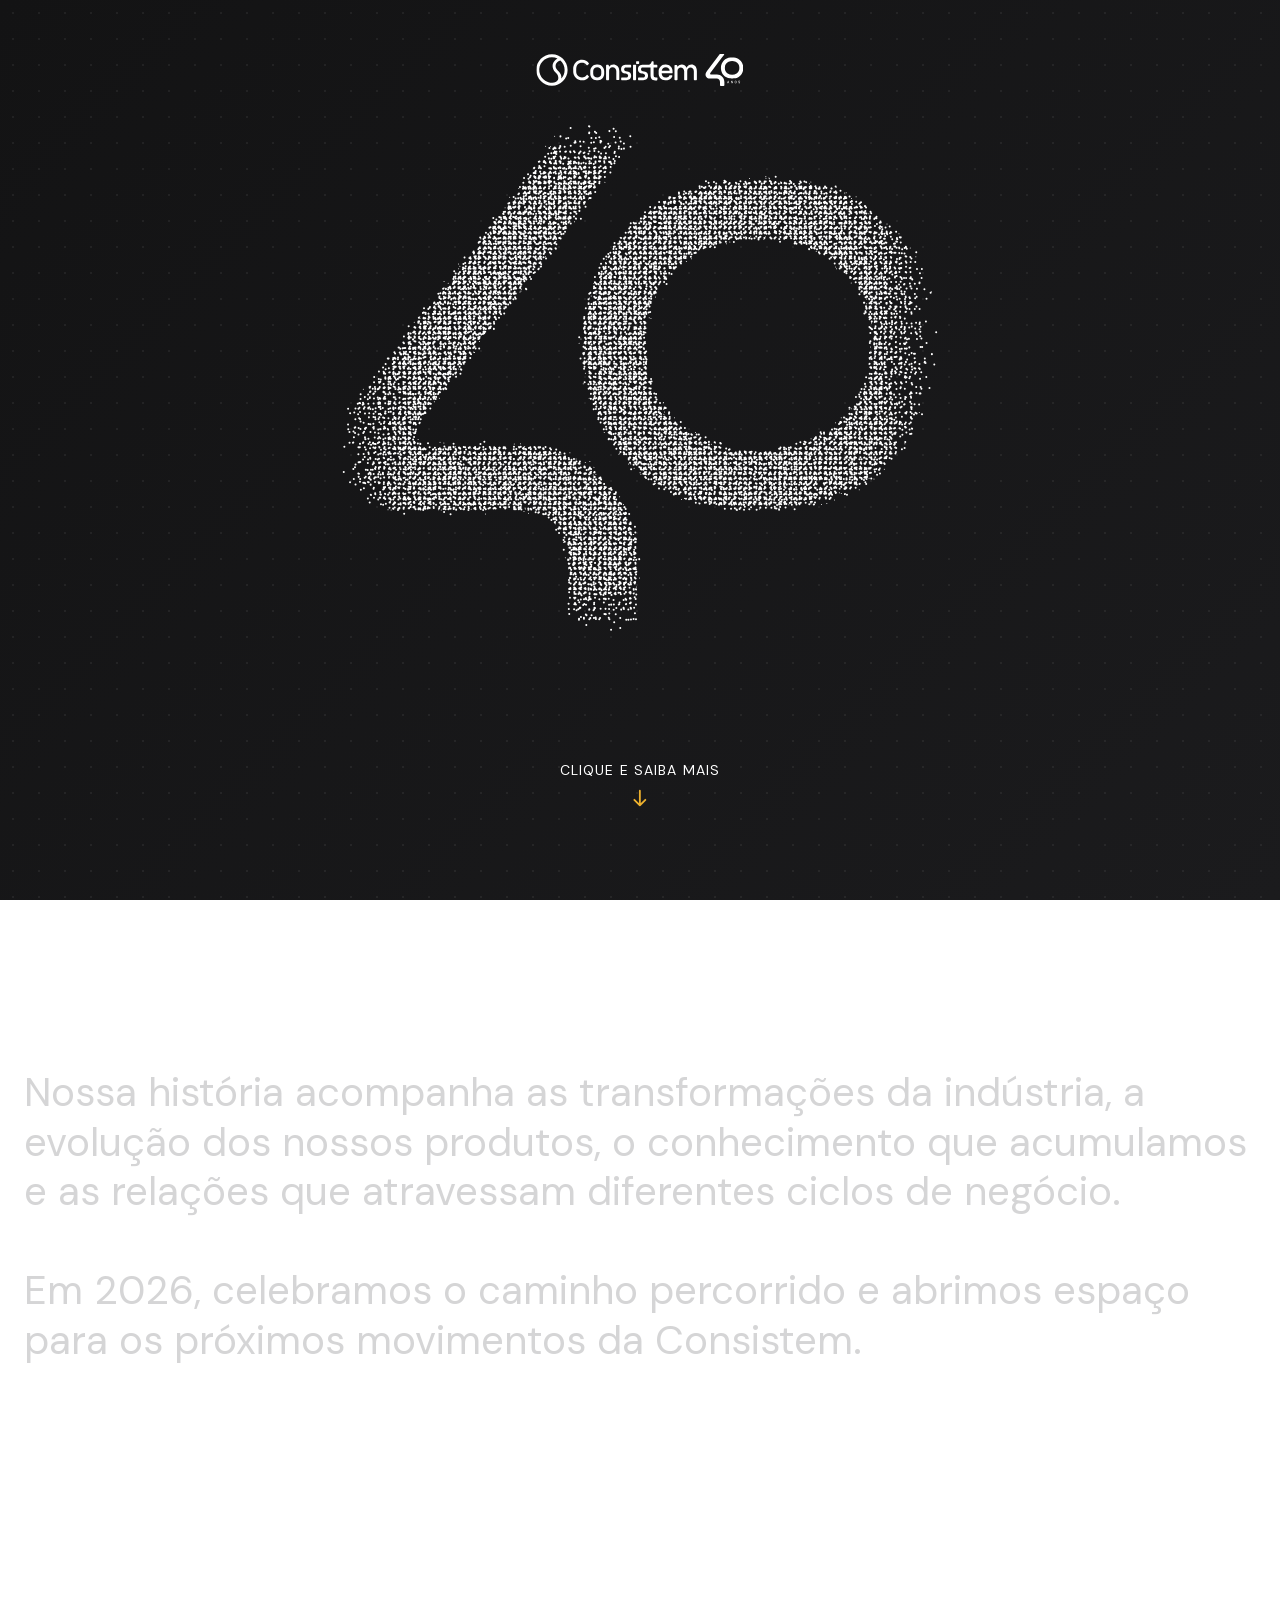
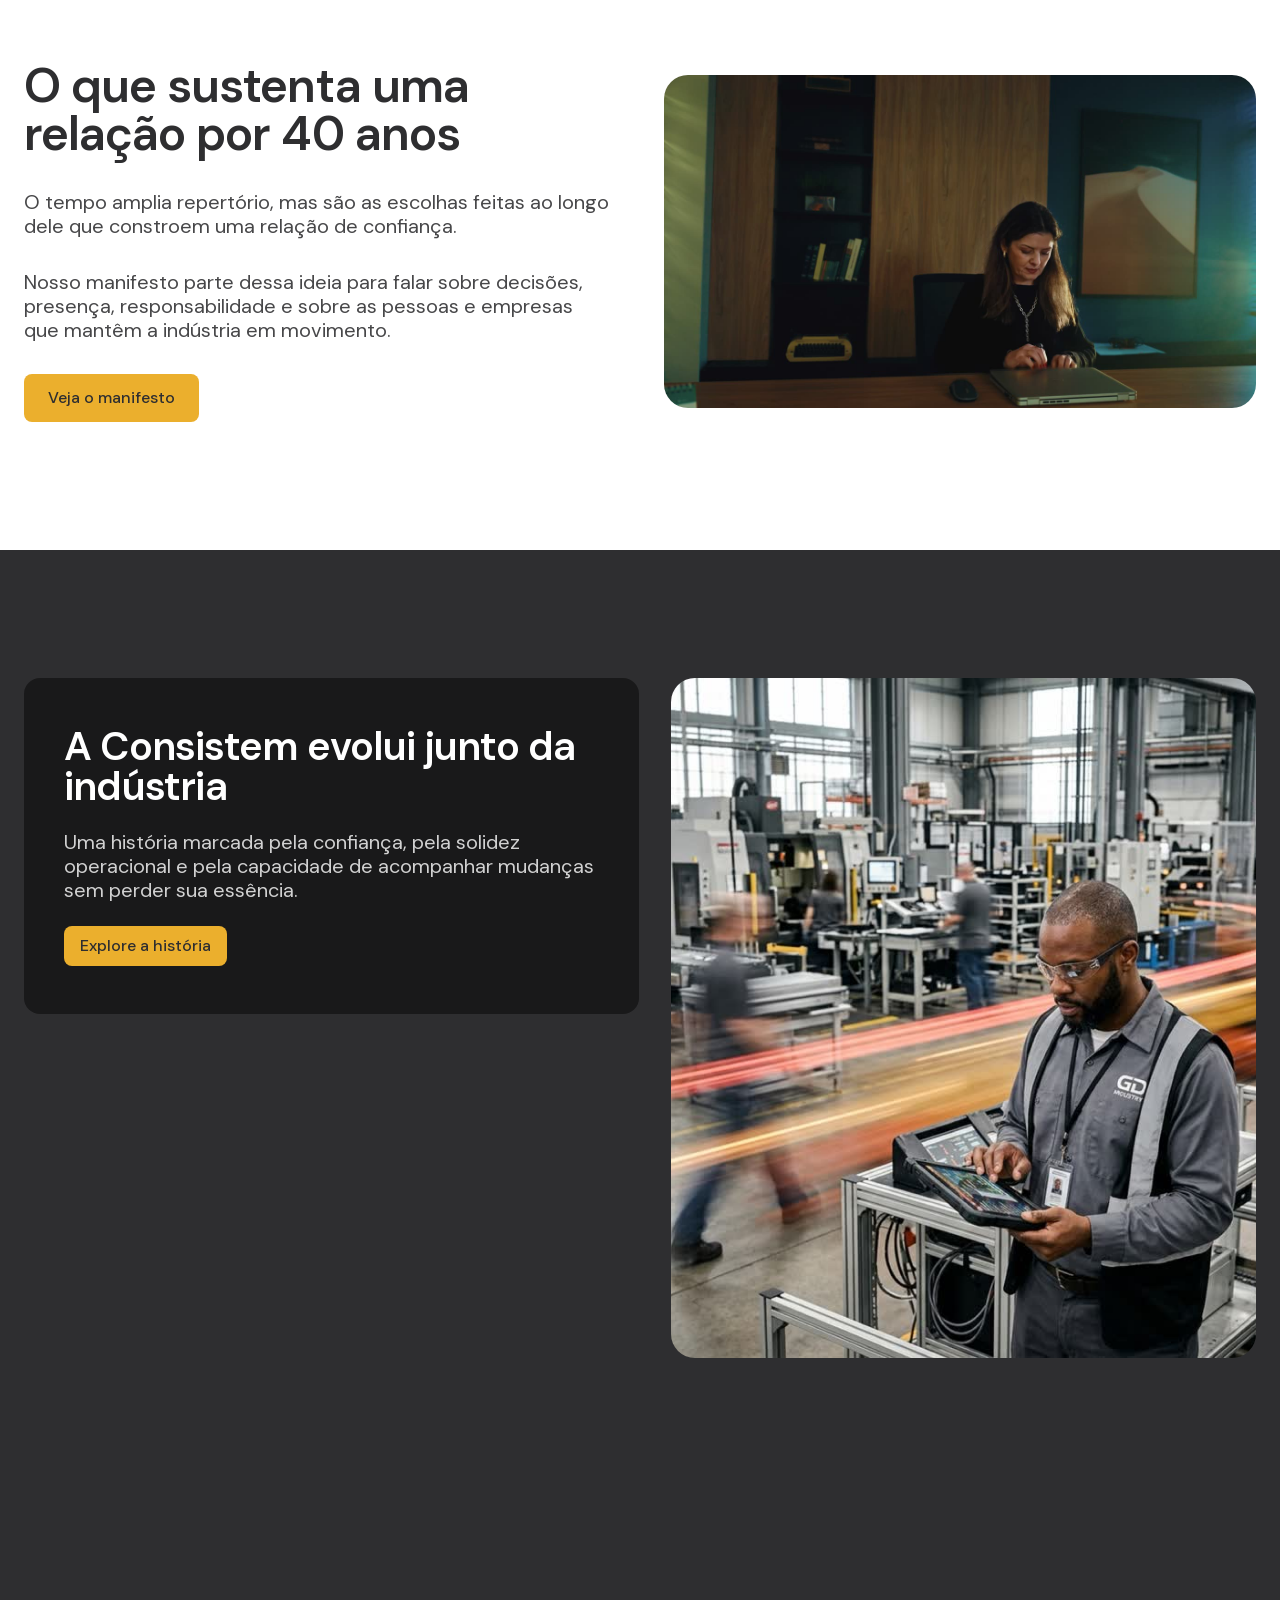
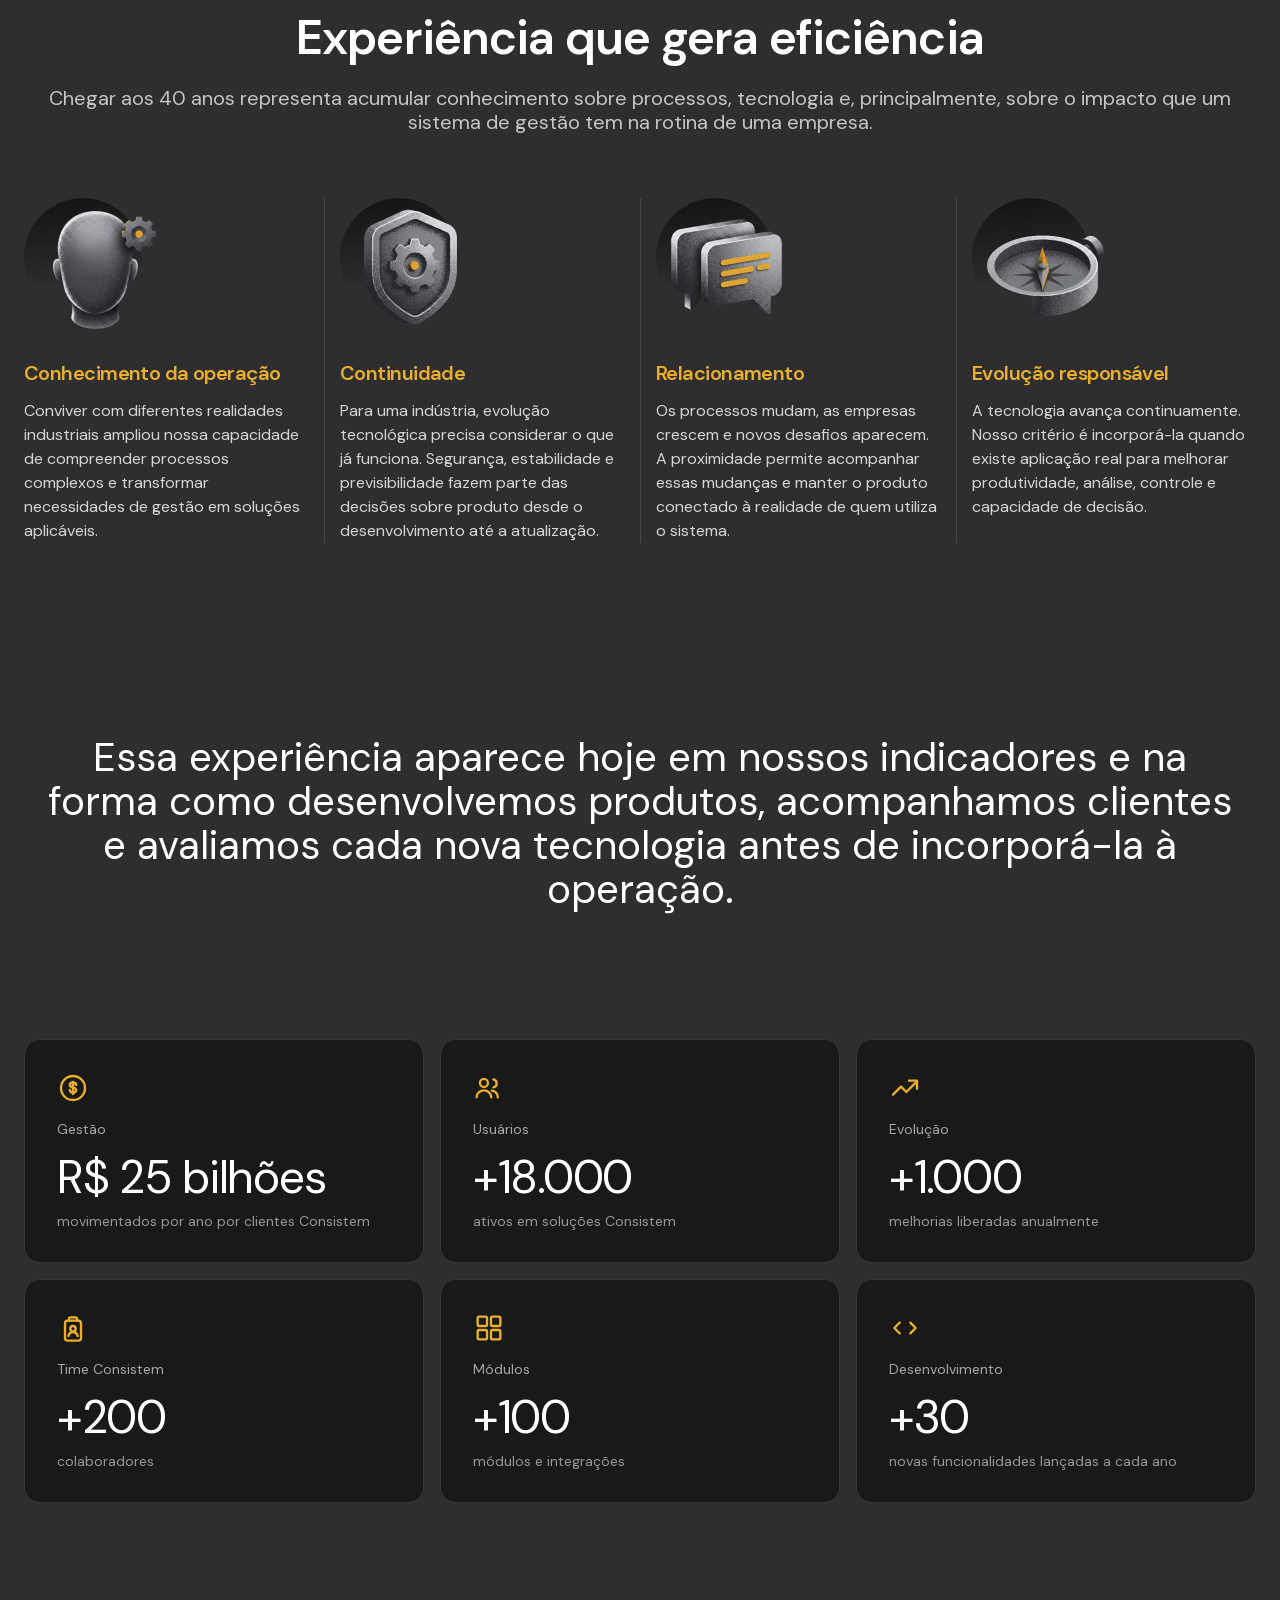
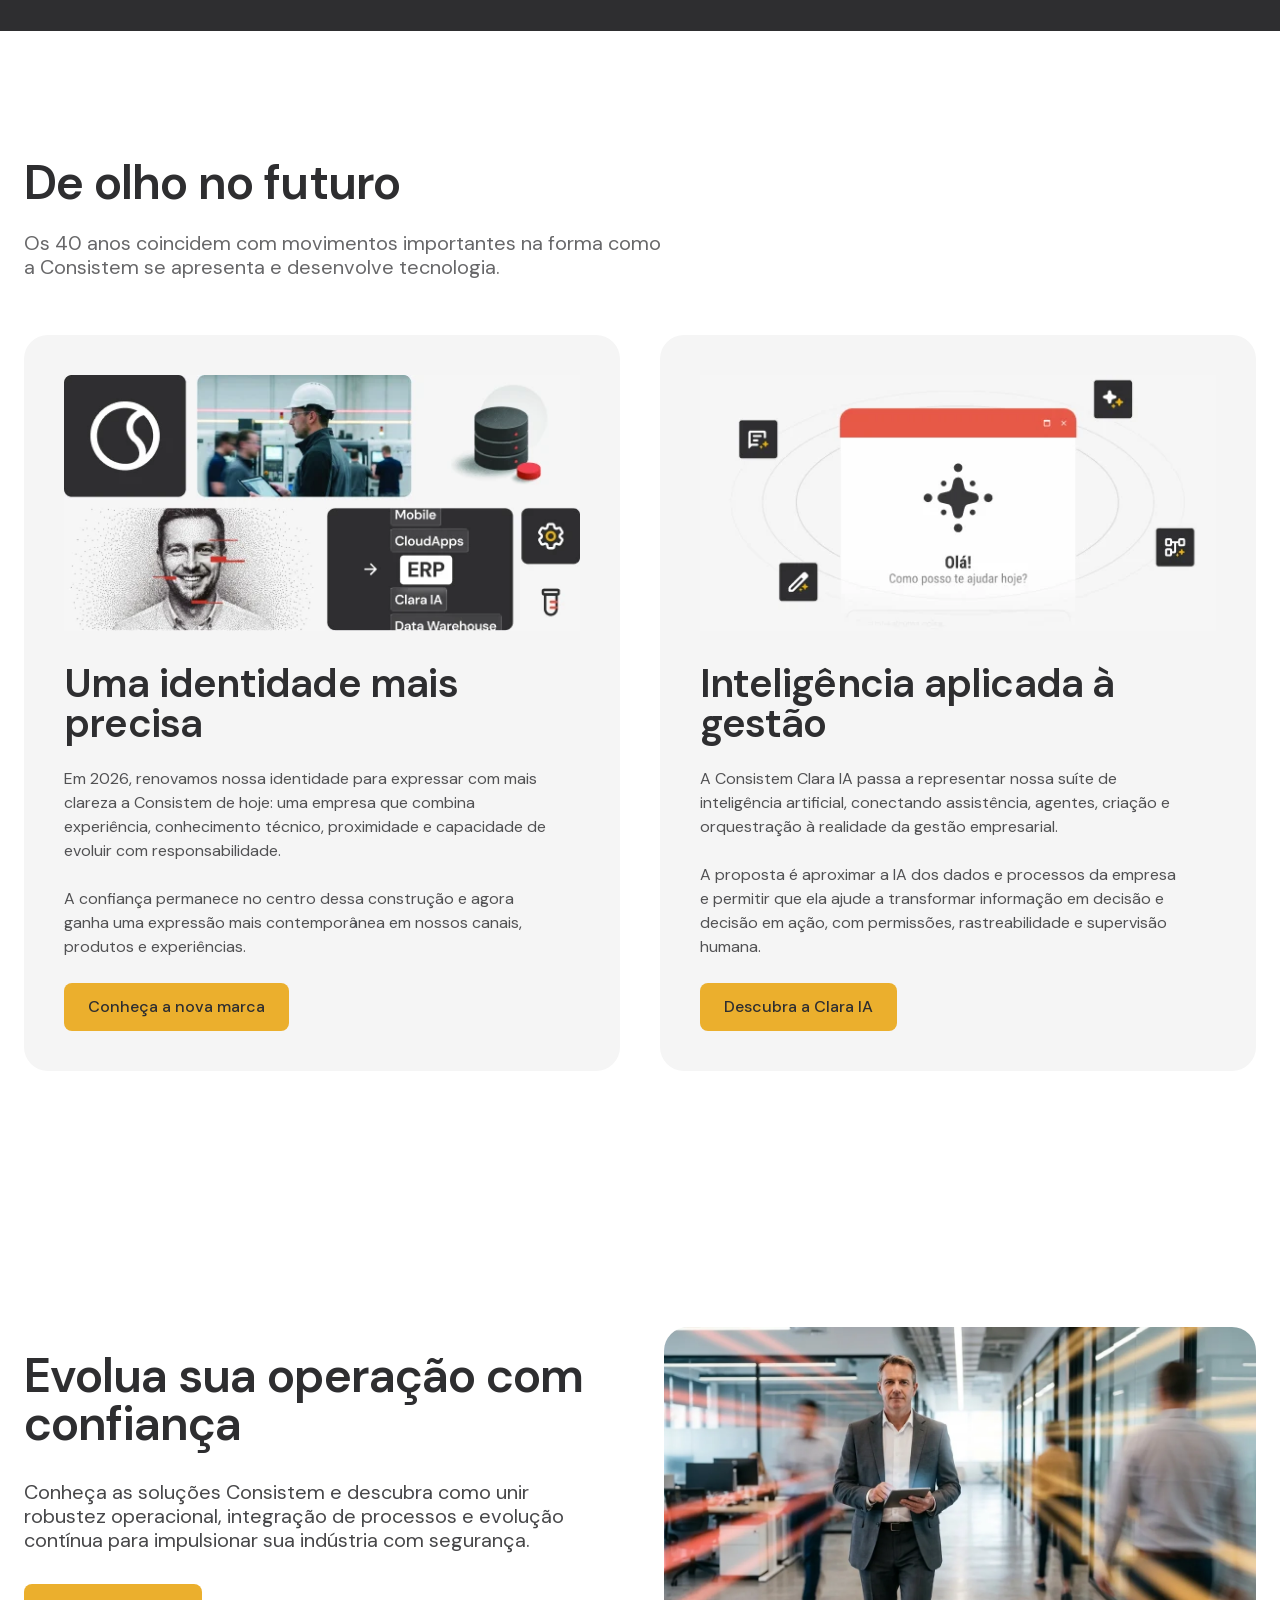
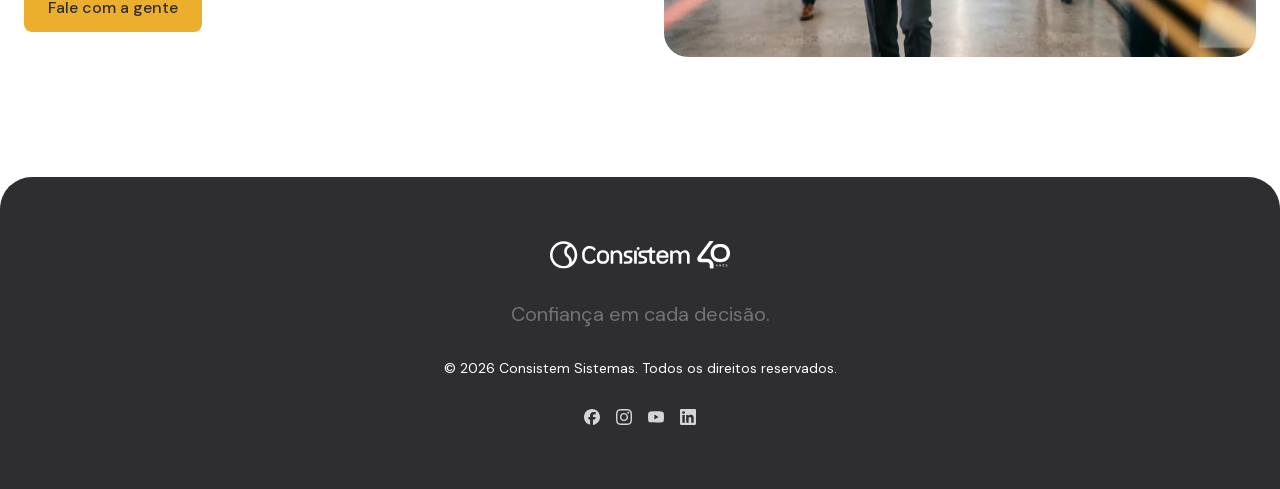
<file: index.html>
<!DOCTYPE html>
<html lang="pt-BR">
<head>
<meta charset="UTF-8" />
<meta name="viewport" content="width=device-width, initial-scale=1.0" />
<title>Consistem 40 anos — Confiança em cada decisão</title>
<meta name="description" content="Há 40 anos, a Consistem desenvolve tecnologia para empresas que precisam integrar processos, manter a operação segura e tomar decisões com mais clareza." />
<link rel="icon" type="image/png" href="assets/favicon-selo-40anos.png" />
<link rel="stylesheet" href="css/tokens.css" />
<link rel="stylesheet" href="css/styles.css" />
<link rel="stylesheet" href="css/preloader.css" />
<!-- Início a busca do script do preloader o quanto antes, em prioridade
     alta — ele é a única coisa que o "40" em partículas precisa pra
     aparecer, e some com a concorrência de outras coisas (como o vídeo do
     hero, que fica coberto pelo preloader mesmo, sem benefício nenhum em
     carregar rápido enquanto ele não for dispensado). -->
<link rel="preload" as="script" href="js/shape-40-data.js" fetchpriority="high" />
<link rel="preload" as="script" href="js/preloader.js" fetchpriority="high" />
<!-- Gate síncrono do preloader — precisa rodar ANTES do primeiro paint pra
     não piscar o hero normal e depois escondê-lo. Só ativa se: motion normal
     E ainda não visto nesta sessão (protótipo validado em
     _prototipos/particulas-40.html, coreografia em js/preloader.js).
     Qualquer reload (F5, Cmd+R, ou o hard reload Cmd+Shift+R) reseta a marca
     de "já visto" — não dá pra distinguir hard reload de reload normal via
     JS (os dois reportam type:"reload" na Navigation Timing API), então
     tratamos os dois como pedido de ver de novo; só navegação normal
     (voltar, clicar em link) preserva "já visto nesta sessão". -->
<script>
(function () {
  try {
    var nav = performance.getEntriesByType && performance.getEntriesByType('navigation')[0];
    var isReload = (nav && nav.type === 'reload') ||
      (window.performance && window.performance.navigation && window.performance.navigation.type === 1);
    if (isReload) sessionStorage.removeItem('preloaderSeen40');

    if (window.matchMedia('(prefers-reduced-motion: reduce)').matches) return;
    if (sessionStorage.getItem('preloaderSeen40') === '1') return;
    document.documentElement.classList.add('preloader-active');
  } catch (e) {}
})();
</script>
</head>
<body>

<!-- Preloader da Home — cortina opaca fixa com o "40" em partículas (mesmos
     dados/física do protótipo validado em _prototipos/particulas-40.html,
     hover incluso) + CTA "Clique e saiba mais". O hero real já existe
     embaixo na posição normal o tempo todo — a cortina só sobe (clique no
     CTA ou primeiro scroll/gesto) revelando ele. Ver js/preloader.js e
     css/preloader.css. Inerte/invisível sem .preloader-active na <html>. -->
<div class="preloader" id="preloader">
  <img class="preloader__logo" src="assets/logo-consistem.svg" alt="Consistem" />
  <canvas class="preloader__canvas" id="preloaderCanvas" aria-hidden="true"></canvas>
  <button class="preloader__cta" id="preloaderCta" type="button">
    <span class="preloader__cta-label">Clique e saiba mais</span>
    <span class="preloader__cta-arrow" aria-hidden="true">
      <svg width="22" height="22" viewBox="0 0 24 24" fill="none"><path d="M12 4v16M6 14l6 6 6-6" stroke="var(--color-accent-warm)" stroke-width="2" stroke-linecap="round" stroke-linejoin="round"/></svg>
    </span>
  </button>
</div>

<!-- Transição de entrada/navegação — 1 painel grafite cobrindo a tela, que
     sobe pra abrir quando o site termina de carregar. A mesma peça desce
     (fecha) e sobe de novo (reabre) nas trocas de seção via âncora (ver
     js/main.js) — o esqueleto pronto para, no futuro, servir de transição
     real entre páginas. -->
<div class="page-transition" id="pageTransition" aria-hidden="true">
  <div class="page-transition__panel"></div>
</div>

<!-- Sprite de ícones — grid 24px / traço 1.75 / sem preenchimento (tokens/primitive/icon.tokens.json).
     Desenhados do zero seguindo o brandbook (Seção 5.5), não reaproveitados do protótipo Figma
     "Templates Brandbook 2026" — brandbook é normativo para iconografia (CLAUDE.md, raiz do repo). -->
<svg style="display:none" aria-hidden="true">
  <symbol id="icon-users" viewBox="0 0 24 24">
    <path d="M8.2 11.2a3 3 0 100-6 3 3 0 000 6z" stroke-linejoin="round"/>
    <path d="M2.7 19c0-3 2.5-5.2 5.5-5.2s5.5 2.2 5.5 5.2" stroke-linecap="round" stroke-linejoin="round"/>
    <path d="M15.3 5.6a3 3 0 010 5.9" stroke-linecap="round"/>
    <path d="M14.3 13.9c2.5.5 4.3 2.4 4.3 5.1" stroke-linecap="round"/>
  </symbol>
  <symbol id="icon-coin" viewBox="0 0 24 24">
    <circle cx="12" cy="12" r="9"/>
    <path d="M12 7.5v9" stroke-linecap="round"/>
    <path transform="scale(-1,1) translate(-24,0)" d="M9.6 9.9c0-1.2 1.1-2 2.4-2s2.4.8 2.4 1.9c0 2.5-4.8 1.2-4.8 3.7 0 1.1 1.1 1.9 2.4 1.9s2.4-.8 2.4-1.9" stroke-linecap="round"/>
  </symbol>
  <symbol id="icon-trend" viewBox="0 0 24 24">
    <path d="M3 17l6-6 4 4 8-8" stroke-linecap="round" stroke-linejoin="round"/>
    <path d="M15 6.5h6V12.5" stroke-linecap="round" stroke-linejoin="round"/>
  </symbol>
  <symbol id="icon-badge" viewBox="0 0 24 24">
    <rect x="6" y="6.5" width="12" height="15" rx="2"/>
    <path d="M9 6.5V5a1 1 0 011-1h4a1 1 0 011 1v1.5" stroke-linecap="round"/>
    <circle cx="12" cy="12.5" r="2"/>
    <path d="M8.5 18c.5-1.8 1.9-3 3.5-3s3 1.2 3.5 3" stroke-linecap="round"/>
  </symbol>
  <symbol id="icon-grid" viewBox="0 0 24 24">
    <rect x="3.5" y="3.5" width="7" height="7" rx="1"/>
    <rect x="13.5" y="3.5" width="7" height="7" rx="1"/>
    <rect x="3.5" y="13.5" width="7" height="7" rx="1"/>
    <rect x="13.5" y="13.5" width="7" height="7" rx="1"/>
  </symbol>
  <symbol id="icon-code" viewBox="0 0 24 24">
    <path d="M8 8L4 12l4 4M16 8l4 4-4 4" stroke-linecap="round" stroke-linejoin="round"/>
  </symbol>
  <symbol id="icon-menu" viewBox="0 0 24 24">
    <path d="M4 7h16M4 12h16M4 17h16" stroke-linecap="round"/>
  </symbol>
  <symbol id="icon-close" viewBox="0 0 24 24">
    <path d="M6 6l12 12M18 6L6 18" stroke-linecap="round"/>
  </symbol>

  <!-- Redes sociais do rodapé (Figma node 955:4810, padrão institucional de
       LP) — sólidos/preenchidos (fill), não traço fino como o resto do
       sprite: são os glifos oficiais de cada rede. -->
  <symbol id="icon-social-facebook" viewBox="0 0 16 16">
    <path d="M7.99999 1.02805e-05C12.4183 1.02805e-05 16 3.58174 16 8C16 12.0902 12.9303 15.463 8.96921 15.9414V10.4447L11.1334 10.4447L11.5823 8.00001H8.96921V7.1354C8.96921 6.48946 9.09591 6.04227 9.38657 5.75657C9.67726 5.47085 10.1319 5.34663 10.7878 5.34663C10.9538 5.34663 11.1066 5.34828 11.2422 5.35158C11.4394 5.35639 11.6001 5.36468 11.712 5.37645V3.16033C11.6673 3.1479 11.6145 3.13548 11.5554 3.12325C11.4214 3.09555 11.2548 3.06884 11.0757 3.04538C10.7016 2.99637 10.2729 2.96155 9.97292 2.96155C8.7616 2.96155 7.84614 3.22069 7.20713 3.75747C6.43592 4.40528 6.06739 5.45749 6.06739 6.9466V8H4.41772V10.4447H6.06739V15.7644C2.58288 14.8999 0 11.7518 0 8C0 3.58174 3.58173 1.02805e-05 7.99999 1.02805e-05Z"/>
  </symbol>
  <symbol id="icon-social-instagram" viewBox="0 0 16 16">
    <path d="M12.2635 4.68141C11.7337 4.68245 11.3029 4.25347 11.3018 3.72365C11.3008 3.19384 11.7298 2.76305 12.2598 2.76201C12.7899 2.76097 13.2207 3.19021 13.2217 3.72002C13.2225 4.24984 12.7935 4.68038 12.2635 4.68141Z"/>
    <path fill-rule="evenodd" clip-rule="evenodd" d="M8.00765 12.1073C5.73939 12.1117 3.89673 10.2766 3.89234 8.00777C3.88792 5.73948 5.72357 3.89654 7.99184 3.89213C10.2606 3.88773 12.1035 5.72393 12.1079 7.99197C12.1123 10.2608 10.2762 12.1029 8.00765 12.1073ZM7.99469 5.33357C6.52244 5.33616 5.33063 6.53239 5.33322 8.00492C5.33607 9.47772 6.53255 10.6693 8.0048 10.6664C9.47758 10.6636 10.6694 9.46761 10.6665 7.99481C10.6637 6.52202 9.46722 5.33072 7.99469 5.33357Z"/>
    <path fill-rule="evenodd" clip-rule="evenodd" d="M2.74614 0.430986C3.25417 0.231917 3.83556 0.0955748 4.68677 0.0553988C5.54007 0.0144484 5.81248 0.00511401 7.98458 0.000968414C10.1572 -0.00317719 10.4296 0.00511241 11.2829 0.0429556C12.1344 0.079762 12.716 0.214032 13.2251 0.411029C13.7518 0.613983 14.1987 0.887188 14.644 1.33069C15.0893 1.7747 15.3635 2.22001 15.569 2.74594C15.7679 3.2545 15.9042 3.83537 15.9446 4.68712C15.9851 5.54015 15.9949 5.81231 15.9991 7.9847C16.0032 10.1568 15.9944 10.4295 15.9571 11.2833C15.92 12.1343 15.786 12.7162 15.589 13.225C15.3855 13.7517 15.1128 14.1986 14.6694 14.6439C14.2259 15.0895 13.78 15.3635 13.2541 15.5693C12.7456 15.7678 12.1647 15.9042 11.3135 15.9449C10.4602 15.9853 10.1878 15.9949 8.01491 15.999C5.84306 16.0032 5.57065 15.9949 4.71737 15.9573C3.86588 15.92 3.28398 15.786 2.77517 15.5892C2.24848 15.3855 1.80161 15.1131 1.3563 14.6693C0.91074 14.2256 0.636257 13.78 0.430972 13.2541C0.231905 12.7458 0.0960714 12.1646 0.0553818 11.3137C0.0146906 10.4601 0.00510338 10.1874 0.000959376 8.01529C-0.00320062 5.8429 0.00535778 5.57074 0.0426778 4.71744C0.0802666 3.8657 0.213758 3.28404 0.410753 2.77471C0.614219 2.24826 0.886897 1.80165 1.33091 1.35609C1.7744 0.910776 2.22022 0.636012 2.74614 0.430986ZM3.29436 14.2453C3.57663 14.3539 4.00015 14.4835 4.78009 14.5174C5.62405 14.554 5.87676 14.562 8.01232 14.5579C10.1486 14.554 10.4014 14.5449 11.2451 14.5052C12.0242 14.4682 12.4478 14.337 12.7292 14.2271C13.1028 14.0812 13.3687 13.9067 13.6481 13.6271C13.9275 13.3463 14.1004 13.0796 14.2451 12.7061C14.3539 12.4236 14.4833 11.9998 14.5172 11.2198C14.5543 10.3764 14.562 10.1234 14.5579 7.9873C14.554 5.85171 14.5449 5.59873 14.5048 4.75503C14.468 3.9756 14.3371 3.55205 14.2269 3.27082C14.081 2.89679 13.9071 2.63137 13.6266 2.35169C13.3461 2.072 13.0794 1.89963 12.7054 1.755C12.4236 1.64588 11.9996 1.51679 11.2202 1.48284C10.3762 1.44577 10.1232 1.43825 7.98717 1.4424C5.85162 1.44655 5.59891 1.4551 4.75521 1.49502C3.97553 1.53208 3.55251 1.66298 3.2705 1.77314C2.89725 1.91907 2.63131 2.09248 2.35164 2.3732C2.07247 2.65391 1.89959 2.92012 1.75496 3.29441C1.64662 3.57643 1.51623 4.00048 1.4828 4.77991C1.44599 5.62387 1.43822 5.87686 1.44236 8.01244C1.44626 10.1485 1.45532 10.4015 1.49498 11.2447C1.53153 12.0247 1.66345 12.4477 1.77311 12.7299C1.91903 13.1029 2.09296 13.3689 2.37315 13.6486C2.65387 13.9272 2.92059 14.1006 3.29436 14.2453Z"/>
  </symbol>
  <symbol id="icon-social-youtube" viewBox="0 0 16 16">
    <path fill-rule="evenodd" clip-rule="evenodd" d="M15.1643 3.22274C15.4126 3.47258 15.5909 3.78325 15.6813 4.12364C16.0159 5.38 16.0159 8 16.0159 8C16.0159 8 16.0159 10.62 15.6813 11.8764C15.5909 12.2168 15.4126 12.5274 15.1643 12.7773C14.9161 13.0271 14.6066 13.2074 14.2668 13.3C13.0159 13.6364 8.01587 13.6364 8.01587 13.6364C8.01587 13.6364 3.01587 13.6364 1.76496 13.3C1.42516 13.2074 1.11564 13.0271 0.867394 12.7773C0.619147 12.5274 0.440873 12.2168 0.350415 11.8764C0.0158692 10.62 0.0158691 8 0.0158691 8C0.0158691 8 0.0158692 5.38 0.350415 4.12364C0.440873 3.78325 0.619147 3.47258 0.867394 3.22274C1.11564 2.9729 1.42516 2.79264 1.76496 2.7C3.01587 2.36364 8.01587 2.36364 8.01587 2.36364C8.01587 2.36364 13.0159 2.36364 14.2668 2.7C14.6066 2.79264 14.9161 2.9729 15.1643 3.22274ZM10.5613 8.00002L6.37952 5.62093V10.3791L10.5613 8.00002Z"/>
  </symbol>
  <symbol id="icon-social-linkedin" viewBox="0 0 16 16">
    <path d="M14.8156 0H1.18125C0.528125 0 0 0.515625 0 1.15313V14.8438C0 15.4813 0.528125 16 1.18125 16H14.8156C15.4688 16 16 15.4813 16 14.8469V1.15313C16 0.515625 15.4688 0 14.8156 0ZM4.74687 13.6344H2.37188V5.99687H4.74687V13.6344ZM3.55938 4.95625C2.79688 4.95625 2.18125 4.34062 2.18125 3.58125C2.18125 2.82188 2.79688 2.20625 3.55938 2.20625C4.31875 2.20625 4.93437 2.82188 4.93437 3.58125C4.93437 4.3375 4.31875 4.95625 3.55938 4.95625ZM13.6344 13.6344H11.2625V9.92188C11.2625 9.0375 11.2469 7.89687 10.0281 7.89687C8.79375 7.89687 8.60625 8.8625 8.60625 9.85938V13.6344H6.2375V5.99687H8.5125V7.04063H8.54375C8.85937 6.44063 9.63438 5.80625 10.7875 5.80625C13.1906 5.80625 13.6344 7.3875 13.6344 9.44375V13.6344V13.6344Z"/>
  </symbol>
</svg>

<header class="site-header">
  <div class="site-header__pill">
    <a class="site-header__brand" href="#home" aria-label="Consistem — início">
      <img class="site-header__logo" src="assets/logo-consistem.svg" alt="Consistem" />
    </a>
    <nav class="site-header__nav" id="siteNav" aria-label="Navegação principal">
      <a href="#home" aria-current="page">Home</a>
      <a href="historia.html">História</a>
      <a href="manifesto.html">Manifesto</a>
      <a href="evolucao.html">Evolução</a>
    </nav>
    <a class="btn btn--warm btn--sm site-header__cta" href="historia.html">Saber mais</a>
    <button class="nav-toggle" id="navToggle" aria-label="Abrir menu" aria-expanded="false" aria-controls="siteNav">
      <svg class="icon"><use href="#icon-menu"></use></svg>
    </button>
  </div>
</header>

<main>

  <!-- Hero — vídeo institucional de fundo em loop, 100vh/100vw, navbar
       flutuando por cima. hero-poster.jpg como poster/fallback — frame
       REAL e visível do vídeo (não mais preto sólido — ver 2026-08-31
       "pôster preto" logo abaixo pro histórico dessa ida e vinda).
       SEM `autoplay` e com `data-src` de propósito: `autoplay` faz o browser IGNORAR
       preload="none" e baixar o vídeo inteiro já no load, mesmo 100% coberto pela
       cortina do preloader, roubando banda do preloader.js e das imagens (histórico
       real: chegou a ser 83% do peso da página numa versão anterior). Quem dá play é
       startHeroVideo() em js/main.js, chamado assim que a cortina sai (ou de imediato,
       quando não há preloader).
       2026-08-31: trocado de "vídeo inteiro (115s) silenciado" pra um RECORTE curto
       (5s, começo do vídeo — 2 cenas de escritório, antes do cartão de título
       "confiança {") com fade-in/fade-out de 0.4s cada, pedido explícito por causa de
       reclamação de qualidade — um trecho curto permite bitrate bem mais alto pro
       mesmo peso final (webm 748KB / mp4 804KB, ambos MENORES que os 2,4MB do loop de
       115s anterior, com resolução maior: 1280×720 em vez de 640×360). O fade
       mascara a costura do loop (`loop` nativo do <video> reinicia direto no fim do
       arquivo) — nessa época o poster tinha virado preto sólido pra casar com o 1º
       frame real do vídeo (que é preto por causa do fade-in), evitando um flash
       perceptível na 1ª reprodução.
       2026-08-31 (mesmo dia, revisto): poster preto REVERTIDO pra um frame real e
       visível — autoplay falha "muitas vezes" no mobile por limitação do próprio
       sistema (pedido explícito), e nesse caso o poster é a única coisa que a
       pessoa vê pra sempre; um poster preto nesse cenário parece página quebrada.
       Troca aceita conscientemente: com autoplay funcionando, volta a existir um
       flash sutil (poster visível -> vídeo entra preto -> funde) — pior que um
       poster preto permanente quando autoplay falha. WebM (VP9) vem primeiro —
       melhor qualidade por byte — com MP4 (H.264) como fallback, ordem padrão de
       progressive enhancement do <source>. -->
  <section class="hero" id="home">
    <div class="hero__media" aria-hidden="true">
      <video class="js-hero-video" muted loop playsinline preload="none" poster="assets/hero-poster.jpg">
        <source data-src="assets/video/manifesto-loop.webm" type="video/webm" />
        <source data-src="assets/video/manifesto-loop.mp4" type="video/mp4" />
      </video>
    </div>
    <div class="hero__scrim" aria-hidden="true"></div>
    <div class="container">
      <h1 class="hero__heading">
        <span class="is-light">Confiança em</span> <span class="is-emphasis">cada</span> <span class="is-semibold">decisão</span>
      </h1>
      <div class="hero__actions">
        <p class="text-p hero__support">Há 40 anos, a Consistem desenvolve tecnologia para empresas que precisam integrar processos, manter a operação segura e tomar decisões com mais clareza.</p>
        <div class="hero__buttons">
          <a class="btn btn--warm btn--md" href="manifesto.html">Ver manifesto</a>
          <a class="btn btn--outline btn--md" href="historia.html">Conhecer a história</a>
        </div>
      </div>
    </div>
  </section>

  <!-- Texto que "abria" o hero (parágrafos 2 e 3 originais) agora abre esta seção,
       revelado letra a letra via GSAP ScrollTrigger conforme o scroll avança
       (ver #fundamentosLead em main.js). -->
  <section class="section-pad section--light" id="fundamentos">
    <div class="container">
      <p class="fundamentos-lead" id="fundamentosLead" aria-label="Nossa história acompanha as transformações da indústria, a evolução dos nossos produtos, o conhecimento que acumulamos e as relações que atravessam diferentes ciclos de negócio. Em 2026, celebramos o caminho percorrido e abrimos espaço para os próximos movimentos da Consistem.">
        <span class="fundamentos-lead__visual" aria-hidden="true">
          <span class="fundamentos-lead__block">Nossa história acompanha as transformações da indústria, a evolução dos nossos produtos, o conhecimento que acumulamos e as relações que atravessam diferentes ciclos de negócio.</span>
          <br />
          <span class="fundamentos-lead__block">Em 2026, celebramos o caminho percorrido e abrimos espaço para os próximos movimentos da Consistem.</span>
        </span>
      </p>
    </div>
  </section>

  <!-- O que sustenta uma relação por 40 anos — antes tinha o vídeo do manifesto
       embutido aqui; trocado por só a imagem de capa (mesmo frame que já era o
       poster do vídeo) + CTA pro manifesto completo (pedido explícito). -->
  <section class="about section--light" id="sustentacao">
    <div class="container about__grid">
      <div class="about__content">
        <h2 class="text-h2">O que sustenta uma relação por 40 anos</h2>
        <p class="text-p text-p-lg">O tempo amplia repertório, mas são as escolhas feitas ao longo dele que constroem uma relação de confiança.</p>
        <p class="text-p text-p-lg">Nosso manifesto parte dessa ideia para falar sobre decisões, presença, responsabilidade e sobre as pessoas e empresas que mantêm a indústria em movimento.</p>
        <a class="btn btn--warm btn--md" href="manifesto.html">Veja o manifesto</a>
      </div>
      <div class="about__media">
        <img src="assets/manifesto-poster.jpg" alt="" width="1280" height="720" loading="lazy" decoding="async" />
      </div>
    </div>
  </section>

  <!-- Evolução da marca -->
  <section class="evolve" id="trajetoria">
    <div class="container evolve__grid">
      <div class="evolve__stack">
        <div class="card-quote">
          <h3 class="text-h3">A Consistem evolui junto da indústria</h3>
          <p class="text-p text-p-lg">Uma história marcada pela confiança, pela solidez operacional e pela capacidade de acompanhar mudanças sem perder sua essência.</p>
          <a class="btn btn--warm btn--sm" href="historia.html">Explore a história</a>
        </div>
        <div class="evolve__photo">
          <video class="js-lazy-video" muted loop playsinline preload="none" aria-label="Animação de um card de produto Consistem em uso">
            <source data-src="assets/video/card.mp4" type="video/mp4" />
          </video>
        </div>
      </div>
      <div class="evolve__campaign">
        <img src="assets/fabrica-industria.jpg" alt="Operador de fábrica acompanhando indicadores em tablet no chão de fábrica" width="1000" height="746" loading="lazy" decoding="async" />
      </div>
    </div>
  </section>

  <!-- Experiência que gera eficiência -->
  <section class="experience" id="experiencia">
    <div class="container experience__stack">
      <div class="experience__intro">
        <h2 class="text-h2">Experiência que gera eficiência</h2>
        <p class="text-p text-p-lg">Chegar aos 40 anos representa acumular conhecimento sobre processos, tecnologia e, principalmente, sobre o impacto que um sistema de gestão tem na rotina de uma empresa.</p>
      </div>
      <div class="experience__grid">
        <div class="experience-item">
          <img class="experience-item__icon" src="assets/icons-experiencia/conhecimento-operacao.png" alt="" width="141" height="141" loading="lazy" decoding="async" />
          <h3 class="text-h4">Conhecimento da operação</h3>
          <p class="text-p">Conviver com diferentes realidades industriais ampliou nossa capacidade de compreender processos complexos e transformar necessidades de gestão em soluções aplicáveis.</p>
        </div>
        <div class="experience-item">
          <img class="experience-item__icon" src="assets/icons-experiencia/continuidade.png" alt="" width="141" height="141" loading="lazy" decoding="async" />
          <h3 class="text-h4">Continuidade</h3>
          <p class="text-p">Para uma indústria, evolução tecnológica precisa considerar o que já funciona. Segurança, estabilidade e previsibilidade fazem parte das decisões sobre produto desde o desenvolvimento até a atualização.</p>
        </div>
        <div class="experience-item">
          <img class="experience-item__icon" src="assets/icons-experiencia/relacionamento.png" alt="" width="141" height="141" loading="lazy" decoding="async" />
          <h3 class="text-h4">Relacionamento</h3>
          <p class="text-p">Os processos mudam, as empresas crescem e novos desafios aparecem. A proximidade permite acompanhar essas mudanças e manter o produto conectado à realidade de quem utiliza o sistema.</p>
        </div>
        <div class="experience-item">
          <img class="experience-item__icon" src="assets/icons-experiencia/evolucao-responsavel.png" alt="" width="141" height="141" loading="lazy" decoding="async" />
          <h3 class="text-h4">Evolução responsável</h3>
          <p class="text-p">A tecnologia avança continuamente. Nosso critério é incorporá-la quando existe aplicação real para melhorar produtividade, análise, controle e capacidade de decisão.</p>
        </div>
      </div>
      <p class="experience__lead">Essa experiência aparece hoje em nossos indicadores e na forma como desenvolvemos produtos, acompanhamos clientes e avaliamos cada nova tecnologia antes de incorporá-la à operação.</p>
      <div class="stats__grid">
        <div class="stat-card">
          <svg class="icon icon--lg stat-card__icon"><use href="#icon-coin"></use></svg>
          <span class="stat-card__label">Gestão</span>
          <span class="stat-card__number">R$ 25 bilhões</span>
          <span class="stat-card__caption">movimentados por ano por clientes Consistem</span>
        </div>
        <div class="stat-card">
          <svg class="icon icon--lg stat-card__icon"><use href="#icon-users"></use></svg>
          <span class="stat-card__label">Usuários</span>
          <span class="stat-card__number">+18.000</span>
          <span class="stat-card__caption">ativos em soluções Consistem</span>
        </div>
        <div class="stat-card">
          <svg class="icon icon--lg stat-card__icon"><use href="#icon-trend"></use></svg>
          <span class="stat-card__label">Evolução</span>
          <span class="stat-card__number">+1.000</span>
          <span class="stat-card__caption">melhorias liberadas anualmente</span>
        </div>
        <div class="stat-card">
          <svg class="icon icon--lg stat-card__icon"><use href="#icon-badge"></use></svg>
          <span class="stat-card__label">Time Consistem</span>
          <span class="stat-card__number">+200</span>
          <span class="stat-card__caption">colaboradores</span>
        </div>
        <div class="stat-card">
          <svg class="icon icon--lg stat-card__icon"><use href="#icon-grid"></use></svg>
          <span class="stat-card__label">Módulos</span>
          <span class="stat-card__number">+100</span>
          <span class="stat-card__caption">módulos e integrações</span>
        </div>
        <div class="stat-card">
          <svg class="icon icon--lg stat-card__icon"><use href="#icon-code"></use></svg>
          <span class="stat-card__label">Desenvolvimento</span>
          <span class="stat-card__number">+30</span>
          <span class="stat-card__caption">novas funcionalidades lançadas a cada ano</span>
        </div>
      </div>
    </div>
  </section>

  <!-- De olho no futuro -->
  <section class="future section--light" id="futuro">
    <div class="container">
      <div class="future__intro">
        <h2 class="text-h2">De olho no futuro</h2>
        <p class="text-p text-p-lg">Os 40 anos coincidem com movimentos importantes na forma como a Consistem se apresenta e desenvolve tecnologia.</p>
      </div>
      <div class="future__grid">
        <div class="future-item">
          <img class="future-item__art" src="assets/img-futuro/nova-marca.webp" alt="" width="528" height="262" loading="lazy" decoding="async" />
          <h3 class="text-h3">Uma identidade mais precisa</h3>
          <p class="text-p">Em 2026, renovamos nossa identidade para expressar com mais clareza a Consistem de hoje: uma empresa que combina experiência, conhecimento técnico, proximidade e capacidade de evoluir com responsabilidade.</p>
          <p class="text-p">A confiança permanece no centro dessa construção e agora ganha uma expressão mais contemporânea em nossos canais, produtos e experiências.</p>
          <a class="btn btn--warm btn--md" href="https://consistem.com.br/nova-marca/?utm_source=lp&utm_medium=botao&utm_campaign=40-anos" target="_blank" rel="noopener">Conheça a nova marca</a>
        </div>
        <div class="future-item">
          <img class="future-item__art" src="assets/img-futuro/clara-ia.webp" alt="" width="528" height="262" loading="lazy" decoding="async" />
          <h3 class="text-h3">Inteligência aplicada à gestão</h3>
          <p class="text-p">A Consistem Clara IA passa a representar nossa suíte de inteligência artificial, conectando assistência, agentes, criação e orquestração à realidade da gestão empresarial.</p>
          <p class="text-p">A proposta é aproximar a IA dos dados e processos da empresa e permitir que ela ajude a transformar informação em decisão e decisão em ação, com permissões, rastreabilidade e supervisão humana.</p>
          <a class="btn btn--warm btn--md" href="evolucao.html#clara-ia">Descubra a Clara IA</a>
        </div>
      </div>
    </div>
  </section>

  <!-- Evolução -->
  <section class="about about--media-right section--light pre-footer" id="evolucao">
    <div class="container about__grid">
      <div class="about__content">
        <h2 class="text-h2">Evolua sua operação com confiança</h2>
        <p class="text-p text-p-lg">Conheça as soluções Consistem e descubra como unir robustez operacional, integração de processos e evolução contínua para impulsionar sua indústria com segurança.</p>
        <a class="btn btn--warm btn--md" href="https://consistem.com.br/demonstracao/?utm_source=lp&utm_medium=botao&utm_campaign=40-anos" target="_blank" rel="noopener">Fale com a gente</a>
      </div>
      <div class="about__media">
        <img src="assets/executivo-lideranca.webp" alt="Executivo Consistem caminhando por um escritório com um tablet em mãos" width="1376" height="768" loading="lazy" decoding="async" />
      </div>
    </div>
  </section>

</main>

<footer class="site-footer">
  <div class="site-footer__stack">
    <img class="site-footer__logo" src="assets/logotema-40-anos.svg" alt="Consistem 40 anos" width="180" height="28" />
    <p class="site-footer__tagline">Confiança em cada decisão.</p>
    <p class="site-footer__copyright">© 2026 Consistem Sistemas. Todos os direitos reservados.</p>
    <div class="site-footer__social">
      <a href="https://www.facebook.com/consistem/?locale=pt_BR" target="_blank" rel="noopener" aria-label="Facebook"><svg class="site-footer__social-icon" aria-hidden="true"><use href="#icon-social-facebook"></use></svg></a>
      <a href="https://www.instagram.com/consistem" target="_blank" rel="noopener" aria-label="Instagram"><svg class="site-footer__social-icon" aria-hidden="true"><use href="#icon-social-instagram"></use></svg></a>
      <a href="https://www.youtube.com/@consistemsistemas" target="_blank" rel="noopener" aria-label="YouTube"><svg class="site-footer__social-icon" aria-hidden="true"><use href="#icon-social-youtube"></use></svg></a>
      <a href="https://www.linkedin.com/company/consistem-sistemas-ltda/" target="_blank" rel="noopener" aria-label="LinkedIn"><svg class="site-footer__social-icon" aria-hidden="true"><use href="#icon-social-linkedin"></use></svg></a>
    </div>
  </div>
</footer>


<script src="js/vendor/gsap.min.js"></script>
<script src="js/vendor/ScrollTrigger.min.js"></script>
<script src="js/main.js"></script>
<script src="js/shape-40-data.js" async fetchpriority="high"></script>
<script src="js/preloader.js" async fetchpriority="high"></script>
</body>
</html>
</file>
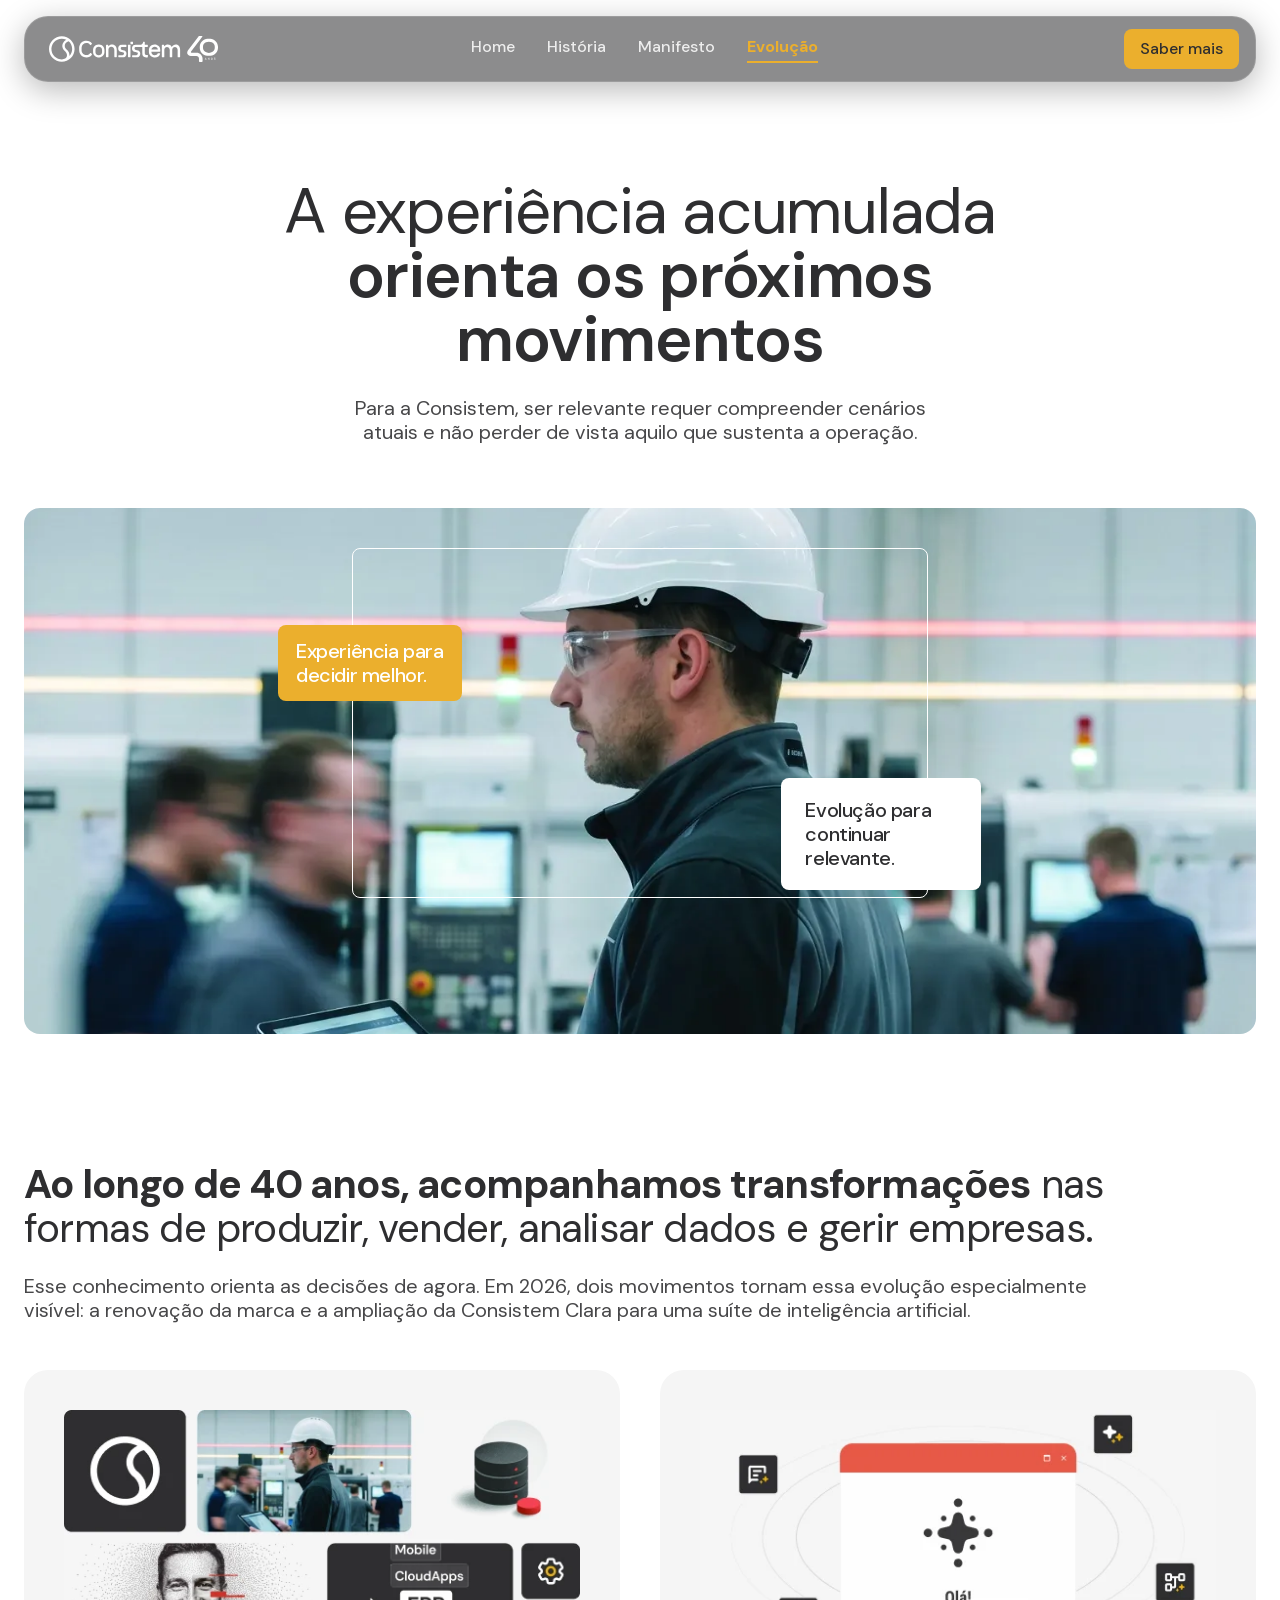
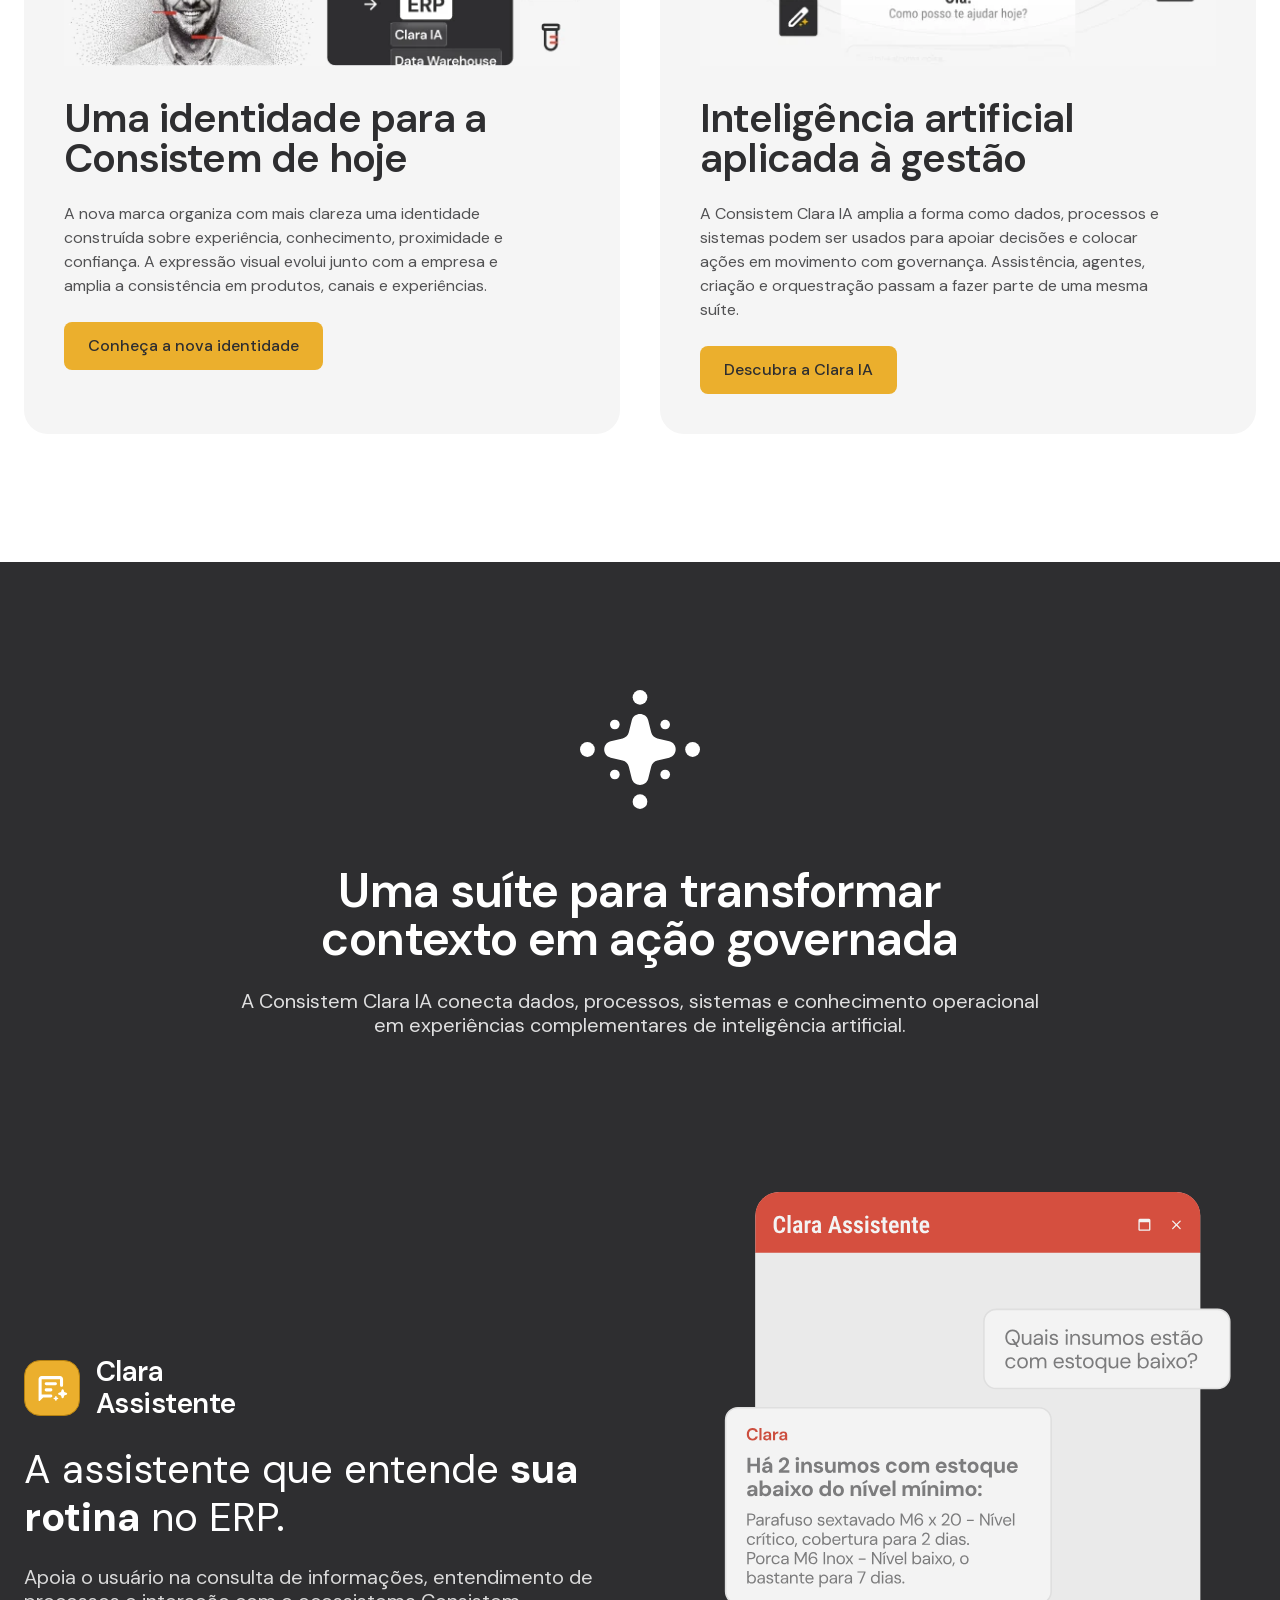
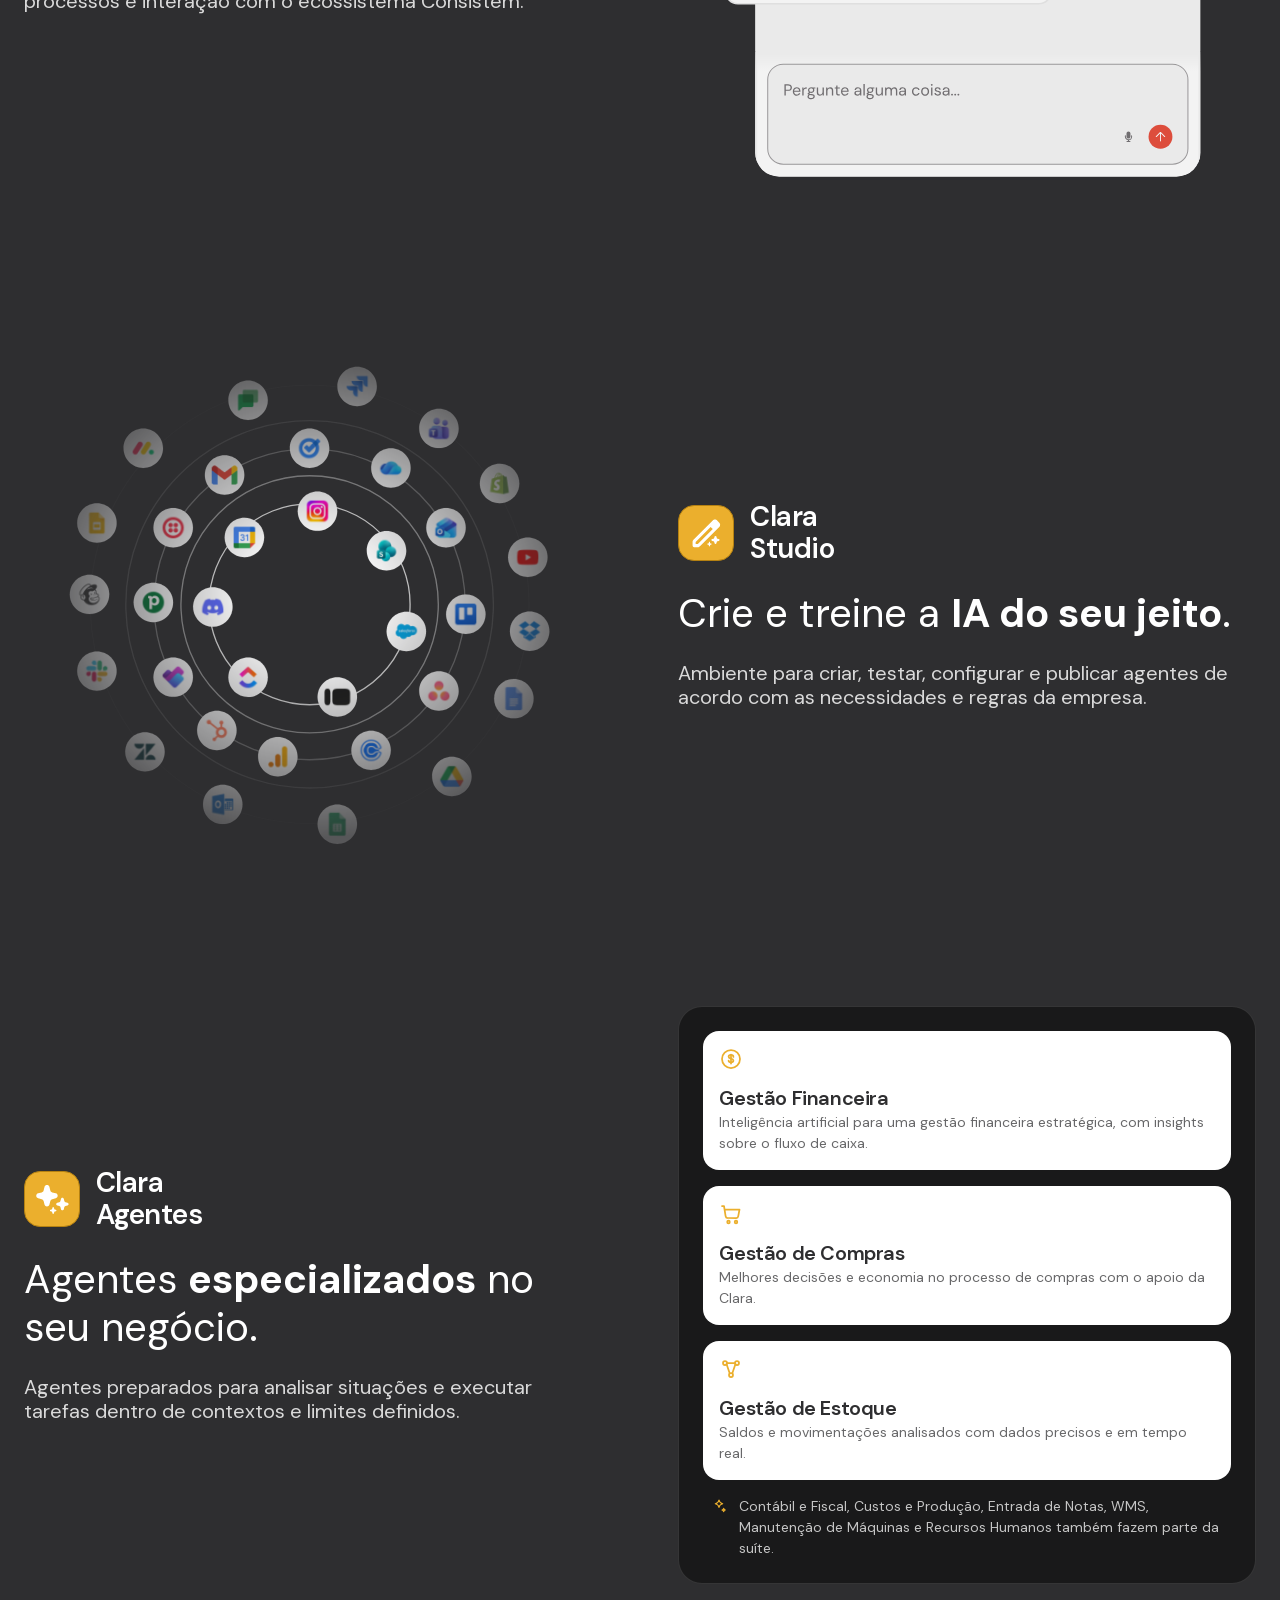
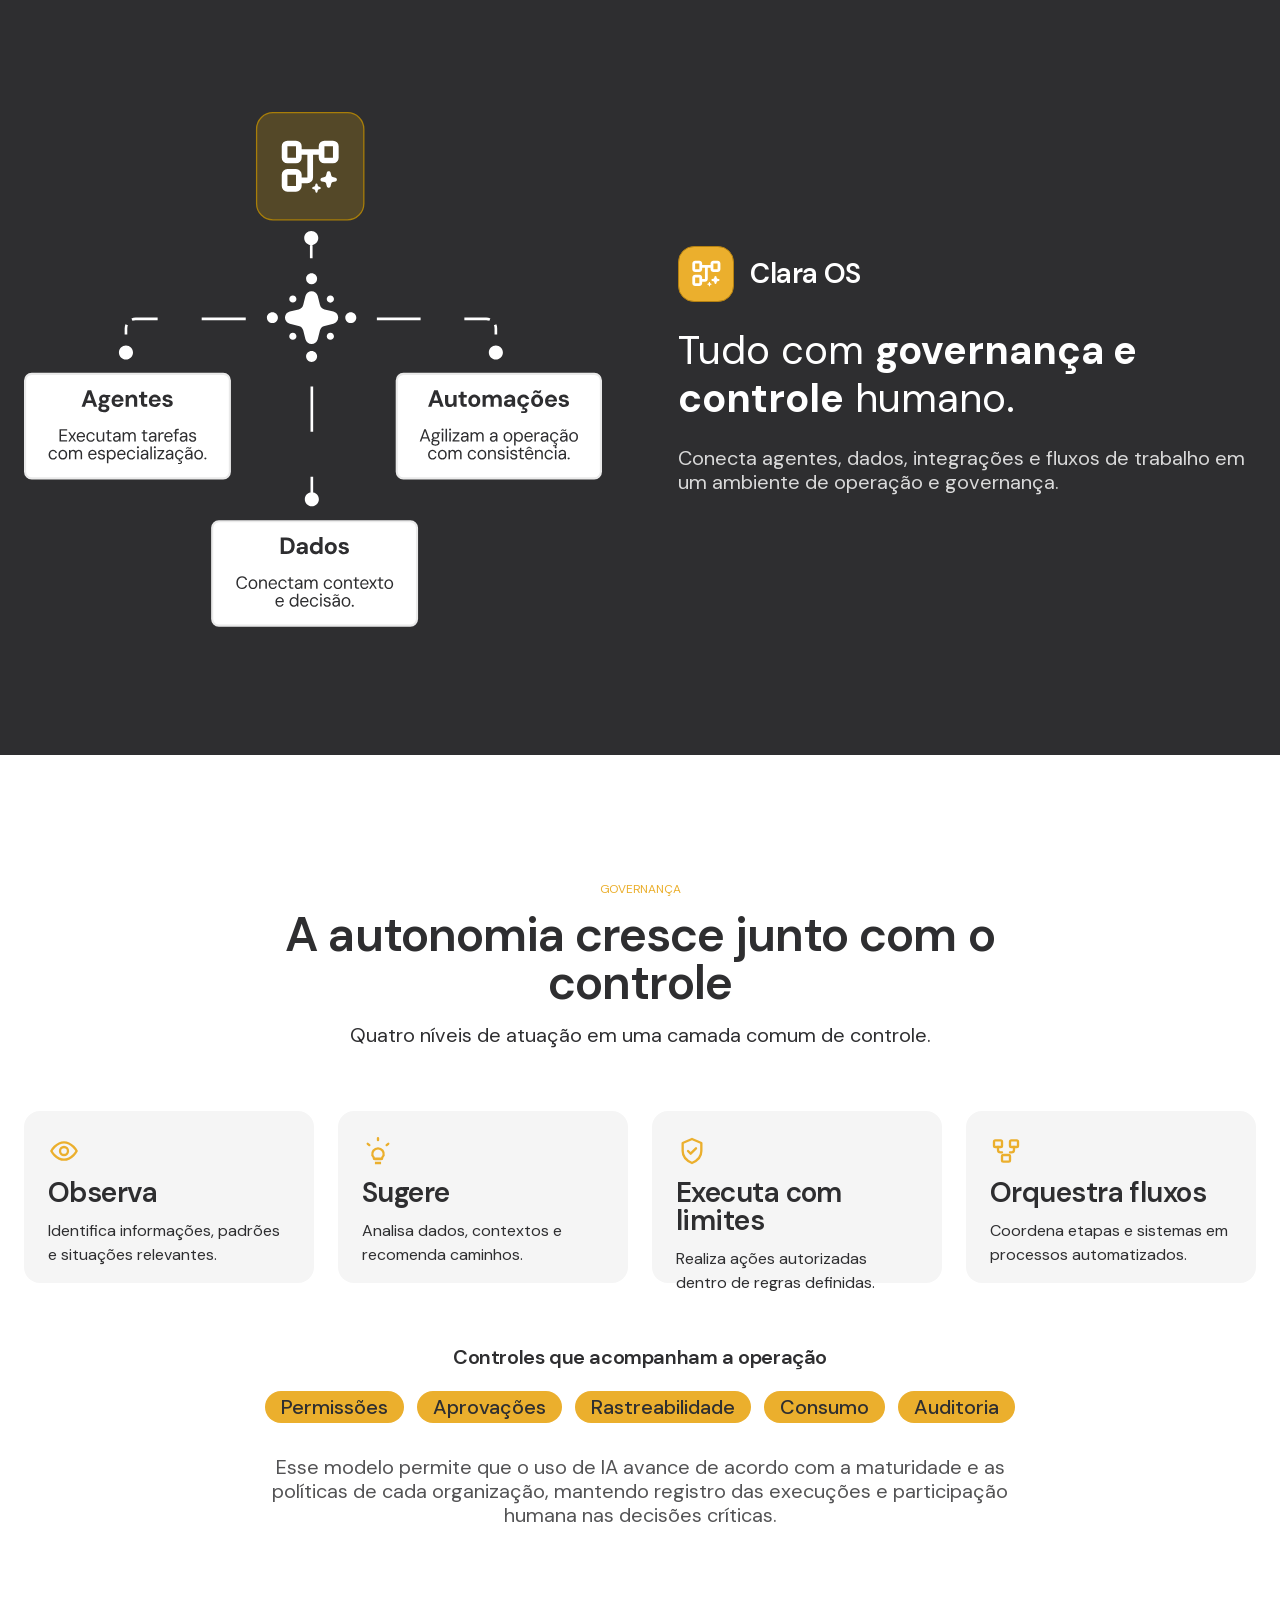
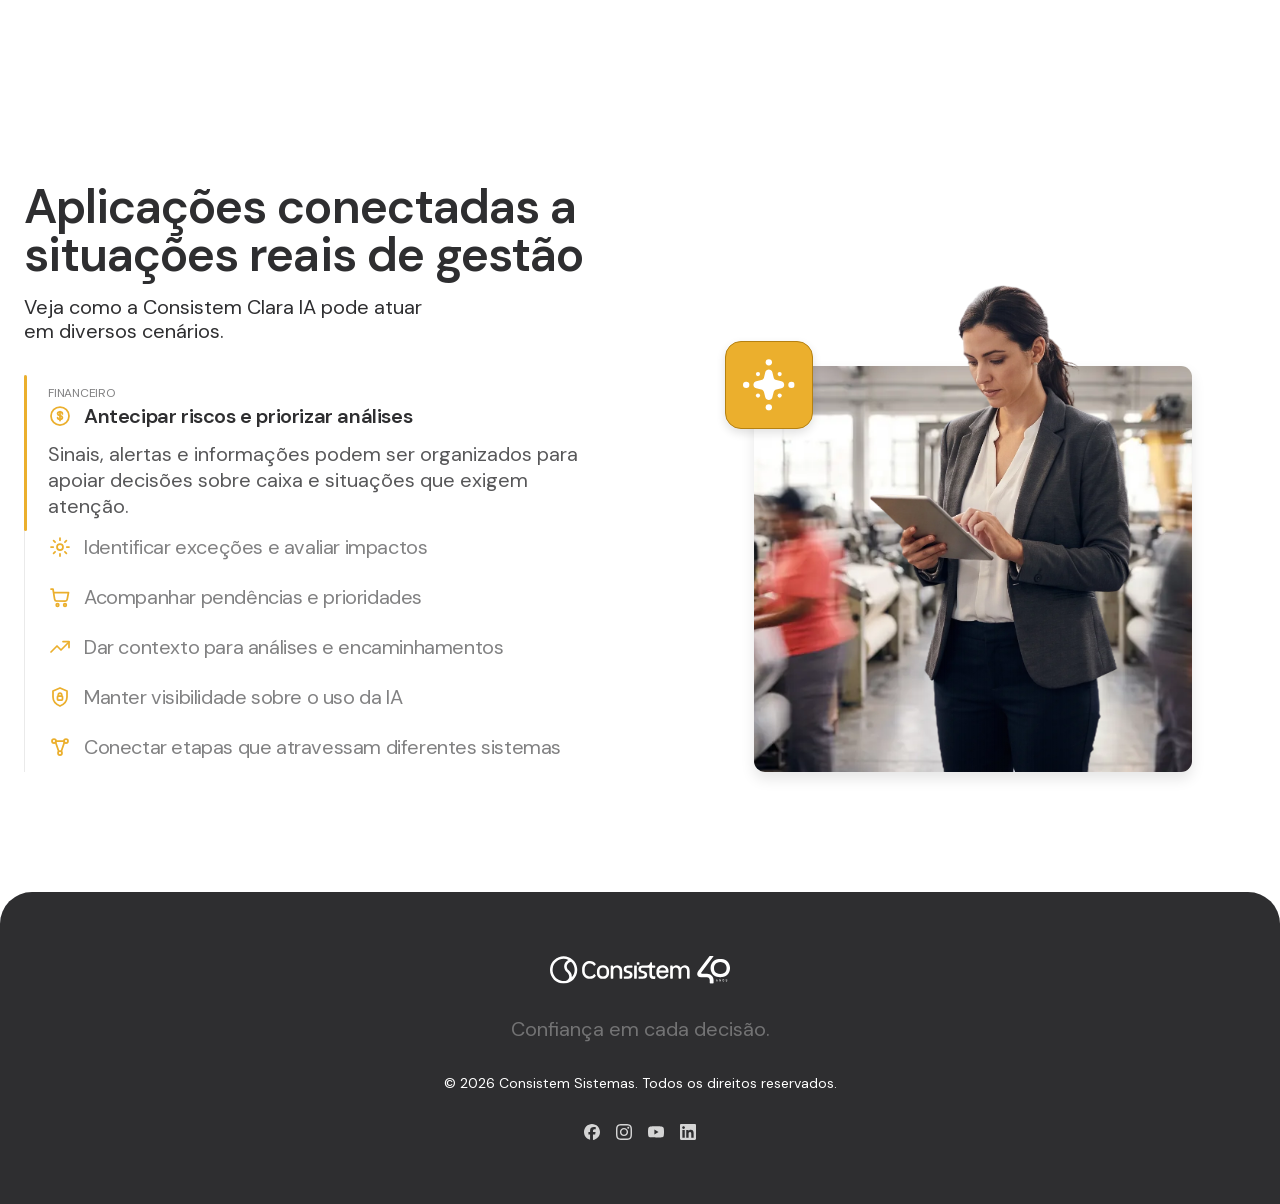
<file: evolucao.html>
<!DOCTYPE html>
<html lang="pt-BR">
<head>
<meta charset="UTF-8" />
<meta name="viewport" content="width=device-width, initial-scale=1.0" />
<title>Consistem 40 anos — Evolução</title>
<meta name="description" content="A experiência construída em 40 anos orienta movimentos da Consistem, da nova identidade à Consistem Clara IA e à evolução da gestão empresarial." />
<link rel="icon" type="image/png" href="assets/favicon-selo-40anos.png" />
<link rel="stylesheet" href="css/tokens.css" />
<link rel="stylesheet" href="css/styles.css" />
</head>
<body>

<!-- Transição de entrada/navegação — mesma peça das outras páginas do hotsite. -->
<div class="page-transition" id="pageTransition" aria-hidden="true">
  <div class="page-transition__panel"></div>
</div>

<!-- Sprite de ícones — os 8 já usados no site (menu/close aqui embaixo,
     mais os herdados via id) + 14 novos desenhados do zero pra esta
     página (grid 24px / traço 1.75 / sem preenchimento, brandbook Seção
     5.5 — nunca reaproveitados de referência externa/terceiros). -->
<svg style="display:none" aria-hidden="true">
  <symbol id="icon-menu" viewBox="0 0 24 24">
    <path d="M4 7h16M4 12h16M4 17h16" stroke-linecap="round"/>
  </symbol>
  <symbol id="icon-close" viewBox="0 0 24 24">
    <path d="M6 6l12 12M18 6L6 18" stroke-linecap="round"/>
  </symbol>

  <!-- Redes sociais do rodapé (Figma node 955:4810, padrão institucional de
       LP) — sólidos/preenchidos (fill), não traço fino como o resto do
       sprite: são os glifos oficiais de cada rede. -->
  <symbol id="icon-social-facebook" viewBox="0 0 16 16">
    <path d="M7.99999 1.02805e-05C12.4183 1.02805e-05 16 3.58174 16 8C16 12.0902 12.9303 15.463 8.96921 15.9414V10.4447L11.1334 10.4447L11.5823 8.00001H8.96921V7.1354C8.96921 6.48946 9.09591 6.04227 9.38657 5.75657C9.67726 5.47085 10.1319 5.34663 10.7878 5.34663C10.9538 5.34663 11.1066 5.34828 11.2422 5.35158C11.4394 5.35639 11.6001 5.36468 11.712 5.37645V3.16033C11.6673 3.1479 11.6145 3.13548 11.5554 3.12325C11.4214 3.09555 11.2548 3.06884 11.0757 3.04538C10.7016 2.99637 10.2729 2.96155 9.97292 2.96155C8.7616 2.96155 7.84614 3.22069 7.20713 3.75747C6.43592 4.40528 6.06739 5.45749 6.06739 6.9466V8H4.41772V10.4447H6.06739V15.7644C2.58288 14.8999 0 11.7518 0 8C0 3.58174 3.58173 1.02805e-05 7.99999 1.02805e-05Z"/>
  </symbol>
  <symbol id="icon-social-instagram" viewBox="0 0 16 16">
    <path d="M12.2635 4.68141C11.7337 4.68245 11.3029 4.25347 11.3018 3.72365C11.3008 3.19384 11.7298 2.76305 12.2598 2.76201C12.7899 2.76097 13.2207 3.19021 13.2217 3.72002C13.2225 4.24984 12.7935 4.68038 12.2635 4.68141Z"/>
    <path fill-rule="evenodd" clip-rule="evenodd" d="M8.00765 12.1073C5.73939 12.1117 3.89673 10.2766 3.89234 8.00777C3.88792 5.73948 5.72357 3.89654 7.99184 3.89213C10.2606 3.88773 12.1035 5.72393 12.1079 7.99197C12.1123 10.2608 10.2762 12.1029 8.00765 12.1073ZM7.99469 5.33357C6.52244 5.33616 5.33063 6.53239 5.33322 8.00492C5.33607 9.47772 6.53255 10.6693 8.0048 10.6664C9.47758 10.6636 10.6694 9.46761 10.6665 7.99481C10.6637 6.52202 9.46722 5.33072 7.99469 5.33357Z"/>
    <path fill-rule="evenodd" clip-rule="evenodd" d="M2.74614 0.430986C3.25417 0.231917 3.83556 0.0955748 4.68677 0.0553988C5.54007 0.0144484 5.81248 0.00511401 7.98458 0.000968414C10.1572 -0.00317719 10.4296 0.00511241 11.2829 0.0429556C12.1344 0.079762 12.716 0.214032 13.2251 0.411029C13.7518 0.613983 14.1987 0.887188 14.644 1.33069C15.0893 1.7747 15.3635 2.22001 15.569 2.74594C15.7679 3.2545 15.9042 3.83537 15.9446 4.68712C15.9851 5.54015 15.9949 5.81231 15.9991 7.9847C16.0032 10.1568 15.9944 10.4295 15.9571 11.2833C15.92 12.1343 15.786 12.7162 15.589 13.225C15.3855 13.7517 15.1128 14.1986 14.6694 14.6439C14.2259 15.0895 13.78 15.3635 13.2541 15.5693C12.7456 15.7678 12.1647 15.9042 11.3135 15.9449C10.4602 15.9853 10.1878 15.9949 8.01491 15.999C5.84306 16.0032 5.57065 15.9949 4.71737 15.9573C3.86588 15.92 3.28398 15.786 2.77517 15.5892C2.24848 15.3855 1.80161 15.1131 1.3563 14.6693C0.91074 14.2256 0.636257 13.78 0.430972 13.2541C0.231905 12.7458 0.0960714 12.1646 0.0553818 11.3137C0.0146906 10.4601 0.00510338 10.1874 0.000959376 8.01529C-0.00320062 5.8429 0.00535778 5.57074 0.0426778 4.71744C0.0802666 3.8657 0.213758 3.28404 0.410753 2.77471C0.614219 2.24826 0.886897 1.80165 1.33091 1.35609C1.7744 0.910776 2.22022 0.636012 2.74614 0.430986ZM3.29436 14.2453C3.57663 14.3539 4.00015 14.4835 4.78009 14.5174C5.62405 14.554 5.87676 14.562 8.01232 14.5579C10.1486 14.554 10.4014 14.5449 11.2451 14.5052C12.0242 14.4682 12.4478 14.337 12.7292 14.2271C13.1028 14.0812 13.3687 13.9067 13.6481 13.6271C13.9275 13.3463 14.1004 13.0796 14.2451 12.7061C14.3539 12.4236 14.4833 11.9998 14.5172 11.2198C14.5543 10.3764 14.562 10.1234 14.5579 7.9873C14.554 5.85171 14.5449 5.59873 14.5048 4.75503C14.468 3.9756 14.3371 3.55205 14.2269 3.27082C14.081 2.89679 13.9071 2.63137 13.6266 2.35169C13.3461 2.072 13.0794 1.89963 12.7054 1.755C12.4236 1.64588 11.9996 1.51679 11.2202 1.48284C10.3762 1.44577 10.1232 1.43825 7.98717 1.4424C5.85162 1.44655 5.59891 1.4551 4.75521 1.49502C3.97553 1.53208 3.55251 1.66298 3.2705 1.77314C2.89725 1.91907 2.63131 2.09248 2.35164 2.3732C2.07247 2.65391 1.89959 2.92012 1.75496 3.29441C1.64662 3.57643 1.51623 4.00048 1.4828 4.77991C1.44599 5.62387 1.43822 5.87686 1.44236 8.01244C1.44626 10.1485 1.45532 10.4015 1.49498 11.2447C1.53153 12.0247 1.66345 12.4477 1.77311 12.7299C1.91903 13.1029 2.09296 13.3689 2.37315 13.6486C2.65387 13.9272 2.92059 14.1006 3.29436 14.2453Z"/>
  </symbol>
  <symbol id="icon-social-youtube" viewBox="0 0 16 16">
    <path fill-rule="evenodd" clip-rule="evenodd" d="M15.1643 3.22274C15.4126 3.47258 15.5909 3.78325 15.6813 4.12364C16.0159 5.38 16.0159 8 16.0159 8C16.0159 8 16.0159 10.62 15.6813 11.8764C15.5909 12.2168 15.4126 12.5274 15.1643 12.7773C14.9161 13.0271 14.6066 13.2074 14.2668 13.3C13.0159 13.6364 8.01587 13.6364 8.01587 13.6364C8.01587 13.6364 3.01587 13.6364 1.76496 13.3C1.42516 13.2074 1.11564 13.0271 0.867394 12.7773C0.619147 12.5274 0.440873 12.2168 0.350415 11.8764C0.0158692 10.62 0.0158691 8 0.0158691 8C0.0158691 8 0.0158692 5.38 0.350415 4.12364C0.440873 3.78325 0.619147 3.47258 0.867394 3.22274C1.11564 2.9729 1.42516 2.79264 1.76496 2.7C3.01587 2.36364 8.01587 2.36364 8.01587 2.36364C8.01587 2.36364 13.0159 2.36364 14.2668 2.7C14.6066 2.79264 14.9161 2.9729 15.1643 3.22274ZM10.5613 8.00002L6.37952 5.62093V10.3791L10.5613 8.00002Z"/>
  </symbol>
  <symbol id="icon-social-linkedin" viewBox="0 0 16 16">
    <path d="M14.8156 0H1.18125C0.528125 0 0 0.515625 0 1.15313V14.8438C0 15.4813 0.528125 16 1.18125 16H14.8156C15.4688 16 16 15.4813 16 14.8469V1.15313C16 0.515625 15.4688 0 14.8156 0ZM4.74687 13.6344H2.37188V5.99687H4.74687V13.6344ZM3.55938 4.95625C2.79688 4.95625 2.18125 4.34062 2.18125 3.58125C2.18125 2.82188 2.79688 2.20625 3.55938 2.20625C4.31875 2.20625 4.93437 2.82188 4.93437 3.58125C4.93437 4.3375 4.31875 4.95625 3.55938 4.95625ZM13.6344 13.6344H11.2625V9.92188C11.2625 9.0375 11.2469 7.89687 10.0281 7.89687C8.79375 7.89687 8.60625 8.8625 8.60625 9.85938V13.6344H6.2375V5.99687H8.5125V7.04063H8.54375C8.85937 6.44063 9.63438 5.80625 10.7875 5.80625C13.1906 5.80625 13.6344 7.3875 13.6344 9.44375V13.6344V13.6344Z"/>
  </symbol>

  <!-- Faísca/especialização — traço fino, usado hoje só na linha "e mais X
       agentes" do card de lista (.clara-list__more). -->
  <symbol id="icon-spark" viewBox="0 0 24 24">
    <path d="M12 3c.7 3.6 2 4.9 5.6 5.6-3.6.7-4.9 2-5.6 5.6-.7-3.6-2-4.9-5.6-5.6C10 7.9 11.3 6.6 12 3z" stroke-linejoin="round"/>
    <path d="M19 15.5c.35 1.6.9 2.15 2.5 2.5-1.6.35-2.15.9-2.5 2.5-.35-1.6-.9-2.15-2.5-2.5 1.6-.35 2.15-.9 2.5-2.5z" stroke-linejoin="round"/>
  </symbol>

  <!-- Ícones OFICIAIS da suíte Clara IA (Figma node 1447:41901, "icones
       suite") — tratamento sólido/preenchido (fill, sem traço), diferente
       do resto do sprite (que é traço fino sem preenchimento): são os
       ícones oficiais de produto, usados só dentro do badge quadrado
       .clara-row__icon (Assistente/Studio/Agentes/OS). Cada symbol já
       inclui o glifo do produto + o acento de "sparkles" que o Figma
       sobrepõe no canto inferior direito, nas mesmas coordenadas de
       origem (glifo em 0,0; sparkle transladado). -->
  <symbol id="icon-badge-assistente" viewBox="0 0 101.455 101.455">
    <path d="M25.3623 76.0908L16.2737 85.1795C15.5691 85.884 14.7941 86.0602 13.9487 85.7079C13.1032 85.3556 12.6805 84.6863 12.6805 83.6999V25.3635C12.6805 23.0385 13.5083 21.0481 15.164 19.3925C16.8197 17.7368 18.81 16.9089 21.135 16.9089H71.8624C74.1874 16.9089 76.1777 17.7368 77.8334 19.3925C79.4891 21.0481 80.3169 23.0385 80.3169 25.3635V42.2726C80.3169 43.4703 79.9118 44.4743 79.1016 45.2845C78.2914 46.0948 77.2874 46.4999 76.0896 46.4999C74.8919 46.4999 73.8879 46.0948 73.0777 45.2845C72.2675 44.4743 71.8624 43.4703 71.8624 42.2726V25.3635H21.135V67.6363H46.4987C47.6964 67.6363 48.7004 68.0414 49.5106 68.8516C50.3209 69.6618 50.726 70.6658 50.726 71.8636C50.726 73.0613 50.3209 74.0653 49.5106 74.8755C48.7004 75.6857 47.6964 76.0908 46.4987 76.0908H25.3623ZM33.8169 42.2726H59.1805C60.3783 42.2726 61.3822 41.8675 62.1925 41.0573C63.0027 40.247 63.4078 39.2431 63.4078 38.0453C63.4078 36.8476 63.0027 35.8436 62.1925 35.0334C61.3822 34.2232 60.3783 33.818 59.1805 33.818H33.8169C32.6191 33.818 31.6152 34.2232 30.8049 35.0334C29.9947 35.8436 29.5896 36.8476 29.5896 38.0453C29.5896 39.2431 29.9947 40.247 30.8049 41.0573C31.6152 41.8675 32.6191 42.2726 33.8169 42.2726ZM33.8169 59.1817H46.4987C47.6964 59.1817 48.7004 58.7766 49.5106 57.9664C50.3209 57.1561 50.726 56.1522 50.726 54.9544C50.726 53.7567 50.3209 52.7527 49.5106 51.9425C48.7004 51.1323 47.6964 50.7272 46.4987 50.7272H33.8169C32.6191 50.7272 31.6152 51.1323 30.8049 51.9425C29.9947 52.7527 29.5896 53.7567 29.5896 54.9544C29.5896 56.1522 29.9947 57.1561 30.8049 57.9664C31.6152 58.7766 32.6191 59.1817 33.8169 59.1817Z"/>
    <path transform="translate(53.91 53.05)" d="M35.5069 9.65988C38.5381 10.4081 38.5381 14.7173 35.5069 15.4658L31.3362 16.4952C30.258 16.7615 29.4162 17.6034 29.15 18.6815L28.1204 22.8522C27.3722 25.8834 23.063 25.8834 22.3145 22.8522L21.2851 18.6815C21.0188 17.6034 20.177 16.7615 19.0989 16.4952L14.9281 15.4658C11.8969 14.7173 11.8969 10.4081 14.9281 9.65988L19.0989 8.63026C20.177 8.36413 21.0188 7.52231 21.2851 6.444L22.3145 2.27345C23.063 -0.757813 27.3722 -0.757813 28.1204 2.27345L29.15 6.444C29.4162 7.52231 30.258 8.36413 31.3362 8.63027L35.5069 9.65988Z"/>
    <path transform="translate(53.91 53.05)" d="M11.9854 23.9045C13.5752 24.3231 13.5752 26.7339 11.9854 27.1526L9.79799 27.7285C9.23247 27.8775 8.79096 28.3484 8.65137 28.9516L8.11137 31.2848C7.71894 32.9806 5.45887 32.9806 5.06633 31.2848L4.52644 28.9516C4.38675 28.3484 3.94524 27.8775 3.3798 27.7285L1.19236 27.1526C-0.397452 26.7339 -0.397452 24.3231 1.19236 23.9045L3.37981 23.3285C3.94524 23.1796 4.38675 22.7087 4.52644 22.1054L5.06633 19.7723C5.45887 18.0765 7.71894 18.0765 8.11137 19.7723L8.65137 22.1054C8.79096 22.7087 9.23247 23.1796 9.79799 23.3285L11.9854 23.9045Z"/>
  </symbol>
  <symbol id="icon-badge-studio" viewBox="0 0 92.1929 92.1929">
    <path d="M19.2058 72.985H24.6798L62.2292 35.4356L56.7552 29.9617L19.2058 67.5111V72.985ZM15.3645 80.6678C14.2761 80.6678 13.3638 80.2996 12.6275 79.5634C11.8912 78.8271 11.5231 77.9148 11.5231 76.8264V67.5111C11.5231 66.4867 11.7152 65.5104 12.0993 64.582C12.4834 63.6537 13.0276 62.8374 13.7319 62.1332L62.2292 13.7319C62.9975 13.0276 63.8458 12.4834 64.7741 12.0993C65.7024 11.7152 66.6788 11.5231 67.7032 11.5231C68.7275 11.5231 69.7199 11.7152 70.6802 12.0993C71.6406 12.4834 72.4729 13.0597 73.1771 13.8279L78.459 19.2058C79.2273 19.9101 79.7875 20.7424 80.1396 21.7027C80.4917 22.6631 80.6678 23.6234 80.6678 24.5838C80.6678 25.6081 80.4917 26.5845 80.1396 27.5128C79.7875 28.4411 79.2273 29.2894 78.459 30.0577L30.0577 78.459C29.3535 79.1632 28.5372 79.7074 27.6088 80.0916C26.6805 80.4757 25.7042 80.6678 24.6798 80.6678H15.3645ZM59.4442 32.7467L56.7552 29.9617L62.2292 35.4356L59.4442 32.7467Z"/>
    <path transform="translate(48.51 52.42)" d="M28.8821 7.85833C31.348 8.46702 31.348 11.9726 28.8821 12.5815L25.4893 13.4189C24.6121 13.6356 23.9273 14.3204 23.7108 15.1975L22.8732 18.5903C22.2645 21.0562 18.759 21.0562 18.1501 18.5903L17.3127 15.1975C17.096 14.3204 16.4112 13.6356 15.5342 13.4189L12.1413 12.5815C9.67532 11.9726 9.67532 8.46702 12.1413 7.85833L15.5342 7.02074C16.4112 6.80423 17.096 6.11941 17.3127 5.2422L18.1501 1.84945C18.759 -0.616484 22.2645 -0.616484 22.8732 1.84945L23.7108 5.2422C23.9273 6.11941 24.6121 6.80424 25.4893 7.02074L28.8821 7.85833Z"/>
    <path transform="translate(48.51 52.42)" d="M9.75013 19.4483C11.0434 19.7888 11.0434 21.75 9.75013 22.0906L7.97068 22.5591C7.51063 22.6803 7.15146 23.0634 7.03791 23.5541L6.59862 25.4522C6.27938 26.8317 4.4408 26.8317 4.12147 25.4522L3.68227 23.5541C3.56863 23.0634 3.20946 22.6803 2.74948 22.5591L0.969985 22.0906C-0.323329 21.75 -0.323329 19.7888 0.969986 19.4483L2.74948 18.9797C3.20946 18.8586 3.56863 18.4755 3.68227 17.9847L4.12147 16.0867C4.44081 14.7072 6.27938 14.7072 6.59862 16.0867L7.03791 17.9847C7.15146 18.4755 7.51063 18.8586 7.97068 18.9797L9.75013 19.4483Z"/>
  </symbol>
  <symbol id="icon-badge-agentes" viewBox="0 0 101.455 101.455">
    <path transform="translate(6.2 11.2)" d="M5.36912 36.5248C-1.78971 34.7578 -1.78971 24.5808 5.36912 22.8132L15.219 20.3821C17.7655 19.7531 19.7536 17.765 20.3822 15.2187L22.8138 5.36903C24.5809 -1.78968 34.758 -1.78968 36.5256 5.36903L38.9568 15.2187C39.5858 17.765 41.5739 19.7531 44.1201 20.3821L53.9702 22.8132C61.1291 24.5808 61.1291 34.7578 53.9702 36.5248L44.1201 38.9564C41.5739 39.585 39.5858 41.5731 38.9568 44.1197L36.5256 53.9691C34.758 61.1279 24.5809 61.1279 22.8138 53.9691L20.3822 44.1197C19.7536 41.5731 17.7655 39.585 15.219 38.9564L5.36912 36.5248Z"/>
    <path transform="translate(44.0 46.61)" d="M48.4968 13.1942C52.6371 14.2162 52.6371 20.1021 48.4968 21.1243L42.8001 22.5304C41.3273 22.8942 40.1774 24.044 39.8139 25.5167L38.4076 31.2133C37.3855 35.3535 31.4996 35.3535 30.4773 31.2133L29.0712 25.5167C28.7074 24.044 27.5576 22.8942 26.085 22.5304L20.3882 21.1243C16.2478 20.102 16.2478 14.2162 20.3882 13.1942L26.085 11.7879C27.5576 11.4243 28.7074 10.2745 29.0712 8.80169L30.4773 3.10524C31.4996 -1.03508 37.3856 -1.03508 38.4076 3.10524L39.8139 8.80169C40.1774 10.2745 41.3273 11.4244 42.8001 11.7879L48.4968 13.1942Z"/>
    <path transform="translate(44.0 46.61)" d="M16.3708 32.6474C18.5423 33.2192 18.5423 36.5119 16.3708 37.0838L13.3831 37.8704C12.6106 38.074 12.0076 38.7172 11.8169 39.5411L11.0793 42.728C10.5433 45.0442 7.45628 45.0442 6.92011 42.728L6.18267 39.5411C5.99186 38.7172 5.3888 38.074 4.61648 37.8704L1.62864 37.0838C-0.54288 36.5119 -0.54288 33.2192 1.62864 32.6474L4.61648 31.8607C5.3888 31.6573 5.99186 31.014 6.18267 30.1901L6.92011 27.0033C7.45628 24.687 10.5433 24.687 11.0793 27.0033L11.8169 30.1901C12.0076 31.014 12.6106 31.6573 13.3831 31.8607L16.3708 32.6474Z"/>
  </symbol>
  <symbol id="icon-badge-os" viewBox="0 0 104.947 104.947">
    <!-- account_tree do Figma vem espelhado horizontalmente (CSS transform
         no frame original) — replicado aqui, verificado visualmente contra
         o screenshot do node 1447:41873 antes de fechar. -->
    <g transform="scale(-1,1) translate(-104.947,0)">
      <path d="M64.5077 80.4809V76.4797H56.4823C54.2753 76.4797 52.386 75.6961 50.8144 74.129C49.2428 72.5618 48.457 70.6779 48.457 68.4772V36.4673H40.4316V40.4685C40.4316 42.6692 39.6458 44.5531 38.0742 46.1203C36.5025 47.6874 34.6132 48.471 32.4063 48.471H20.3683C18.1613 48.471 16.272 47.6874 14.7004 46.1203C13.1287 44.5531 12.3429 42.6692 12.3429 40.4685V24.4636C12.3429 22.2629 13.1287 20.379 14.7004 18.8118C16.272 17.2447 18.1613 16.4611 20.3683 16.4611H32.4063C34.6132 16.4611 36.5025 17.2447 38.0742 18.8118C39.6458 20.379 40.4316 22.2629 40.4316 24.4636V28.4648H64.5077V24.4636C64.5077 22.2629 65.2935 20.379 66.8651 18.8118C68.4367 17.2447 70.326 16.4611 72.533 16.4611H84.571C86.778 16.4611 88.6673 17.2447 90.2389 18.8118C91.8105 20.379 92.5964 22.2629 92.5964 24.4636V40.4685C92.5964 42.6692 91.8105 44.5531 90.2389 46.1203C88.6673 47.6874 86.778 48.471 84.571 48.471H72.533C70.326 48.471 68.4367 47.6874 66.8651 46.1203C65.2935 44.5531 64.5077 42.6692 64.5077 40.4685V36.4673H56.4823V68.4772H64.5077V64.476C64.5077 62.2753 65.2935 60.3914 66.8651 58.8242C68.4367 57.2571 70.326 56.4735 72.533 56.4735H84.571C86.778 56.4735 88.6673 57.2571 90.2389 58.8242C91.8105 60.3914 92.5964 62.2753 92.5964 64.476V80.4809C92.5964 82.6816 91.8105 84.5655 90.2389 86.1327C88.6673 87.6998 86.778 88.4834 84.571 88.4834H72.533C70.326 88.4834 68.4367 87.6998 66.8651 86.1327C65.2935 84.5655 64.5077 82.6816 64.5077 80.4809ZM72.533 40.4685H84.571V24.4636H72.533V40.4685ZM72.533 80.4809H84.571V64.476H72.533V80.4809ZM20.3683 40.4685H32.4063V24.4636H20.3683V40.4685Z"/>
    </g>
    <path transform="translate(55.21 59.68)" d="M32.8777 8.94545C35.6847 9.63835 35.6847 13.6289 32.8777 14.322L29.0155 15.2752C28.017 15.5219 27.2374 16.3014 26.991 17.2999L26.0375 21.1621C25.3446 23.9691 21.3541 23.9691 20.661 21.1621L19.7077 17.2999C19.4611 16.3014 18.6815 15.5219 17.6832 15.2752L13.8209 14.322C11.0138 13.6289 11.0138 9.63834 13.8209 8.94545L17.6832 7.99198C18.6815 7.74553 19.4611 6.96597 19.7077 5.96741L20.661 2.10531C21.3541 -0.701768 25.3446 -0.701768 26.0375 2.10531L26.991 5.96741C27.2374 6.96597 28.017 7.74553 29.0155 7.99198L32.8777 8.94545Z"/>
    <path transform="translate(55.21 59.68)" d="M11.099 22.1388C12.5712 22.5264 12.5712 24.7588 11.099 25.1466L9.07334 25.6799C8.54965 25.8179 8.14079 26.254 8.01153 26.8126L7.51147 28.9732C7.14806 30.5436 5.05514 30.5436 4.69164 28.9732L4.19167 26.8126C4.06231 26.254 3.65345 25.8179 3.12984 25.6799L1.10417 25.1466C-0.368058 24.7588 -0.368057 22.5264 1.10417 22.1388L3.12984 21.6054C3.65345 21.4675 4.06231 21.0314 4.19167 20.4727L4.69164 18.3121C5.05514 16.7417 7.14806 16.7417 7.51147 18.3121L8.01153 20.4727C8.14079 21.0314 8.54965 21.4675 9.07334 21.6054L11.099 22.1388Z"/>
  </symbol>

  <!-- Marca "Consistem Clara" — estrela de 4 pontas + 8 pontos orbitando
       (Figma node 1452:42543, reaproveitada também no badge "Eficiência
       como foco" de Aplicações, node 1452:42771 — mesmo glifo, mesmo
       tratamento sólido dos ícones oficiais acima). Substitui o eyebrow
       de texto "Consistem Clara IA" na intro da suíte. -->
  <symbol id="icon-clara-mark" viewBox="0 0 120 119">
    <circle cx="34.8175" cy="34.5273" r="4.816"/>
    <circle cx="60.0001" cy="7.32904" r="7.32904"/>
    <circle cx="7.39064" cy="59.5007" r="7.39064"/>
    <circle cx="112.609" cy="59.5007" r="7.39064"/>
    <circle cx="85.1826" cy="34.5273" r="4.8046"/>
    <circle cx="34.8175" cy="84.4726" r="4.8397"/>
    <circle cx="60.0001" cy="111.671" r="7.32904"/>
    <circle cx="85.1826" cy="84.4726" r="4.8395"/>
    <path d="M30.7498 67.6855C22.1328 65.576 22.1328 53.4281 30.7498 51.3186L42.606 48.416C45.6712 47.6657 48.0644 45.2924 48.8211 42.2528L51.748 30.4954C53.8753 21.9502 66.1253 21.9502 68.2525 30.4954L71.1794 42.2528C71.9361 45.2924 74.3293 47.6657 77.3945 48.416L89.2507 51.3186C97.8678 53.4281 97.8678 65.576 89.2507 67.6855L77.3945 70.588C74.3293 71.3384 71.9361 73.7117 71.1794 76.7513L68.2525 88.5087C66.1253 97.0539 53.8753 97.0539 51.748 88.5087L48.8211 76.7513C48.0644 73.7117 45.6712 71.3384 42.606 70.588L30.7498 67.6855Z"/>
  </symbol>

  <!-- Governança: 4 níveis -->
  <symbol id="icon-eye" viewBox="0 0 24 24">
    <path d="M2.5 12S6 5.5 12 5.5 21.5 12 21.5 12 18 18.5 12 18.5 2.5 12 2.5 12z" stroke-linejoin="round"/>
    <circle cx="12" cy="12" r="3"/>
  </symbol>
  <symbol id="icon-bulb" viewBox="0 0 24 24">
    <path d="M9.3 18h5.4M9.7 21h4.6M7.8 15.3a4.3 4.3 0 118.4 0c-.7.9-1.2 1.6-1.2 2.5H9c0-.9-.5-1.6-1.2-2.5z" stroke-linejoin="round"/>
    <path d="M12 2.3v1.6M4.3 6.6l1.2 1M19.7 6.6l-1.2 1" stroke-linecap="round"/>
  </symbol>
  <symbol id="icon-shield-check" viewBox="0 0 24 24">
    <path d="M12 3l7 3v6c0 5-3.5 7.5-7 9-3.5-1.5-7-4-7-9V6l7-3z" stroke-linejoin="round"/>
    <path d="M9 12l2 2 4-4" stroke-linecap="round" stroke-linejoin="round"/>
  </symbol>
  <symbol id="icon-workflow" viewBox="0 0 24 24">
    <rect x="3" y="4" width="6" height="5" rx="1"/>
    <rect x="15" y="4" width="6" height="5" rx="1"/>
    <rect x="9" y="15" width="6" height="5" rx="1"/>
    <path d="M6 9v2a2 2 0 002 2h1M18 9v2a2 2 0 01-2 2h-1" stroke-linecap="round"/>
  </symbol>

  <!-- Usados nos cards de Clara Agentes (.clara-list__card) E no accordion
       de Aplicações (ícone ao lado do título, .apps-item__icon) — mesmo
       conjunto reaproveitado nos dois lugares. -->
  <symbol id="icon-coin" viewBox="0 0 24 24">
    <circle cx="12" cy="12" r="9"/>
    <path d="M12 7.5v9" stroke-linecap="round"/>
    <path transform="scale(-1,1) translate(-24,0)" d="M9.6 9.9c0-1.2 1.1-2 2.4-2s2.4.8 2.4 1.9c0 2.5-4.8 1.2-4.8 3.7 0 1.1 1.1 1.9 2.4 1.9s2.4-.8 2.4-1.9" stroke-linecap="round"/>
  </symbol>
  <symbol id="icon-gear" viewBox="0 0 24 24">
    <circle cx="12" cy="12" r="3"/>
    <path d="M12 3v2.2M12 18.8V21M21 12h-2.2M5.2 12H3M18.4 5.6l-1.5 1.5M7.1 16.9l-1.5 1.5M18.4 18.4l-1.5-1.5M7.1 7.1L5.6 5.6" stroke-linecap="round"/>
  </symbol>
  <symbol id="icon-cart" viewBox="0 0 24 24">
    <path d="M3 4h2l1.6 10.2A2 2 0 008.6 16h8.6a2 2 0 002-1.7L20.5 7.5H6" stroke-linecap="round" stroke-linejoin="round"/>
    <circle cx="9.5" cy="20" r="1.3"/>
    <circle cx="17" cy="20" r="1.3"/>
  </symbol>
  <symbol id="icon-trend" viewBox="0 0 24 24">
    <path d="M3 17l6-6 4 4 8-8" stroke-linecap="round" stroke-linejoin="round"/>
    <path d="M15 6.5h6V12.5" stroke-linecap="round" stroke-linejoin="round"/>
  </symbol>
  <symbol id="icon-shield-lock" viewBox="0 0 24 24">
    <path d="M12 3l7 3v6c0 5-3.5 7.5-7 9-3.5-1.5-7-4-7-9V6l7-3z" stroke-linejoin="round"/>
    <rect x="9.5" y="11" width="5" height="4" rx="0.8"/>
    <path d="M10.3 11V9.7a1.7 1.7 0 013.4 0V11" stroke-linecap="round"/>
  </symbol>
  <symbol id="icon-network" viewBox="0 0 24 24">
    <circle cx="6" cy="6" r="2"/>
    <circle cx="18" cy="6" r="2"/>
    <circle cx="12" cy="18" r="2"/>
    <path d="M7.6 7.2L10.6 16M16.4 7.2L13.4 16M8 6h8" stroke-linecap="round"/>
  </symbol>
</svg>

<header class="site-header">
  <div class="site-header__pill">
    <a class="site-header__brand" href="index.html#home" aria-label="Consistem — início">
      <img class="site-header__logo" src="assets/logo-consistem.svg" alt="Consistem" />
    </a>
    <nav class="site-header__nav" id="siteNav" aria-label="Navegação principal">
      <a href="index.html#home">Home</a>
      <a href="historia.html">História</a>
      <a href="manifesto.html">Manifesto</a>
      <a href="evolucao.html" aria-current="page">Evolução</a>
    </nav>
    <a class="btn btn--warm btn--sm site-header__cta" href="index.html#futuro">Saber mais</a>
    <button class="nav-toggle" id="navToggle" aria-label="Abrir menu" aria-expanded="false" aria-controls="siteNav">
      <svg class="icon"><use href="#icon-menu"></use></svg>
    </button>
  </div>
</header>

<main>

  <!-- Hero — reajustado no Figma (node 1447:41905): sem eyebrow, só 1
       parágrafo de lead (os outros 2 foram realocados pra sessão seguinte,
       ver #movimentos-intro), e ganhou a composição foto+moldura+tags do
       chão de fábrica, mesma técnica de .manifesto-comp. H1 com a PRIMEIRA
       parte em peso regular (.is-light, mesmo mecanismo do H1 da Home) —
       aqui é o oposto do padrão .text-h1 (que já nasce semibold), então
       só a parte leve precisa de span próprio. -->
  <section class="evo-hero section--light" id="evolucao-intro">
    <div class="container evo-hero__stack">
      <h1 class="text-h1"><span class="is-light">A experiência acumulada</span> orienta os próximos movimentos</h1>
      <p class="text-p text-p-lg evo-hero__lead">Para a Consistem, ser relevante requer compreender cenários atuais e não perder de vista aquilo que sustenta a operação.</p>
    </div>
    <div class="container evo-hero__comp-wrap">
      <div class="evo-comp">
        <div class="evo-comp__foto">
          <img src="assets/evolucao/hero-comp-fabrica.webp" alt="" width="1461" height="998" loading="lazy" decoding="async" />
        </div>
        <span class="evo-comp__outline" aria-hidden="true"></span>
        <p class="evo-comp__tag evo-comp__tag--warm">Experiência para<br />decidir melhor.</p>
        <p class="evo-comp__tag evo-comp__tag--white">Evolução para continuar relevante.</p>
      </div>
    </div>
  </section>

  <!-- 2 parágrafos realocados da hero (Figma node 1447:41923) + 2 cards —
       reaproveitando ao pé da letra o componente .future/.future__grid/.future-item
       já construído em index.html ("De olho no futuro"), com a copy OFICIAL desta página
       (ligeiramente diferente da versão da Home) — pedido explícito. Sem .future__intro
       (classe compartilhada com a Home, largura/tipografia diferentes): usa .evo-statement
       própria da página. padding-top zerado — a folga já vem do pb da hero (#evolucao-intro).
       CTA da nova identidade é externa (mesmo destino já usado na Home); CTA da Clara IA é
       âncora pra seção logo abaixo, já que aqui ela existe de verdade na mesma página. -->
  <section class="future section--light" id="movimentos">
    <div class="container evo-statement__stack">
      <p class="evo-statement"><strong>Ao longo de 40 anos, acompanhamos transformações</strong> nas formas de produzir, vender, analisar dados e gerir empresas.</p>
      <p class="text-p text-p-lg evo-statement__lead">Esse conhecimento orienta as decisões de agora. Em 2026, dois movimentos tornam essa evolução especialmente visível: a renovação da marca e a ampliação da Consistem Clara para uma suíte de inteligência artificial.</p>
    </div>
    <div class="container">
      <div class="future__grid">
        <div class="future-item">
          <img class="future-item__art" src="assets/img-futuro/nova-marca.webp" alt="" width="532" height="264" loading="lazy" decoding="async" />
          <h3 class="text-h3">Uma identidade para a Consistem de hoje</h3>
          <p class="text-p">A nova marca organiza com mais clareza uma identidade construída sobre experiência, conhecimento, proximidade e confiança. A expressão visual evolui junto com a empresa e amplia a consistência em produtos, canais e experiências.</p>
          <a class="btn btn--warm btn--md" href="https://consistem.com.br/nova-marca/" target="_blank" rel="noopener">Conheça a nova identidade</a>
        </div>
        <div class="future-item">
          <img class="future-item__art" src="assets/img-futuro/clara-ia.webp" alt="" width="532" height="264" loading="lazy" decoding="async" />
          <h3 class="text-h3">Inteligência artificial aplicada à gestão</h3>
          <p class="text-p">A Consistem Clara IA amplia a forma como dados, processos e sistemas podem ser usados para apoiar decisões e colocar ações em movimento com governança. Assistência, agentes, criação e orquestração passam a fazer parte de uma mesma suíte.</p>
          <a class="btn btn--warm btn--md js-no-transition" href="#clara-ia">Descubra a Clara IA</a>
        </div>
      </div>
    </div>
  </section>

  <!-- Consistem Clara IA — seção escura por omissão de .section--light (mesmo
       mecanismo de .evolve/.experience). 4 blocos alternados (texto/ilustração),
       fiel à composição dos slides do Figma (node 1447:41678, "Suíte Clara IA")
       — pedido explícito de fidelidade: cartão escuro arredondado, badge com o
       ícone OFICIAL da suíte (node 1447:41901, fiel/preenchido, ver sprite no
       topo) + nome do produto, título com ênfase parcial em negrito, ilustração
       fiel ao lado. Assistente, Studio e OS usam o próprio SVG exportado do
       Figma (assets/clara-suite/*.svg, otimizado com svgo) como <img> —
       pixel-fiel, zero recriação em HTML/CSS. Agentes mantém a lista de
       cards já construída (sem SVG equivalente pedido). ÚNICA ressalva:
       Clara Studio no Figma tem ~40 ícones REAIS de apps de terceiros
       (Gmail, Slack, Instagram etc.) num "sistema solar" — decisão
       explícita do usuário, avisado do risco de uso indevido de marca
       nesses logos em material de marketing da Consistem, foi manter fiel
       ao Figma mesmo assim (ver comentário no bloco da Studio). -->
  <section class="clara-suite" id="clara-ia">
    <div class="container">
      <div class="clara-suite__intro">
        <svg class="clara-suite__mark" aria-hidden="true"><use href="#icon-clara-mark"></use></svg>
        <h2 class="text-h2">Uma suíte para transformar contexto em ação governada</h2>
        <p class="text-p text-p-lg">A Consistem Clara IA conecta dados, processos, sistemas e conhecimento operacional em experiências complementares de inteligência artificial.</p>
      </div>

      <!-- Clara Assistente — mockup de chat, imagem exportada direto do Figma
           (node 1447:41163), sem recriação em HTML/CSS. -->
      <div class="clara-row">
        <div class="clara-row__content">
          <div class="clara-row__badge">
            <span class="clara-row__icon"><svg class="clara-row__icon-glyph" viewBox="0 0 101.455 101.455"><use href="#icon-badge-assistente"></use></svg></span>
            <span class="text-h4">Clara<br />Assistente</span>
          </div>
          <h3 class="clara-row__title">A assistente que entende <strong>sua rotina</strong> no ERP.</h3>
          <p class="text-p text-p-lg">Apoia o usuário na consulta de informações, entendimento de processos e interação com o ecossistema Consistem.</p>
        </div>
        <div class="clara-row__art">
          <img class="clara-row__art-img" src="assets/clara-suite/clara-assistente.svg" alt="" width="987" height="1093" loading="lazy" decoding="async" />
        </div>
      </div>

      <!-- Clara Studio — "sistema solar" fiel ao Figma (node 1447:41489),
           imagem exportada direto, INCLUINDO os ~40 logos reais de apps de
           terceiros (Gmail, Slack, Instagram, Salesforce etc.). Decisão
           explícita do usuário após aviso do risco de uso indevido de marca
           nesses logos em material de marketing da Consistem — optou por
           manter fiel ao Figma mesmo assim. Arquivo pesado (~1,4MB, quase
           todo em logos rasterizados embutidos) — carregado com lazy. -->
      <div class="clara-row clara-row--reverse">
        <div class="clara-row__content">
          <div class="clara-row__badge">
            <span class="clara-row__icon"><svg class="clara-row__icon-glyph" viewBox="0 0 92.1929 92.1929"><use href="#icon-badge-studio"></use></svg></span>
            <span class="text-h4">Clara<br />Studio</span>
          </div>
          <h3 class="clara-row__title">Crie e treine a <strong>IA do seu jeito</strong>.</h3>
          <p class="text-p text-p-lg">Ambiente para criar, testar, configurar e publicar agentes de acordo com as necessidades e regras da empresa.</p>
        </div>
        <div class="clara-row__art">
          <img class="clara-row__art-img" src="assets/clara-suite/clara-studio.svg" alt="" width="1374" height="1299" loading="lazy" decoding="async" />
        </div>
      </div>

      <!-- Clara Agentes — lista de cards fiel (node 1447:41343), com o conjunto
           real de agentes citado no Figma (9 itens, mostra os 3 primeiros +
           indicação de que há mais, como no slide original que corta o resto
           da lista pra fora do cartão). -->
      <div class="clara-row">
        <div class="clara-row__content">
          <div class="clara-row__badge">
            <span class="clara-row__icon"><svg class="clara-row__icon-glyph" viewBox="0 0 101.455 101.455"><use href="#icon-badge-agentes"></use></svg></span>
            <span class="text-h4">Clara<br />Agentes</span>
          </div>
          <h3 class="clara-row__title">Agentes <strong>especializados</strong> no seu negócio.</h3>
          <p class="text-p text-p-lg">Agentes preparados para analisar situações e executar tarefas dentro de contextos e limites definidos.</p>
        </div>
        <div class="clara-row__art">
          <div class="clara-list" aria-hidden="true">
            <div class="clara-list__card">
              <svg class="icon"><use href="#icon-coin"></use></svg>
              <p class="text-h5">Gestão Financeira</p>
              <p class="text-small">Inteligência artificial para uma gestão financeira estratégica, com insights sobre o fluxo de caixa.</p>
            </div>
            <div class="clara-list__card">
              <svg class="icon"><use href="#icon-cart"></use></svg>
              <p class="text-h5">Gestão de Compras</p>
              <p class="text-small">Melhores decisões e economia no processo de compras com o apoio da Clara.</p>
            </div>
            <div class="clara-list__card">
              <svg class="icon"><use href="#icon-network"></use></svg>
              <p class="text-h5">Gestão de Estoque</p>
              <p class="text-small">Saldos e movimentações analisados com dados precisos e em tempo real.</p>
            </div>
            <div class="clara-list__more">
              <svg class="icon icon--sm"><use href="#icon-spark"></use></svg>
              <span class="text-small">Contábil e Fiscal, Custos e Produção, Entrada de Notas, WMS, Manutenção de Máquinas e Recursos Humanos também fazem parte da suíte.</span>
            </div>
          </div>
        </div>
      </div>

      <!-- Clara OS — diagrama de orquestração, imagem exportada direto do
           Figma (node 1447:41453), sem recriação em HTML/CSS. -->
      <div class="clara-row clara-row--reverse">
        <div class="clara-row__content">
          <div class="clara-row__badge">
            <span class="clara-row__icon"><svg class="clara-row__icon-glyph" viewBox="0 0 104.947 104.947"><use href="#icon-badge-os"></use></svg></span>
            <span class="text-h4">Clara OS</span>
          </div>
          <h3 class="clara-row__title">Tudo com <strong>governança e controle</strong> humano.</h3>
          <p class="text-p text-p-lg">Conecta agentes, dados, integrações e fluxos de trabalho em um ambiente de operação e governança.</p>
        </div>
        <div class="clara-row__art">
          <img class="clara-row__art-img" src="assets/clara-suite/clara-os.svg" alt="" width="879" height="784" loading="lazy" decoding="async" />
        </div>
      </div>
    </div>
  </section>

  <!-- Governança — clara, 4 níveis de atuação (grid), trilha de controles e
       fecho. Ícones novos redesenhados do zero (ver sprite no topo). -->
  <section class="section-pad section--light gov" id="governanca">
    <div class="container">
      <div class="gov__intro">
        <p class="text-tag gov__eyebrow">Governança</p>
        <h2 class="text-h2">A autonomia cresce junto com o controle</h2>
        <p class="text-p text-p-lg">Quatro níveis de atuação em uma camada comum de controle.</p>
      </div>
      <div class="gov__grid">
        <div class="gov-card">
          <svg class="icon icon--lg gov-card__icon"><use href="#icon-eye"></use></svg>
          <h3 class="text-h4">Observa</h3>
          <p class="text-p">Identifica informações, padrões e situações relevantes.</p>
        </div>
        <div class="gov-card">
          <svg class="icon icon--lg gov-card__icon"><use href="#icon-bulb"></use></svg>
          <h3 class="text-h4">Sugere</h3>
          <p class="text-p">Analisa dados, contextos e recomenda caminhos.</p>
        </div>
        <div class="gov-card">
          <svg class="icon icon--lg gov-card__icon"><use href="#icon-shield-check"></use></svg>
          <h3 class="text-h4">Executa com limites</h3>
          <p class="text-p">Realiza ações autorizadas dentro de regras definidas.</p>
        </div>
        <div class="gov-card">
          <svg class="icon icon--lg gov-card__icon"><use href="#icon-workflow"></use></svg>
          <h3 class="text-h4">Orquestra fluxos</h3>
          <p class="text-p">Coordena etapas e sistemas em processos automatizados.</p>
        </div>
      </div>
      <div class="gov__controls">
        <p class="text-h5">Controles que acompanham a operação</p>
        <div class="gov__terms">
          <span class="gov__chip">Permissões</span>
          <span class="gov__chip">Aprovações</span>
          <span class="gov__chip">Rastreabilidade</span>
          <span class="gov__chip">Consumo</span>
          <span class="gov__chip">Auditoria</span>
        </div>
        <p class="text-p text-p-lg gov__closing">Esse modelo permite que o uso de IA avance de acordo com a maturidade e as políticas de cada organização, mantendo registro das execuções e participação humana nas decisões críticas.</p>
      </div>
    </div>
  </section>

  <!-- Aplicações — refeita como accordion (Figma node 1447:42330): mesmo
       conteúdo dos 6 cenários que já existia em grid de cards, agora um
       item aberto por vez (Financeiro inicia aberto, como no Figma) ao
       lado da composição foto (chão de fábrica desfocado ao fundo +
       recorte nítido em primeiro plano + badge com a marca Clara —
       mesma técnica de camadas do Figma, node 1452:42760/42761/42762,
       incluindo o recorte espelhado — ver comentário no CSS). Trilha
       vertical (.apps-accordion__active-mark) mede a altura do item
       aberto via JS (js/main.js) em vez de replicar os 123px fixos do
       Figma, que valiam só pra aquele item específico naquele texto —
       assim funciona certo pra qualquer item, em qualquer largura. -->
  <section class="section-pad section--light pre-footer apps" id="aplicacoes">
    <div class="container">
      <div class="apps__layout">
        <div class="apps__content">
          <div class="apps__intro">
            <h2 class="text-h2">Aplicações conectadas a situações reais de gestão</h2>
            <p class="apps__subtitle">Veja como a Consistem Clara IA pode atuar em diversos cenários.</p>
          </div>
          <div class="apps-accordion">
            <span class="apps-accordion__rail" aria-hidden="true"></span>
            <span class="apps-accordion__active-mark" aria-hidden="true"></span>

            <div class="apps-item is-open" data-apps-item>
              <h3 class="apps-item__heading">
                <button class="apps-item__trigger" type="button" id="apps-tab-financeiro" aria-expanded="true" aria-controls="apps-panel-financeiro">
                  <span class="text-tag apps-item__area">Financeiro</span>
                  <span class="apps-item__row">
                    <svg class="icon apps-item__icon" aria-hidden="true"><use href="#icon-coin"></use></svg>
                    <span class="apps-item__title">Antecipar riscos e priorizar análises</span>
                  </span>
                </button>
              </h3>
              <div class="apps-item__panel" id="apps-panel-financeiro" role="region" aria-labelledby="apps-tab-financeiro">
                <p class="apps-item__body">Sinais, alertas e informações podem ser organizados para apoiar decisões sobre caixa e situações que exigem atenção.</p>
              </div>
            </div>

            <div class="apps-item" data-apps-item>
              <h3 class="apps-item__heading">
                <button class="apps-item__trigger" type="button" id="apps-tab-producao" aria-expanded="false" aria-controls="apps-panel-producao">
                  <span class="text-tag apps-item__area">Produção</span>
                  <span class="apps-item__row">
                    <svg class="icon apps-item__icon" aria-hidden="true"><use href="#icon-gear"></use></svg>
                    <span class="apps-item__title">Identificar exceções e avaliar impactos</span>
                  </span>
                </button>
              </h3>
              <div class="apps-item__panel" id="apps-panel-producao" role="region" aria-labelledby="apps-tab-producao">
                <p class="apps-item__body">A IA pode ajudar a destacar desvios e relacioná-los a ordens, prazos e outras informações da operação.</p>
              </div>
            </div>

            <div class="apps-item" data-apps-item>
              <h3 class="apps-item__heading">
                <button class="apps-item__trigger" type="button" id="apps-tab-compras" aria-expanded="false" aria-controls="apps-panel-compras">
                  <span class="text-tag apps-item__area">Compras</span>
                  <span class="apps-item__row">
                    <svg class="icon apps-item__icon" aria-hidden="true"><use href="#icon-cart"></use></svg>
                    <span class="apps-item__title">Acompanhar pendências e prioridades</span>
                  </span>
                </button>
              </h3>
              <div class="apps-item__panel" id="apps-panel-compras" role="region" aria-labelledby="apps-tab-compras">
                <p class="apps-item__body">Informações dispersas podem ser reunidas para facilitar o acompanhamento de abastecimento e decisões de compra.</p>
              </div>
            </div>

            <div class="apps-item" data-apps-item>
              <h3 class="apps-item__heading">
                <button class="apps-item__trigger" type="button" id="apps-tab-comercial" aria-expanded="false" aria-controls="apps-panel-comercial">
                  <span class="text-tag apps-item__area">Comercial</span>
                  <span class="apps-item__row">
                    <svg class="icon apps-item__icon" aria-hidden="true"><use href="#icon-trend"></use></svg>
                    <span class="apps-item__title">Dar contexto para análises e encaminhamentos</span>
                  </span>
                </button>
              </h3>
              <div class="apps-item__panel" id="apps-panel-comercial" role="region" aria-labelledby="apps-tab-comercial">
                <p class="apps-item__body">Dados do negócio podem apoiar análises e próximos passos com menos esforço de busca e consolidação.</p>
              </div>
            </div>

            <div class="apps-item" data-apps-item>
              <h3 class="apps-item__heading">
                <button class="apps-item__trigger" type="button" id="apps-tab-ti" aria-expanded="false" aria-controls="apps-panel-ti">
                  <span class="text-tag apps-item__area">TI e governança</span>
                  <span class="apps-item__row">
                    <svg class="icon apps-item__icon" aria-hidden="true"><use href="#icon-shield-lock"></use></svg>
                    <span class="apps-item__title">Manter visibilidade sobre o uso da IA</span>
                  </span>
                </button>
              </h3>
              <div class="apps-item__panel" id="apps-panel-ti" role="region" aria-labelledby="apps-tab-ti">
                <p class="apps-item__body">Permissões, registros, consumo e observabilidade ajudam a colocar inteligência artificial em operação com controle.</p>
              </div>
            </div>

            <div class="apps-item" data-apps-item>
              <h3 class="apps-item__heading">
                <button class="apps-item__trigger" type="button" id="apps-tab-operacao" aria-expanded="false" aria-controls="apps-panel-operacao">
                  <span class="text-tag apps-item__area">Operação integrada</span>
                  <span class="apps-item__row">
                    <svg class="icon apps-item__icon" aria-hidden="true"><use href="#icon-network"></use></svg>
                    <span class="apps-item__title">Conectar etapas que atravessam diferentes sistemas</span>
                  </span>
                </button>
              </h3>
              <div class="apps-item__panel" id="apps-panel-operacao" role="region" aria-labelledby="apps-tab-operacao">
                <p class="apps-item__body">Agentes, dados e integrações podem participar de fluxos que envolvem mais de uma área ou aplicação.</p>
              </div>
            </div>
          </div>
        </div>

        <div class="apps__art">
          <div class="apps-photo">
            <div class="apps-photo__bg-wrap">
              <img src="assets/evolucao/apps-bg-fabrica.webp" alt="" width="1000" height="558" loading="lazy" decoding="async" />
            </div>
            <img class="apps-photo__fg" src="assets/evolucao/apps-woman-tablet.webp" alt="" width="685" height="1269" loading="lazy" decoding="async" />
            <span class="apps-photo__tag" aria-label="Eficiência como foco">
              <svg class="apps-photo__tag-icon" aria-hidden="true"><use href="#icon-clara-mark"></use></svg>
            </span>
          </div>
        </div>
      </div>
    </div>
  </section>

</main>

<footer class="site-footer">
  <div class="site-footer__stack">
    <img class="site-footer__logo" src="assets/logotema-40-anos.svg" alt="Consistem 40 anos" width="180" height="28" />
    <p class="site-footer__tagline">Confiança em cada decisão.</p>
    <p class="site-footer__copyright">© 2026 Consistem Sistemas. Todos os direitos reservados.</p>
    <div class="site-footer__social">
      <a href="https://www.facebook.com/consistem/?locale=pt_BR" target="_blank" rel="noopener" aria-label="Facebook"><svg class="site-footer__social-icon" aria-hidden="true"><use href="#icon-social-facebook"></use></svg></a>
      <a href="https://www.instagram.com/consistem" target="_blank" rel="noopener" aria-label="Instagram"><svg class="site-footer__social-icon" aria-hidden="true"><use href="#icon-social-instagram"></use></svg></a>
      <a href="https://www.youtube.com/@consistemsistemas" target="_blank" rel="noopener" aria-label="YouTube"><svg class="site-footer__social-icon" aria-hidden="true"><use href="#icon-social-youtube"></use></svg></a>
      <a href="https://www.linkedin.com/company/consistem-sistemas-ltda/" target="_blank" rel="noopener" aria-label="LinkedIn"><svg class="site-footer__social-icon" aria-hidden="true"><use href="#icon-social-linkedin"></use></svg></a>
    </div>
  </div>
</footer>

<script src="js/vendor/gsap.min.js"></script>
<script src="js/vendor/ScrollTrigger.min.js"></script>
<script src="js/main.js"></script>
</body>
</html>
</file>
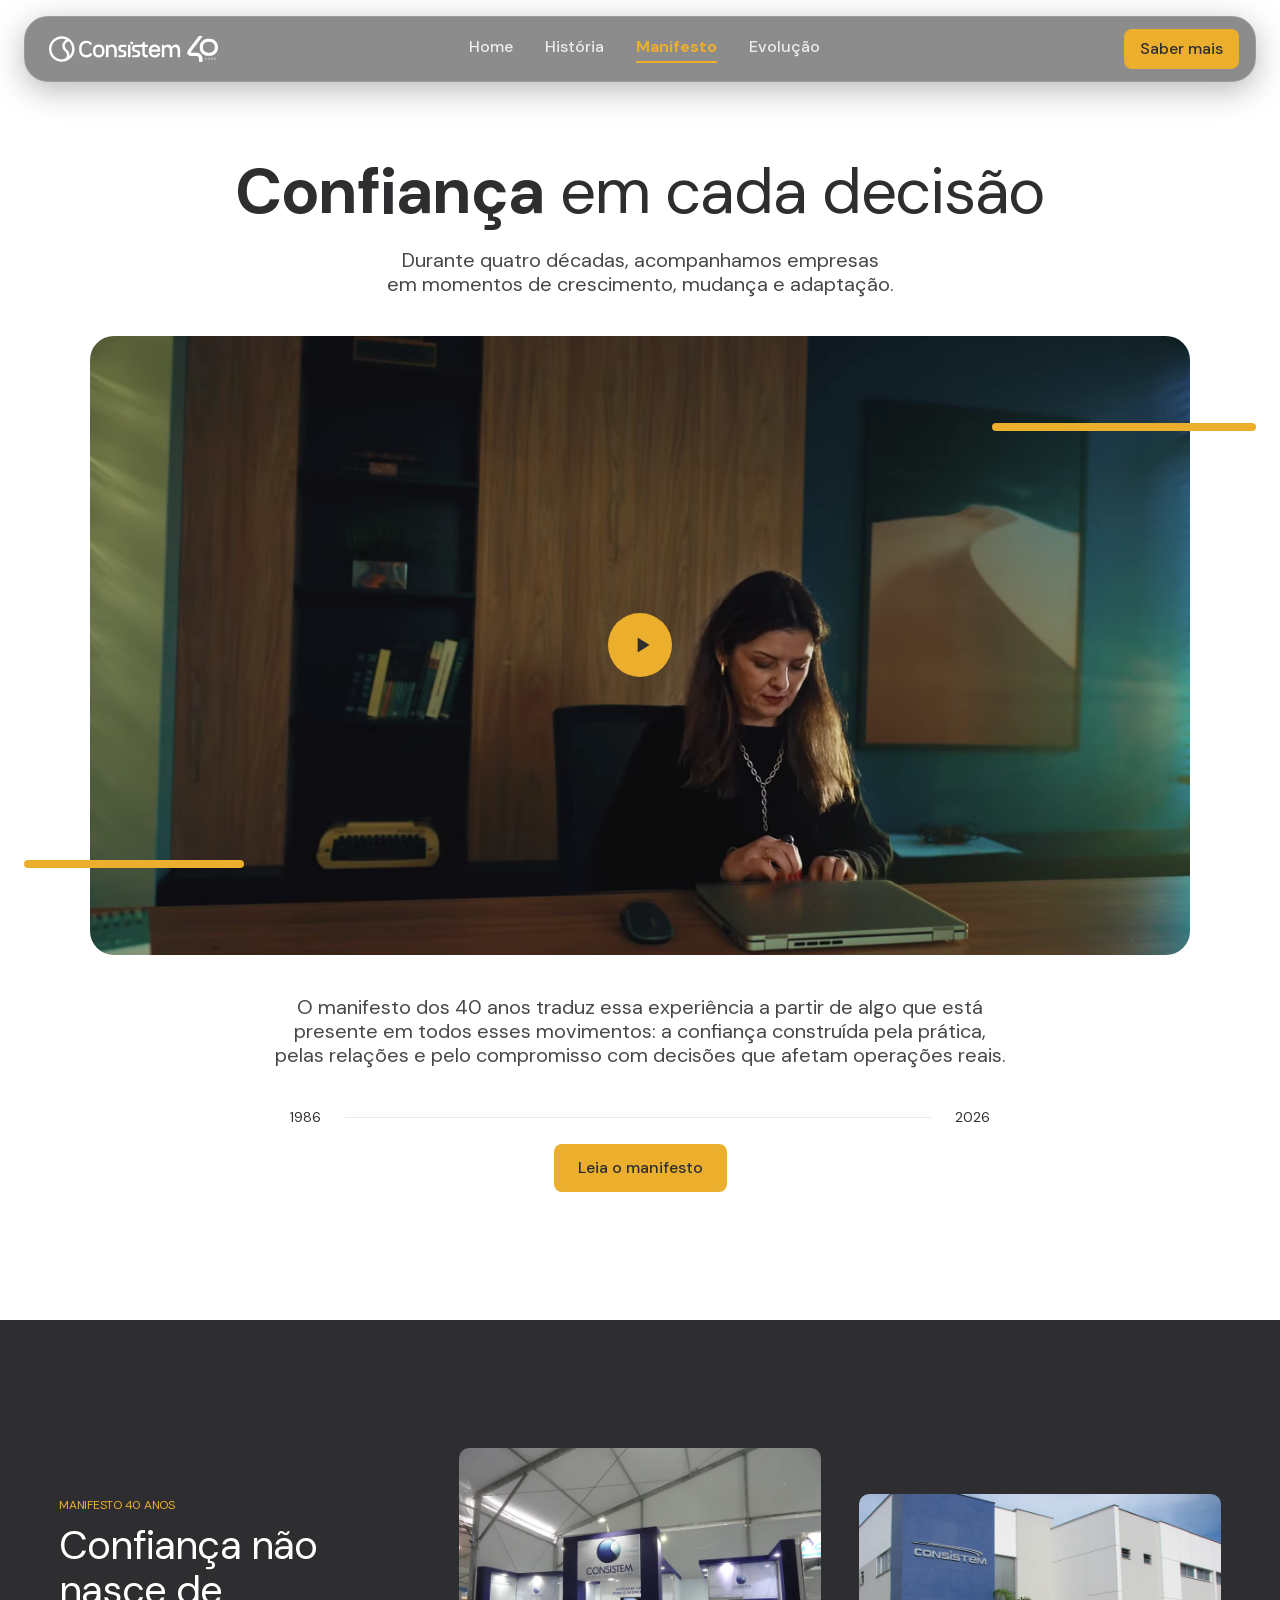
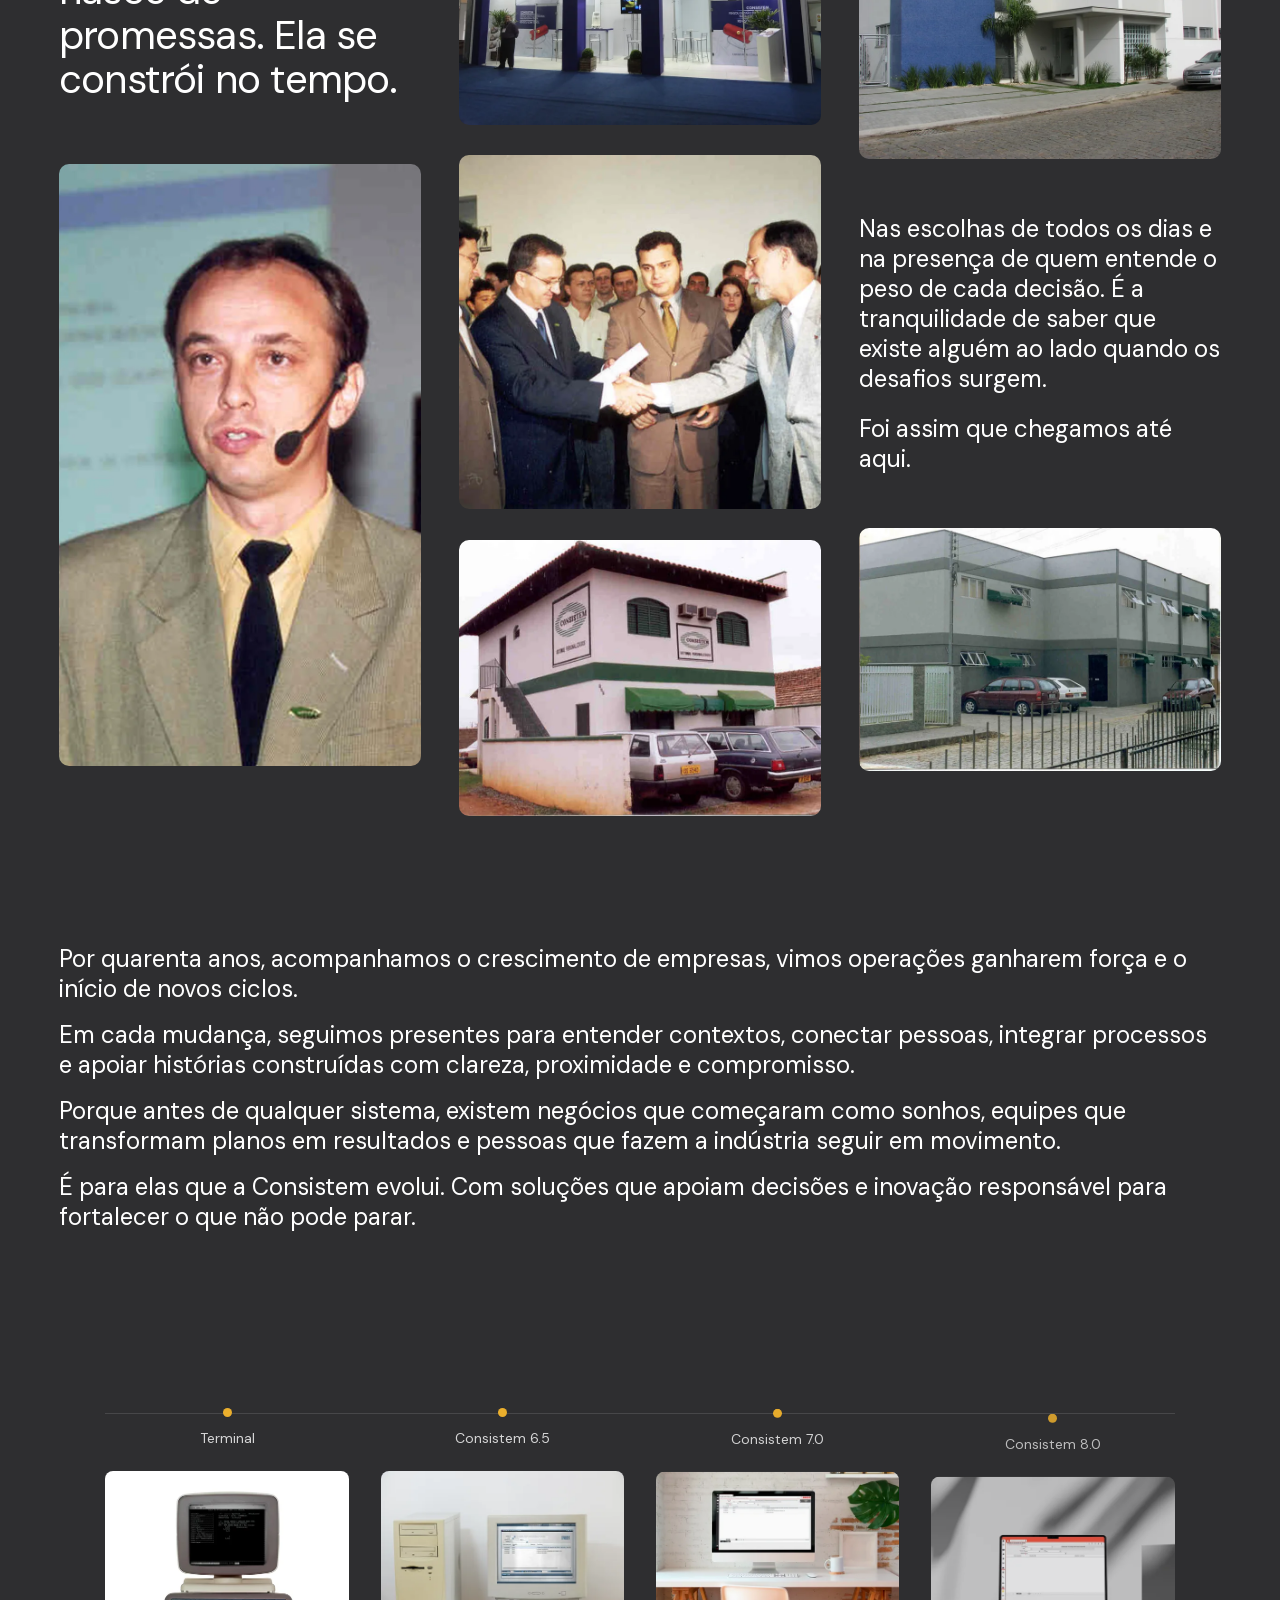
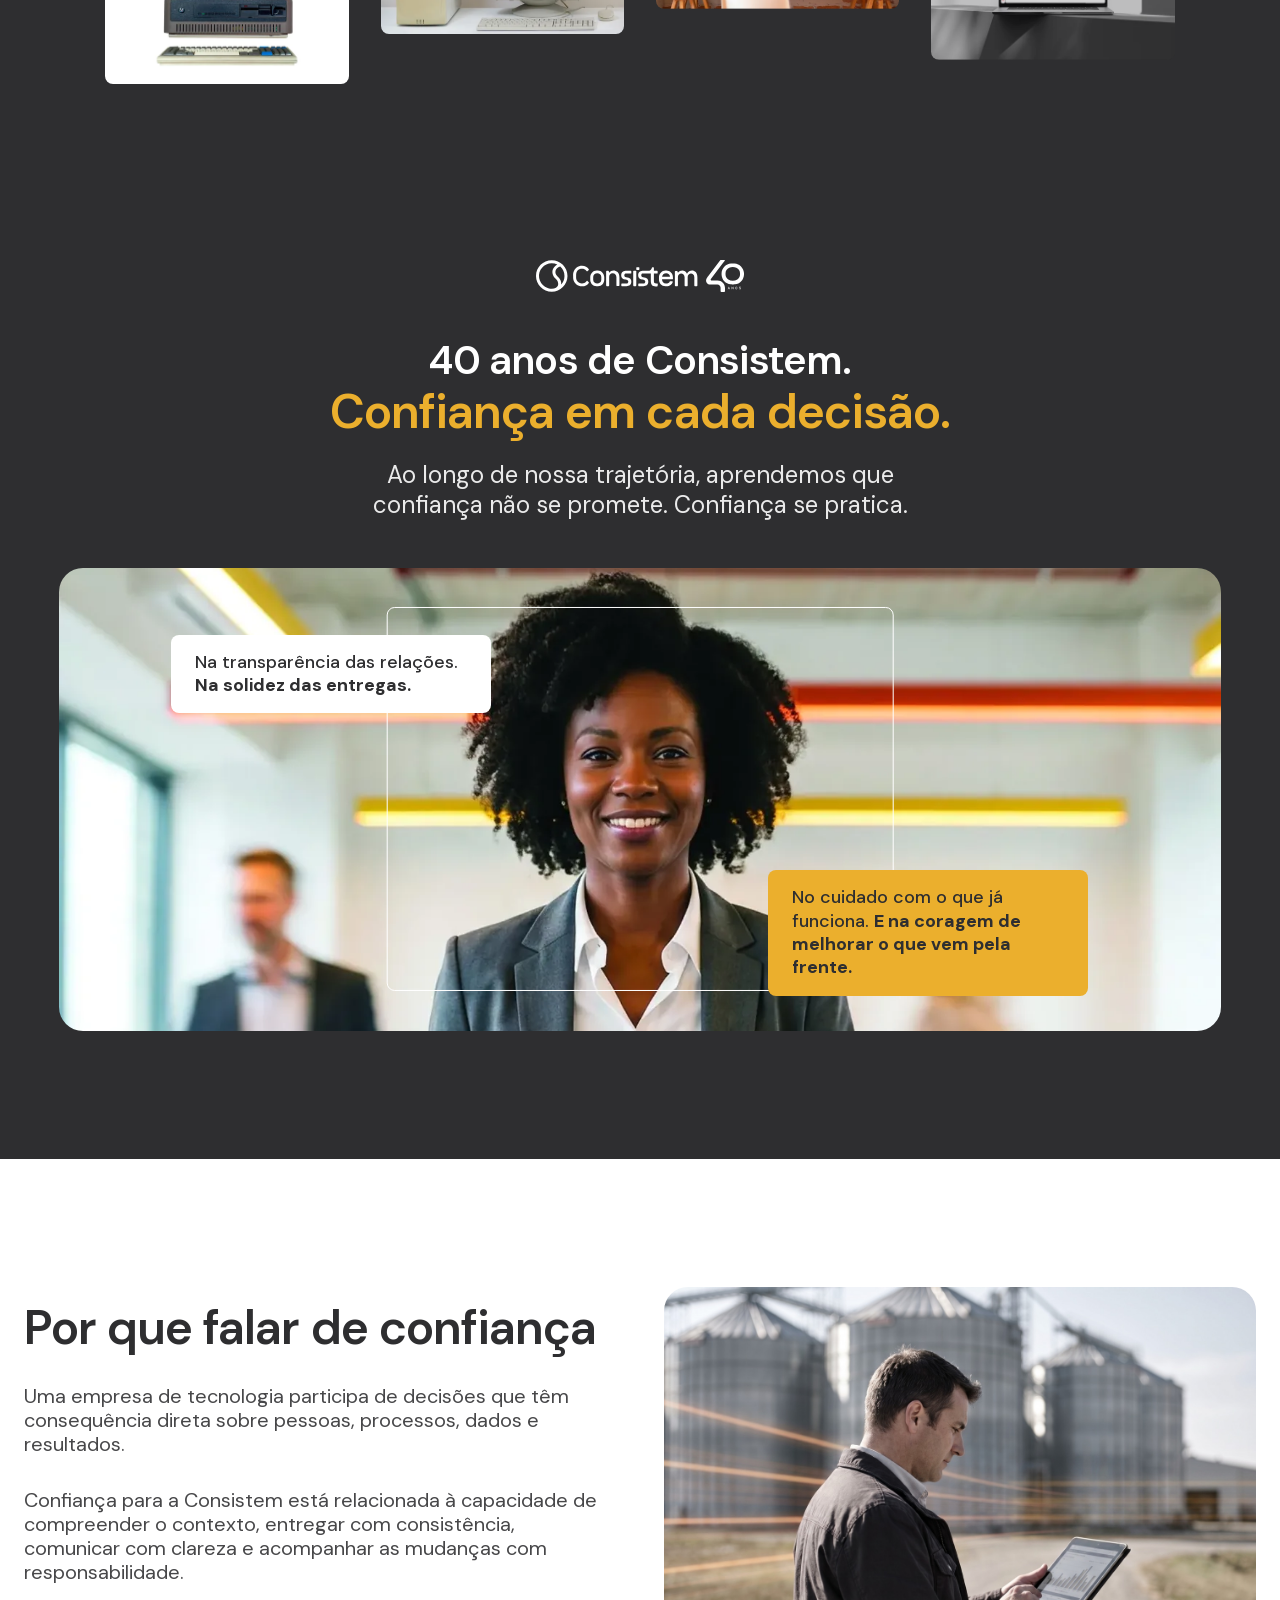
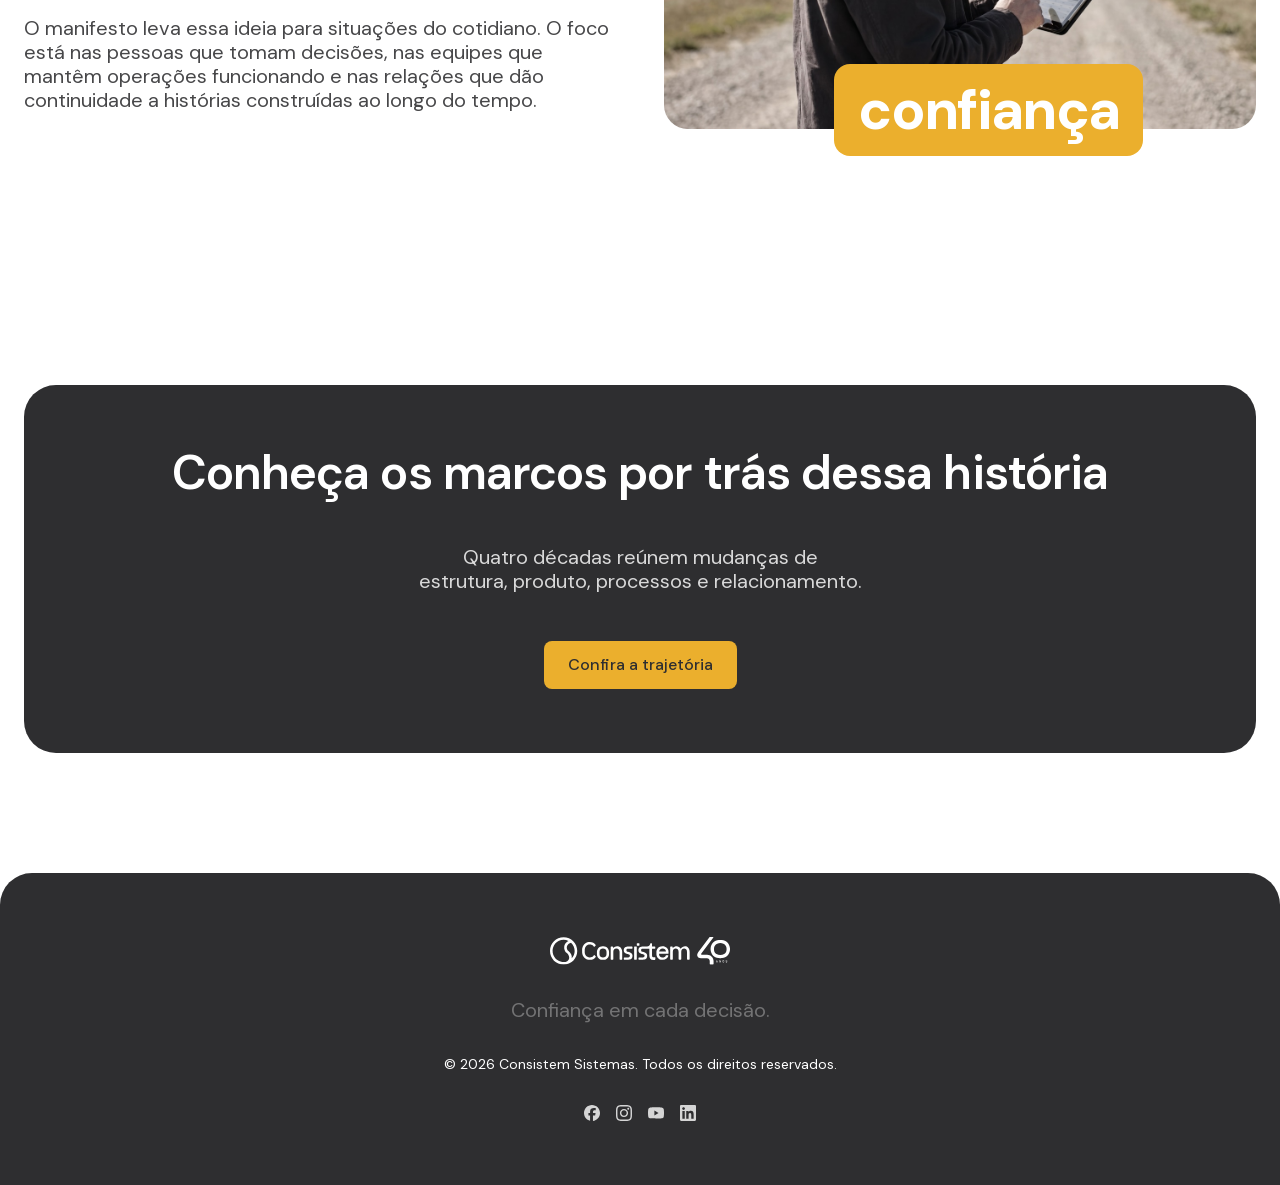
<file: manifesto.html>
<!DOCTYPE html>
<html lang="pt-BR">
<head>
<meta charset="UTF-8" />
<meta name="viewport" content="width=device-width, initial-scale=1.0" />
<title>Consistem 40 anos — Manifesto</title>
<meta name="description" content="Assista ao manifesto dos 40 anos da Consistem e conheça a narrativa que conecta confiança, decisões, indústria, pessoas e evolução responsável." />
<link rel="icon" type="image/png" href="assets/favicon-selo-40anos.png" />
<link rel="stylesheet" href="css/tokens.css" />
<link rel="stylesheet" href="css/styles.css" />
</head>
<body>

<!-- Transição de entrada/navegação — mesma peça das outras páginas do hotsite. -->
<div class="page-transition" id="pageTransition" aria-hidden="true">
  <div class="page-transition__panel"></div>
</div>

<!-- Sprite de ícones — mesmo contrato de ids das outras páginas. -->
<svg style="display:none" aria-hidden="true">
  <symbol id="icon-menu" viewBox="0 0 24 24">
    <path d="M4 7h16M4 12h16M4 17h16" stroke-linecap="round"/>
  </symbol>
  <symbol id="icon-close" viewBox="0 0 24 24">
    <path d="M6 6l12 12M18 6L6 18" stroke-linecap="round"/>
  </symbol>

  <!-- Redes sociais do rodapé (Figma node 955:4810, padrão institucional de
       LP) — sólidos/preenchidos (fill), não traço fino como o resto do
       sprite: são os glifos oficiais de cada rede. -->
  <symbol id="icon-social-facebook" viewBox="0 0 16 16">
    <path d="M7.99999 1.02805e-05C12.4183 1.02805e-05 16 3.58174 16 8C16 12.0902 12.9303 15.463 8.96921 15.9414V10.4447L11.1334 10.4447L11.5823 8.00001H8.96921V7.1354C8.96921 6.48946 9.09591 6.04227 9.38657 5.75657C9.67726 5.47085 10.1319 5.34663 10.7878 5.34663C10.9538 5.34663 11.1066 5.34828 11.2422 5.35158C11.4394 5.35639 11.6001 5.36468 11.712 5.37645V3.16033C11.6673 3.1479 11.6145 3.13548 11.5554 3.12325C11.4214 3.09555 11.2548 3.06884 11.0757 3.04538C10.7016 2.99637 10.2729 2.96155 9.97292 2.96155C8.7616 2.96155 7.84614 3.22069 7.20713 3.75747C6.43592 4.40528 6.06739 5.45749 6.06739 6.9466V8H4.41772V10.4447H6.06739V15.7644C2.58288 14.8999 0 11.7518 0 8C0 3.58174 3.58173 1.02805e-05 7.99999 1.02805e-05Z"/>
  </symbol>
  <symbol id="icon-social-instagram" viewBox="0 0 16 16">
    <path d="M12.2635 4.68141C11.7337 4.68245 11.3029 4.25347 11.3018 3.72365C11.3008 3.19384 11.7298 2.76305 12.2598 2.76201C12.7899 2.76097 13.2207 3.19021 13.2217 3.72002C13.2225 4.24984 12.7935 4.68038 12.2635 4.68141Z"/>
    <path fill-rule="evenodd" clip-rule="evenodd" d="M8.00765 12.1073C5.73939 12.1117 3.89673 10.2766 3.89234 8.00777C3.88792 5.73948 5.72357 3.89654 7.99184 3.89213C10.2606 3.88773 12.1035 5.72393 12.1079 7.99197C12.1123 10.2608 10.2762 12.1029 8.00765 12.1073ZM7.99469 5.33357C6.52244 5.33616 5.33063 6.53239 5.33322 8.00492C5.33607 9.47772 6.53255 10.6693 8.0048 10.6664C9.47758 10.6636 10.6694 9.46761 10.6665 7.99481C10.6637 6.52202 9.46722 5.33072 7.99469 5.33357Z"/>
    <path fill-rule="evenodd" clip-rule="evenodd" d="M2.74614 0.430986C3.25417 0.231917 3.83556 0.0955748 4.68677 0.0553988C5.54007 0.0144484 5.81248 0.00511401 7.98458 0.000968414C10.1572 -0.00317719 10.4296 0.00511241 11.2829 0.0429556C12.1344 0.079762 12.716 0.214032 13.2251 0.411029C13.7518 0.613983 14.1987 0.887188 14.644 1.33069C15.0893 1.7747 15.3635 2.22001 15.569 2.74594C15.7679 3.2545 15.9042 3.83537 15.9446 4.68712C15.9851 5.54015 15.9949 5.81231 15.9991 7.9847C16.0032 10.1568 15.9944 10.4295 15.9571 11.2833C15.92 12.1343 15.786 12.7162 15.589 13.225C15.3855 13.7517 15.1128 14.1986 14.6694 14.6439C14.2259 15.0895 13.78 15.3635 13.2541 15.5693C12.7456 15.7678 12.1647 15.9042 11.3135 15.9449C10.4602 15.9853 10.1878 15.9949 8.01491 15.999C5.84306 16.0032 5.57065 15.9949 4.71737 15.9573C3.86588 15.92 3.28398 15.786 2.77517 15.5892C2.24848 15.3855 1.80161 15.1131 1.3563 14.6693C0.91074 14.2256 0.636257 13.78 0.430972 13.2541C0.231905 12.7458 0.0960714 12.1646 0.0553818 11.3137C0.0146906 10.4601 0.00510338 10.1874 0.000959376 8.01529C-0.00320062 5.8429 0.00535778 5.57074 0.0426778 4.71744C0.0802666 3.8657 0.213758 3.28404 0.410753 2.77471C0.614219 2.24826 0.886897 1.80165 1.33091 1.35609C1.7744 0.910776 2.22022 0.636012 2.74614 0.430986ZM3.29436 14.2453C3.57663 14.3539 4.00015 14.4835 4.78009 14.5174C5.62405 14.554 5.87676 14.562 8.01232 14.5579C10.1486 14.554 10.4014 14.5449 11.2451 14.5052C12.0242 14.4682 12.4478 14.337 12.7292 14.2271C13.1028 14.0812 13.3687 13.9067 13.6481 13.6271C13.9275 13.3463 14.1004 13.0796 14.2451 12.7061C14.3539 12.4236 14.4833 11.9998 14.5172 11.2198C14.5543 10.3764 14.562 10.1234 14.5579 7.9873C14.554 5.85171 14.5449 5.59873 14.5048 4.75503C14.468 3.9756 14.3371 3.55205 14.2269 3.27082C14.081 2.89679 13.9071 2.63137 13.6266 2.35169C13.3461 2.072 13.0794 1.89963 12.7054 1.755C12.4236 1.64588 11.9996 1.51679 11.2202 1.48284C10.3762 1.44577 10.1232 1.43825 7.98717 1.4424C5.85162 1.44655 5.59891 1.4551 4.75521 1.49502C3.97553 1.53208 3.55251 1.66298 3.2705 1.77314C2.89725 1.91907 2.63131 2.09248 2.35164 2.3732C2.07247 2.65391 1.89959 2.92012 1.75496 3.29441C1.64662 3.57643 1.51623 4.00048 1.4828 4.77991C1.44599 5.62387 1.43822 5.87686 1.44236 8.01244C1.44626 10.1485 1.45532 10.4015 1.49498 11.2447C1.53153 12.0247 1.66345 12.4477 1.77311 12.7299C1.91903 13.1029 2.09296 13.3689 2.37315 13.6486C2.65387 13.9272 2.92059 14.1006 3.29436 14.2453Z"/>
  </symbol>
  <symbol id="icon-social-youtube" viewBox="0 0 16 16">
    <path fill-rule="evenodd" clip-rule="evenodd" d="M15.1643 3.22274C15.4126 3.47258 15.5909 3.78325 15.6813 4.12364C16.0159 5.38 16.0159 8 16.0159 8C16.0159 8 16.0159 10.62 15.6813 11.8764C15.5909 12.2168 15.4126 12.5274 15.1643 12.7773C14.9161 13.0271 14.6066 13.2074 14.2668 13.3C13.0159 13.6364 8.01587 13.6364 8.01587 13.6364C8.01587 13.6364 3.01587 13.6364 1.76496 13.3C1.42516 13.2074 1.11564 13.0271 0.867394 12.7773C0.619147 12.5274 0.440873 12.2168 0.350415 11.8764C0.0158692 10.62 0.0158691 8 0.0158691 8C0.0158691 8 0.0158692 5.38 0.350415 4.12364C0.440873 3.78325 0.619147 3.47258 0.867394 3.22274C1.11564 2.9729 1.42516 2.79264 1.76496 2.7C3.01587 2.36364 8.01587 2.36364 8.01587 2.36364C8.01587 2.36364 13.0159 2.36364 14.2668 2.7C14.6066 2.79264 14.9161 2.9729 15.1643 3.22274ZM10.5613 8.00002L6.37952 5.62093V10.3791L10.5613 8.00002Z"/>
  </symbol>
  <symbol id="icon-social-linkedin" viewBox="0 0 16 16">
    <path d="M14.8156 0H1.18125C0.528125 0 0 0.515625 0 1.15313V14.8438C0 15.4813 0.528125 16 1.18125 16H14.8156C15.4688 16 16 15.4813 16 14.8469V1.15313C16 0.515625 15.4688 0 14.8156 0ZM4.74687 13.6344H2.37188V5.99687H4.74687V13.6344ZM3.55938 4.95625C2.79688 4.95625 2.18125 4.34062 2.18125 3.58125C2.18125 2.82188 2.79688 2.20625 3.55938 2.20625C4.31875 2.20625 4.93437 2.82188 4.93437 3.58125C4.93437 4.3375 4.31875 4.95625 3.55938 4.95625ZM13.6344 13.6344H11.2625V9.92188C11.2625 9.0375 11.2469 7.89687 10.0281 7.89687C8.79375 7.89687 8.60625 8.8625 8.60625 9.85938V13.6344H6.2375V5.99687H8.5125V7.04063H8.54375C8.85937 6.44063 9.63438 5.80625 10.7875 5.80625C13.1906 5.80625 13.6344 7.3875 13.6344 9.44375V13.6344V13.6344Z"/>
  </symbol>
</svg>

<header class="site-header">
  <div class="site-header__pill">
    <a class="site-header__brand" href="index.html#home" aria-label="Consistem — início">
      <img class="site-header__logo" src="assets/logo-consistem.svg" alt="Consistem" />
    </a>
    <nav class="site-header__nav" id="siteNav" aria-label="Navegação principal">
      <a href="index.html#home">Home</a>
      <a href="historia.html">História</a>
      <a href="manifesto.html" aria-current="page">Manifesto</a>
      <a href="evolucao.html">Evolução</a>
    </nav>
    <a class="btn btn--warm btn--sm site-header__cta" href="index.html#futuro">Saber mais</a>
    <button class="nav-toggle" id="navToggle" aria-label="Abrir menu" aria-expanded="false" aria-controls="siteNav">
      <svg class="icon"><use href="#icon-menu"></use></svg>
    </button>
  </div>
</header>

<main>

  <!-- Hero — refeito 100% fiel ao Figma (node 1436:40559): SEM eyebrow
       (não existe nesse frame — "Manifesto 40 anos" só aparece na seção
       seguinte, sobre a grade de fotos). H1 com peso misto (Confiança em
       negrito, resto regular — mesma técnica de <strong>/peso variável já
       usada no .hero__heading da Home) + 1º parágrafo + vídeo contido
       (radius-lg, mantido da rodada anterior) + 2º parágrafo + régua
       1986—2026 (reaproveita .history-hero__meta/__meta-line, já usada no
       hero de História) + CTA "Veja o manifesto" (rola até o corpo).
       Copy oficial, 40-anos/manifesto-40-anos.md. -->
  <section class="manifesto-hero section--light" id="manifesto-intro">
    <div class="container manifesto-hero__stack">
      <div class="manifesto-hero__head">
        <h1 class="text-h1 manifesto-hero__title"><strong>Confiança</strong> em cada decisão</h1>
        <p class="text-p text-p-lg manifesto-hero__lead-p">Durante quatro décadas, acompanhamos empresas em momentos de crescimento, mudança e adaptação.</p>
      </div>
      <!-- Prévia em loop mudo (mesmo recorte de 10s do hero da Home,
           .js-lazy-video já genérico em main.js) por trás do vídeo real —
           pedido explícito, pra não ficar "capa estática" antes do
           clique. Ao clicar em .manifesto-hero__play, a prévia pausa e o
           vídeo real (com áudio e controles nativos) assume — ver
           handler em main.js. -->
      <div class="manifesto-hero__video">
        <video class="manifesto-hero__preview js-lazy-video" muted loop playsinline preload="none" poster="assets/manifesto-poster.jpg" aria-hidden="true">
          <source data-src="assets/video/manifesto-loop.webm" type="video/webm" />
          <source data-src="assets/video/manifesto-loop.mp4" type="video/mp4" />
        </video>
        <video class="manifesto-hero__real" controls playsinline preload="none" poster="assets/manifesto-poster.jpg" aria-label="Vídeo do manifesto Consistem 40 anos">
          <source src="assets/video/manifesto.mp4" type="video/mp4" />
        </video>
        <button class="manifesto-hero__play" type="button" aria-label="Reproduzir vídeo do manifesto">
          <svg viewBox="0 0 24 24" aria-hidden="true"><path d="M8 5v14l11-7z" fill="currentColor" /></svg>
        </button>
        <span class="manifesto-hero__bar manifesto-hero__bar--a" aria-hidden="true"></span>
        <span class="manifesto-hero__bar manifesto-hero__bar--b" aria-hidden="true"></span>
      </div>
      <p class="text-p text-p-lg manifesto-hero__lead-p">O manifesto dos 40 anos traduz essa experiência a partir de algo que está presente em todos esses movimentos: a confiança construída pela prática, pelas relações e pelo compromisso com decisões que afetam operações reais.</p>
      <div class="history-hero__meta manifesto-hero__meta">
        <span class="text-small">1986</span>
        <span class="history-hero__meta-line" aria-hidden="true"></span>
        <span class="text-small">2026</span>
      </div>
      <a class="btn btn--warm btn--md js-no-transition" href="#corpo-manifesto">Leia o manifesto</a>
    </div>
  </section>

  <!-- Corpo do manifesto — refeito 100% fiel ao Figma (node 1436:40632).
       Seção escura por omissão de .section--light (mesmo mecanismo de
       .evolve/.experience: mostra o grafite-500 padrão do body).

       Estrutura (de cima pra baixo):
       1. Grade de 3 colunas com fotos (.mfoto) — estrutura, animação de
          parallax e responsividade mobile (carrossel automático)
          REAPROVEITADAS ao pé da letra de outra página já construída
          (LP Rebrand, build-ftp/index.html, seção #fotografia/.foto) —
          só cor de fundo/texto mudou (lá é seção clara, aqui é escura).
          Eyebrow "Manifesto 40 anos" + heading moram na 1ª coluna; o
          parágrafo "Nas escolhas..."/"Foi assim..." mora embutido na 3ª
          coluna, junto das fotos.
          3 das 6 fotos foram trocadas por fotos reais da página História
          (fundador/1986, estande da Febratex/2012, obra da nova
          fábrica/2025) — pedido explícito, criando uma ponte visual com
          a página que o CTA final leva ("Confira a trajetória"); aceito
          o desnível de estilo (fotos mais documentais em vez de stock)
          conscientemente.
       2. Prosa corrida (os 4 parágrafos, incluindo "É para elas que a
          Consistem evolui...", movido pra cá — antes ficava sozinho
          DEPOIS da timeline). SEM reveal char-a-char — removido a pedido
          do guardião, não funcionava bem pra esse tanto de texto (a
          técnica seguiu em uso só onde nasceu, #fundamentosLead na Home,
          que é 1-2 frases curtas).
       3. Timeline "Terminal → Consistem 8.0" (.mtimeline) — elemento
          novo, sem precedente no site; 4 capturas de tela (Figma,
          otimizadas e salvas em assets/manifesto-corpo/). Marcos
          aparecem em sequência (slide-in-up com stagger, GSAP) ao entrar
          na tela — pedido explícito. Cada marco
          carrega seu próprio marcador (dot) — não um dot solto pra 4
          rótulos. No mobile vira 100% vertical (linha à esquerda, foto
          à direita de cada marco, 4 empilhados).
       4. Fechamento (.manifesto-close): logo + "40 anos de
          Consistem."/"Confiança em cada decisão." + composição sobre
          fotografia com 2 tags (.manifesto-comp) — mecanismo de tags com parallax
          leve inspirado no MESMO padrão da página de origem
          (.comp/.comp__*, brandbook p.58), mas com posições/cores exatas
          do Figma desta seção (não são a mesma composição, só a mesma
          técnica). -->
  <section class="manifesto-body" id="corpo-manifesto">
    <div class="container manifesto-body__stack">

      <div class="mfoto" id="manifestoFoto">
        <div class="mfoto__col mfoto__col--1">
          <div class="mfoto__title">
            <p class="text-tag mfoto__eyebrow">Manifesto 40 anos</p>
            <h2 class="mfoto__h2">Confiança não nasce de promessas. Ela se constrói no tempo.</h2>
          </div>
          <figure class="mfoto__img mfoto__img--gestora">
            <img src="assets/manifesto-corpo/foto-2000-apresentacao.webp" alt="Apresentação do Consistem ERP reformulado para clientes em 2000" loading="eager" decoding="async" />
          </figure>
        </div>
        <div class="mfoto__col mfoto__col--2">
          <figure class="mfoto__img mfoto__img--analista">
            <img src="assets/manifesto-corpo/foto-2012-febratex.webp" alt="Estande da Consistem na feira Febratex em 2012" loading="lazy" decoding="async" />
          </figure>
          <figure class="mfoto__img mfoto__img--agro">
            <img src="assets/manifesto-corpo/foto-2009-formalizacao.webp" alt="Formalização de parceria da Consistem em 2009" loading="lazy" decoding="async" />
          </figure>
          <figure class="mfoto__img mfoto__img--operador">
            <img src="assets/manifesto-corpo/foto-1988-sede.webp" alt="Primeira sede própria da Consistem, em 1988" loading="lazy" decoding="async" />
          </figure>
        </div>
        <div class="mfoto__col mfoto__col--3">
          <figure class="mfoto__img mfoto__img--executivo">
            <img src="assets/manifesto-corpo/foto-2007-sede.webp" alt="Sede da Consistem em 2007" loading="lazy" decoding="async" />
          </figure>
          <div class="mfoto__sub">
            <p>Nas escolhas de todos os dias e na presença de quem entende o peso de cada decisão. É a tranquilidade de saber que existe alguém ao lado quando os desafios surgem.</p>
            <p>Foi assim que chegamos até aqui.</p>
          </div>
          <figure class="mfoto__img mfoto__img--fabrica">
            <img src="assets/manifesto-corpo/foto-1994-ampliacao.webp" alt="Ampliação da sede da Consistem em 1994" loading="lazy" decoding="async" />
          </figure>
        </div>
      </div>

      <!-- versão mobile da grade — mesmo mecanismo de carrossel automático
           (trilha duplicada, loop sem costura) da página de origem. -->
      <div class="mfoto-mobile" id="manifestoFotoMobile">
        <div class="mfoto-mobile__head">
          <p class="text-tag mfoto__eyebrow">Manifesto 40 anos</p>
          <h2 class="mfoto__h2">Confiança não nasce de promessas. Ela se constrói no tempo.</h2>
          <div class="mfoto-mobile__sub">
            <p>Nas escolhas de todos os dias e na presença de quem entende o peso de cada decisão. É a tranquilidade de saber que existe alguém ao lado quando os desafios surgem.</p>
            <p>Foi assim que chegamos até aqui.</p>
          </div>
        </div>
        <div class="mfoto-mobile__viewport">
          <div class="mfoto-mobile__track">
            <figure class="mfoto-mobile__item"><img src="assets/manifesto-corpo/foto-2000-apresentacao.webp" alt="Apresentação do Consistem ERP reformulado para clientes em 2000" loading="lazy" decoding="async" /></figure>
            <figure class="mfoto-mobile__item"><img src="assets/manifesto-corpo/foto-2009-formalizacao.webp" alt="Formalização de parceria da Consistem em 2009" loading="lazy" decoding="async" /></figure>
            <figure class="mfoto-mobile__item"><img src="assets/manifesto-corpo/foto-2012-febratex.webp" alt="Estande da Consistem na feira Febratex em 2012" loading="lazy" decoding="async" /></figure>
            <figure class="mfoto-mobile__item"><img src="assets/manifesto-corpo/foto-1988-sede.webp" alt="Primeira sede própria da Consistem, em 1988" loading="lazy" decoding="async" /></figure>
            <figure class="mfoto-mobile__item"><img src="assets/manifesto-corpo/foto-1994-ampliacao.webp" alt="Ampliação da sede da Consistem em 1994" loading="lazy" decoding="async" /></figure>
            <figure class="mfoto-mobile__item"><img src="assets/manifesto-corpo/foto-2007-sede.webp" alt="Sede da Consistem em 2007" loading="lazy" decoding="async" /></figure>
            <figure class="mfoto-mobile__item" aria-hidden="true"><img src="assets/manifesto-corpo/foto-2000-apresentacao.webp" alt="" loading="lazy" decoding="async" /></figure>
            <figure class="mfoto-mobile__item" aria-hidden="true"><img src="assets/manifesto-corpo/foto-2009-formalizacao.webp" alt="" loading="lazy" decoding="async" /></figure>
            <figure class="mfoto-mobile__item" aria-hidden="true"><img src="assets/manifesto-corpo/foto-2012-febratex.webp" alt="" loading="lazy" decoding="async" /></figure>
            <figure class="mfoto-mobile__item" aria-hidden="true"><img src="assets/manifesto-corpo/foto-1988-sede.webp" alt="" loading="lazy" decoding="async" /></figure>
            <figure class="mfoto-mobile__item" aria-hidden="true"><img src="assets/manifesto-corpo/foto-1994-ampliacao.webp" alt="" loading="lazy" decoding="async" /></figure>
            <figure class="mfoto-mobile__item" aria-hidden="true"><img src="assets/manifesto-corpo/foto-2007-sede.webp" alt="" loading="lazy" decoding="async" /></figure>
          </div>
        </div>
      </div>

      <!-- Estático, sem reveal char-a-char — removido a pedido do
           guardião: o efeito não funcionava bem pra esse tanto de texto
           corrido (funcionava para 1-2 frases curtas, não pra 4
           parágrafos). -->
      <div class="manifesto-body__visual">
          <p class="text-p manifesto-body__p">Por quarenta anos, acompanhamos o crescimento de empresas, vimos operações ganharem força e o início de novos ciclos.</p>
          <p class="text-p manifesto-body__p">Em cada mudança, seguimos presentes para entender contextos, conectar pessoas, integrar processos e apoiar histórias construídas com clareza, proximidade e compromisso.</p>
          <p class="text-p manifesto-body__p">Porque antes de qualquer sistema, existem negócios que começaram como sonhos, equipes que transformam planos em resultados e pessoas que fazem a indústria seguir em movimento.</p>
          <p class="text-p manifesto-body__p">É para elas que a Consistem evolui. Com soluções que apoiam decisões e inovação responsável para fortalecer o que não pode parar.</p>
      </div>

      <!-- Marcador (dot) fica DENTRO de cada .mtimeline__mark, um por marco
           (não um único dot solto) — e cada mark já carrega a foto junto
           (.mtimeline__shot): no desktop os 4 marks viram colunas lado a
           lado (dot+label empilhados em cima, foto embaixo — a LINHA
           horizontal, elemento à parte, cruza por trás dos 4 dots); no
           mobile (≤960px) cada mark vira uma LINHA (dot+label à esquerda
           numa coluna estreita, foto à direita) e a linha gira 90°,
           vertical, atravessando as 4 linhas por trás dos dots. -->
      <div class="mtimeline" role="img" aria-label="Linha do tempo da evolução do sistema: Terminal, Consistem 6.5, Consistem 7.0 e Consistem 8.0">
        <div class="mtimeline__marks" aria-hidden="true">
          <span class="mtimeline__line" aria-hidden="true"></span>
          <div class="mtimeline__mark">
            <div class="mtimeline__meta"><span class="mtimeline__dot"></span><span class="mtimeline__label">Terminal</span></div>
            <img class="mtimeline__shot" src="assets/manifesto-corpo/timeline-terminal.webp" alt="" loading="lazy" decoding="async" />
          </div>
          <div class="mtimeline__mark">
            <div class="mtimeline__meta"><span class="mtimeline__dot"></span><span class="mtimeline__label">Consistem 6.5</span></div>
            <img class="mtimeline__shot" src="assets/manifesto-corpo/timeline-consistem-6-5.webp" alt="" loading="lazy" decoding="async" />
          </div>
          <div class="mtimeline__mark">
            <div class="mtimeline__meta"><span class="mtimeline__dot"></span><span class="mtimeline__label">Consistem 7.0</span></div>
            <img class="mtimeline__shot" src="assets/manifesto-corpo/timeline-consistem-7-0.webp" alt="" loading="lazy" decoding="async" />
          </div>
          <div class="mtimeline__mark">
            <div class="mtimeline__meta"><span class="mtimeline__dot"></span><span class="mtimeline__label">Consistem 8.0</span></div>
            <img class="mtimeline__shot" src="assets/manifesto-corpo/timeline-consistem-8-0.webp" alt="" loading="lazy" decoding="async" />
          </div>
        </div>
      </div>

      <div class="manifesto-close">
        <img class="manifesto-close__logo" src="assets/logo-consistem.svg" alt="Consistem" />
        <!-- Texto estático — o reveal char-a-char foi removido da seção
             inteira (pedido explícito, não funcionava bem pra muito
             texto). -->
        <div class="manifesto-close__visual">
          <p class="text-h3 manifesto-close__line">40 anos de Consistem.</p>
          <p class="text-h2 manifesto-close__line manifesto-close__line--accent">Confiança em cada decisão.</p>
          <p class="text-p text-p-lg manifesto-close__lead">Ao longo de nossa trajetória, aprendemos que confiança não se promete. Confiança se pratica.</p>
        </div>
        <div class="manifesto-comp" aria-label="Composição sobre fotografia de colaboradora em ambiente industrial, com as frases: Na transparência das relações, na solidez das entregas, no cuidado com o que já funciona, e na coragem de melhorar o que vem pela frente.">
          <figure class="manifesto-comp__foto">
            <img src="assets/manifesto-corpo/composicao-chao-fabrica.webp" alt="" loading="lazy" decoding="async" />
          </figure>
          <div class="manifesto-comp__outline" aria-hidden="true"></div>
          <p class="manifesto-comp__tag manifesto-comp__tag--white">Na transparência das relações. <strong>Na solidez das entregas.</strong></p>
          <p class="manifesto-comp__tag manifesto-comp__tag--warm">No cuidado com o que já funciona. <strong>E na coragem de melhorar o que vem pela frente.</strong></p>
        </div>
      </div>

    </div>
  </section>

  <!-- Por que falar de confiança — volta ao registro explicativo, claro,
       sem animação (contraste de ritmo depois da seção escura/animada
       acima). Ganhou imagem (pedido do guardião — "senti falta de
       imagens"): agronegocio-silos.jpg, pessoa analisando dados em
       tablet, ilustra literalmente "pessoas que tomam decisões" do texto
       ao lado. Reaproveita .about/.about__grid (mesmo componente já usado
       em index.html e historia.html), não uma classe nova. -->
  <section class="about section--light" id="por-que-confianca">
    <div class="container about__grid">
      <div class="about__content">
        <h2 class="text-h2">Por que falar de confiança</h2>
        <p class="text-p text-p-lg">Uma empresa de tecnologia participa de decisões que têm consequência direta sobre pessoas, processos, dados e resultados.</p>
        <p class="text-p text-p-lg">Confiança para a Consistem está relacionada à capacidade de compreender o contexto, entregar com consistência, comunicar com clareza e acompanhar as mudanças com responsabilidade.</p>
        <p class="text-p text-p-lg">O manifesto leva essa ideia para situações do cotidiano. O foco está nas pessoas que tomam decisões, nas equipes que mantêm operações funcionando e nas relações que dão continuidade a histórias construídas ao longo do tempo.</p>
      </div>
      <div class="about__media manifesto-why__media">
        <img src="assets/agronegocio-silos.jpg" alt="Profissional analisando indicadores em tablet em frente a silos de armazenamento" width="1400" height="1045" loading="lazy" decoding="async" />
        <p class="manifesto-why__tag" aria-hidden="true">confiança</p>
      </div>
    </div>
  </section>

  <!-- Fechamento — CTA pra História (linha do tempo por trás desta
       narrativa), reaproveitando o MESMO card escuro arredondado que
       fecha a página História (.history-closing-card), pra manter a
       assinatura de encerramento consistente entre as duas páginas. -->
  <section class="section-pad section--light pre-footer" id="marcos">
    <div class="container">
      <div class="history-closing-card">
        <div class="history-closing">
          <h2 class="text-h2">Conheça os marcos por trás dessa história</h2>
          <div class="history-closing__text">
            <p class="text-p text-p-lg">Quatro décadas reúnem mudanças de estrutura, produto, processos e relacionamento.</p>
          </div>
          <a class="btn btn--warm btn--md" href="historia.html">Confira a trajetória</a>
        </div>
      </div>
    </div>
  </section>

</main>

<footer class="site-footer">
  <div class="site-footer__stack">
    <img class="site-footer__logo" src="assets/logotema-40-anos.svg" alt="Consistem 40 anos" width="180" height="28" />
    <p class="site-footer__tagline">Confiança em cada decisão.</p>
    <p class="site-footer__copyright">© 2026 Consistem Sistemas. Todos os direitos reservados.</p>
    <div class="site-footer__social">
      <a href="https://www.facebook.com/consistem/?locale=pt_BR" target="_blank" rel="noopener" aria-label="Facebook"><svg class="site-footer__social-icon" aria-hidden="true"><use href="#icon-social-facebook"></use></svg></a>
      <a href="https://www.instagram.com/consistem" target="_blank" rel="noopener" aria-label="Instagram"><svg class="site-footer__social-icon" aria-hidden="true"><use href="#icon-social-instagram"></use></svg></a>
      <a href="https://www.youtube.com/@consistemsistemas" target="_blank" rel="noopener" aria-label="YouTube"><svg class="site-footer__social-icon" aria-hidden="true"><use href="#icon-social-youtube"></use></svg></a>
      <a href="https://www.linkedin.com/company/consistem-sistemas-ltda/" target="_blank" rel="noopener" aria-label="LinkedIn"><svg class="site-footer__social-icon" aria-hidden="true"><use href="#icon-social-linkedin"></use></svg></a>
    </div>
  </div>
</footer>

<script src="js/vendor/gsap.min.js"></script>
<script src="js/vendor/ScrollTrigger.min.js"></script>
<script src="js/main.js"></script>
</body>
</html>
</file>
<file: css/tokens.css>
/*
  tokens.css — DS Consistem
  Espelha, em CSS custom properties, a arquitetura de 3 camadas do repositório
  (Primitiva → Semântica → Componente, ver docs/CLAUDE.md). Valores copiados
  literalmente de tokens/primitive/*.json e tokens/semantic/*.json — nenhum
  valor novo, exceto onde marcado explicitamente como "extensão local desta LP".

  Regra do DS replicada aqui: nada abaixo da camada de componente referencia
  --ds-* (primitivo) diretamente. styles.css só usa as variáveis semânticas.
*/

/*
  Fonte hospedada localmente (assets/fonts/dm-sans.woff2, variável 400-700,
  subset latin) — evita dependência de fonts.googleapis.com. Baixar a fonte de
  um <link> externo trava a renderização da página inteira caso a rede esteja
  instável/bloqueada (foi exatamente o que aconteceu ao abrir via file://).
*/
@font-face {
  font-family: 'DM Sans';
  src: url('../assets/fonts/dm-sans.woff2') format('woff2-variations'),
       url('../assets/fonts/dm-sans.woff2') format('woff2');
  /* Faixa 400-800 (não só 400-700): o arquivo variável em si vai de 100 a
     1000 (conferido via fontTools), mas só regular/medium/semibold/bold
     eram usados até agora — 800 abre pra --ds-weight-extrabold (ver
     comentário lá), único uso hoje. Sem isso, pedir peso 800 seria
     arredondado pro limite declarado aqui (700), sem efeito nenhum. */
  font-weight: 400 800;
  font-style: normal;
  font-display: swap;
}

:root {
  /* ===== PRIMITIVA — cor (tokens/primitive/color.tokens.json) ===== */
  --ds-grafite-50: #eaeaea;
  --ds-grafite-100: #bebebf;
  --ds-grafite-200: #9f9fa0;
  --ds-grafite-300: #737374;
  --ds-grafite-400: #585859;
  --ds-grafite-500: #2e2e30;
  --ds-grafite-600: #2a2a2c;
  --ds-grafite-700: #212122;
  --ds-grafite-800: #19191a;
  --ds-grafite-900: #131314;
  --ds-grafite-surface: #f5f5f5;
  --ds-branco: #ffffff;
  --ds-preto: #000000;

  --ds-coral-tecnico-50: #fceeec;
  --ds-coral-tecnico-100: #f5c9c4;
  --ds-coral-tecnico-200: #f0afa8;
  --ds-coral-tecnico-300: #ea8b80;
  --ds-coral-tecnico-400: #e57567;
  --ds-coral-tecnico-500: #df5241;
  --ds-coral-tecnico-600: #cb4b3b;
  --ds-coral-tecnico-700: #9e3a2e;
  --ds-coral-tecnico-800: #7b2d24;
  --ds-coral-tecnico-900: #5e221b;

  --ds-amarelo-queimado-50: #fcf2de;
  --ds-amarelo-queimado-100: #f8e3b5;
  --ds-amarelo-queimado-200: #f5d797;
  --ds-amarelo-queimado-300: #f1c86f;
  --ds-amarelo-queimado-400: #efbe54;
  --ds-amarelo-queimado-500: #ebaf2d;
  --ds-amarelo-queimado-600: #e9a616;
  --ds-amarelo-queimado-700: #b58111;
  --ds-amarelo-queimado-800: #8d650d;
  --ds-amarelo-queimado-900: #6b4c0a;

  /* ===== PRIMITIVA — tipografia (tokens/primitive/typography.tokens.json) ===== */
  --ds-font-family-base: 'DM Sans', -apple-system, 'Helvetica Neue', Arial, sans-serif;
  --ds-weight-regular: 400;
  --ds-weight-medium: 500;
  --ds-weight-semibold: 600;
  --ds-weight-bold: 700;
  /* Extensão local: a escala oficial do DS pra peso vai só até bold (700)
     — este degrau (800) só existe pro badge "confiança" da seção "Por
     que falar de confiança" de manifesto.html (Figma node 1436:40650 usa
     DM Sans ExtraBold ali, de propósito, pedido "idêntico ao Figma").
     DM Sans (fonte variável) suporta o peso; não é usado em mais nada. */
  --ds-weight-extrabold: 800;

  --ds-size-64: 64px;
  --ds-size-48: 48px;
  --ds-size-40: 40px;
  --ds-size-28: 28px;
  --ds-size-20: 20px;
  --ds-size-16: 16px;
  --ds-size-14: 14px;
  --ds-size-12: 12px;
  --ds-size-11: 11px;

  --ds-tracking-64: -1.28px;
  --ds-tracking-48: -0.96px;
  --ds-tracking-40: -0.8px;
  --ds-tracking-28: -0.56px;
  --ds-tracking-20: -0.4px;
  --ds-tracking-12: -0.24px;
  --ds-tracking-11: -0.22px;
  --ds-tracking-0: 0px;

  --ds-line-height-tight: 1;
  --ds-line-height-relaxed: 1.5;

  /* ===== PRIMITIVA — espaçamento, grid 8px (tokens/primitive/spacing.tokens.json) ===== */
  --ds-space-1: 4px;
  --ds-space-2: 8px;
  --ds-space-3: 12px;
  --ds-space-4: 16px;
  --ds-space-6: 24px;
  --ds-space-8: 32px;
  --ds-space-10: 40px;
  --ds-space-12: 48px;
  --ds-space-14: 56px;
  --ds-space-16: 64px;

  /* ===== PRIMITIVA — ícone (tokens/primitive/icon.tokens.json) ===== */
  --ds-icon-grid: 24px;
  --ds-icon-stroke-width: 1.75px;
  --ds-icon-padding: 2px;
  --ds-icon-size-sm: 16px;
  --ds-icon-size-md: 24px;
  --ds-icon-size-lg: 32px;
  --ds-icon-size-xl: 48px;

  /* ===================================================================== */
  /* ===== SEMÂNTICA — cor (tokens/semantic/color.tokens.json + color-functional) ===== */
  --color-brand-primary: var(--ds-grafite-500);
  --color-brand-primary-hover: var(--ds-grafite-600);
  --color-brand-primary-active: var(--ds-grafite-700);
  --color-brand-primary-inverse: var(--ds-branco);
  --color-brand-primary-black: var(--ds-preto);

  --color-accent-warm: var(--ds-amarelo-queimado-500);
  --color-accent-warm-hover: var(--ds-amarelo-queimado-600);
  --color-accent-warm-active: var(--ds-amarelo-queimado-700);

  --color-accent-highlight: var(--ds-coral-tecnico-500);
  --color-accent-highlight-hover: var(--ds-coral-tecnico-600);
  --color-accent-highlight-active: var(--ds-coral-tecnico-700);

  --color-surface-default: var(--ds-branco);
  --color-surface-alt: var(--ds-grafite-surface);
  --color-surface-hover: var(--ds-grafite-50);
  --color-surface-active: var(--ds-grafite-100);

  --color-text-default: var(--ds-grafite-500);
  --color-text-inverse: var(--ds-branco);

  --color-border: var(--ds-grafite-50);
  --color-border-hover: var(--ds-grafite-100);

  --color-feedback-positive: #1e7a45;
  --color-feedback-negative: #c4432e;
  --color-feedback-warning: #956a0e;
  --color-feedback-informative: #2e6b8e;

  /*
    Extensão local desta LP (NÃO é token oficial do DS): a página de campanha
    "40 anos" é predominantemente escura, papel que a camada semântica atual
    ainda não nomeia (surface-alt/surface-default são para fundos claros).
    Usa-se aqui grafite-800/900 com um papel semântico local, mesma lógica que
    gerou `surface-alt` a partir de grafite-surface — candidato a virar token
    oficial (`surface-inverse-alt`?) se esse padrão se repetir em outra LP.
  */
  --color-surface-inverse-alt: var(--ds-grafite-800);
  --color-surface-inverse-alt-2: var(--ds-grafite-900);
  --color-border-inverse: rgba(255, 255, 255, 0.12);

  /* ===== SEMÂNTICA — tipografia (tokens/semantic/typography.tokens.json) ===== */
  --font-heading-xl-size: var(--ds-size-64);
  --font-heading-xl-weight: var(--ds-weight-semibold);
  --font-heading-xl-tracking: var(--ds-tracking-64);
  --font-heading-xl-leading: var(--ds-line-height-tight);

  --font-heading-lg-size: var(--ds-size-48);
  --font-heading-lg-weight: var(--ds-weight-semibold);
  --font-heading-lg-tracking: var(--ds-tracking-48);
  --font-heading-lg-leading: var(--ds-line-height-tight);

  --font-heading-md-size: var(--ds-size-40);
  --font-heading-md-weight: var(--ds-weight-semibold);
  --font-heading-md-tracking: var(--ds-tracking-40);
  --font-heading-md-leading: var(--ds-line-height-tight);

  --font-heading-sm-size: var(--ds-size-28);
  --font-heading-sm-weight: var(--ds-weight-semibold);
  --font-heading-sm-tracking: var(--ds-tracking-28);
  --font-heading-sm-leading: var(--ds-line-height-tight);

  --font-subheading-size: var(--ds-size-20);
  --font-subheading-weight: var(--ds-weight-semibold);
  --font-subheading-tracking: var(--ds-tracking-20);
  --font-subheading-leading: var(--ds-line-height-tight);

  --font-body-size: var(--ds-size-16);
  --font-body-weight: var(--ds-weight-regular);
  --font-body-tracking: var(--ds-tracking-0);
  --font-body-leading: var(--ds-line-height-relaxed);

  /*
    Extensão local desta LP: parágrafo de apoio "grande" (20px) — usado como
    variante de peso maior do body em vários blocos de intro/lead da Home,
    sem ganhar peso de subheading (que é semibold). Não é um nível novo da
    escala oficial de heading, só um degrau intermediário de corpo de texto.
  */
  --font-body-lg-size: var(--ds-size-20);
  --font-body-lg-leading: 24px;

  /*
    Extensão local da página manifesto.html: corpo de texto de 24px usado
    no Figma (node 1436:40632) pra prosa dentro da seção escura do
    manifesto — nem body-lg (20px) nem heading-sm (28px) batem, é um
    degrau próprio dessa seção específica. Fiel ao Figma, não inventado.
  */
  --font-manifesto-p-size: 24px;

  --font-caption-size: var(--ds-size-14);
  --font-caption-weight: var(--ds-weight-regular);
  --font-caption-tracking: var(--ds-tracking-0);
  --font-caption-leading: var(--ds-line-height-relaxed);

  --font-label-sm-size: var(--ds-size-12);
  --font-label-sm-weight: var(--ds-weight-regular);
  --font-label-sm-tracking: var(--ds-tracking-12);
  --font-label-sm-leading: var(--ds-line-height-tight);

  --font-label-xs-size: var(--ds-size-11);
  --font-label-xs-weight: var(--ds-weight-semibold);
  --font-label-xs-tracking: var(--ds-tracking-11);
  --font-label-xs-leading: var(--ds-line-height-tight);

  /* ===== SEMÂNTICA — radius (tokens/semantic/radius.tokens.json) ===== */
  --radius-none: 0px;
  --radius-sm: 8px;
  --radius-md: 16px;
  --radius-lg: 24px;
  --radius-full: 9999px;

  /* ===== SEMÂNTICA — espaçamento de componente (tokens/semantic/spacing.tokens.json) ===== */
  --height-compact: var(--ds-space-10);      /* 40px */
  --height-comfortable: var(--ds-space-12);  /* 48px */
  --height-spacious: var(--ds-space-14);     /* 56px */
  --height-prominent: var(--ds-space-16);    /* 64px */

  --padding-inline-tight: var(--ds-space-4);       /* 16px */
  --padding-inline-comfortable: var(--ds-space-6); /* 24px */
  --padding-inline-loose: var(--ds-space-8);       /* 32px */

  --padding-block-minimal: var(--ds-space-2);      /* 8px */
  --padding-block-tight: var(--ds-space-3);        /* 12px */
  --padding-block-comfortable: var(--ds-space-4);  /* 16px */
  --padding-block-loose: var(--ds-space-6);        /* 24px */

  --stack-gap-comfortable: var(--ds-space-4);      /* 16px */
  --section-padding: var(--ds-space-8);            /* 32px */

  /*
    Extensão local desta LP: números de estatística ("+xx") pedem um degrau
    "display" acima do heading-xl (64px) do DS — não existe ainda na escala
    de 6 níveis (Seção 6.8 do mestre). Nomeado à parte, nunca chamado de
    heading-*, para não fingir que é um nível oficial da escala tipográfica.
  */
  --font-display-stat-size: clamp(32px, 3.6vw, 56px);

  /*
    Extensão local desta LP: padding vertical de seção maior que o maior
    degrau hoje publicado da escala de espaçamento (space.primitive.16 =
    64px) — pedido explícito de mais respiro numa LP de campanha longa.
    128px continua múltiplo de 8px (16×8), mesma lógica usada quando
    space.primitive.14 precisou ser criado na Fase 5 (degrau novo, mesma
    grade). Não é uma mudança no token oficial, só uma extensão local.
  */
  --section-padding-block: 128px;
}
</file>
<file: css/styles.css>
/*
  styles.css — DS Consistem / LP "Consistem 40 anos"
  Reconstrução da LP do Figma (Templates Brandbook 2026) usando só tokens
  semânticos do DS (ver tokens.css) — nunca um --ds-* primitivo aqui.
*/

/* ===== Reset mínimo ===== */
*, *::before, *::after { box-sizing: border-box; }
html { scroll-behavior: smooth; }
body {
  margin: 0;
  font-family: var(--ds-font-family-base);
  background: var(--color-brand-primary);
  color: var(--color-text-inverse);
  -webkit-font-smoothing: antialiased;
  /* Rede de segurança: a composição de boxes sobrepostos da seção Trajetória
     usa position:absolute perto das bordas do container — overflow-x:hidden
     evita que qualquer leve transbordo vire barra de rolagem horizontal. */
  overflow-x: hidden;
}
img { display: block; max-width: 100%; }
a { color: inherit; text-decoration: none; }
ul { margin: 0; padding: 0; list-style: none; }
button { font: inherit; cursor: pointer; }
section { position: relative; }

.container {
  width: 100%;
  max-width: 1312px;
  margin-inline: auto;
  padding-inline: var(--ds-space-6);
}

/* Padding vertical padrão de seção — utilitário genérico, pra não precisar
   "emprestar" a classe de outra seção só pelo espaçamento. */
.section-pad { padding-block: var(--section-padding-block); }

/* ===== Transição de entrada/navegação — 1 painel grafite, sobe/desce ===== */
.page-transition {
  position: fixed;
  inset: 0;
  z-index: 300;
  pointer-events: none;
}
.page-transition__panel {
  width: 100%;
  height: 100%;
  background: var(--color-brand-primary);
  /* Estado padrão (antes do JS rodar): fechado, cobrindo a tela — evita
     qualquer flash de conteúdo antes da animação de abertura. */
  transform: translateY(0);
  transition: transform 0.9s cubic-bezier(0.76, 0, 0.24, 1);
}
/* "Aberto" — sobe e sai de cena por cima. Fechar é só tirar esta classe,
   o painel desce de volta cobrindo a tela com a mesma transição. */
.page-transition.is-open .page-transition__panel { transform: translateY(-100%); }
@media (prefers-reduced-motion: reduce) {
  .page-transition__panel { transition: none; }
}

/* Alternância clara/escura entre seções (só sobrescreve — o padrão da
   página já é escuro via `body`). A pré-penúltima seção antes do rodapé
   é branca por exigência de composição: o rodapé encosta nela com radius. */
.section--light {
  background: var(--color-surface-default);
  color: var(--color-text-default);
}

/* ===== Utilitários tipográficos — html/* (docs/DESIGN.md, mapeamento HTML/SEO) ===== */
.text-h1, .text-h2, .text-h3, .text-h4, .text-h5,
.text-p, .text-small, .text-tag, .text-badge {
  font-family: var(--ds-font-family-base);
  margin: 0;
}
.text-h1 { font-size: var(--font-heading-xl-size); font-weight: var(--font-heading-xl-weight); letter-spacing: var(--font-heading-xl-tracking); line-height: var(--font-heading-xl-leading); }
.text-h2 { font-size: var(--font-heading-lg-size); font-weight: var(--font-heading-lg-weight); letter-spacing: var(--font-heading-lg-tracking); line-height: var(--font-heading-lg-leading); }
.text-h3 { font-size: var(--font-heading-md-size); font-weight: var(--font-heading-md-weight); letter-spacing: var(--font-heading-md-tracking); line-height: var(--font-heading-md-leading); }
.text-h4 { font-size: var(--font-heading-sm-size); font-weight: var(--font-heading-sm-weight); letter-spacing: var(--font-heading-sm-tracking); line-height: var(--font-heading-sm-leading); }
.text-h5 { font-size: var(--font-subheading-size); font-weight: var(--font-subheading-weight); letter-spacing: var(--font-subheading-tracking); line-height: var(--font-subheading-leading); }
.text-p { font-size: var(--font-body-size); font-weight: var(--font-body-weight); letter-spacing: var(--font-body-tracking); line-height: var(--font-body-leading); }
/* Variante "grande" do body (20px) — soma à .text-p, nunca sozinha. */
.text-p-lg { font-size: var(--font-body-lg-size); line-height: var(--font-body-lg-leading); }
.text-small { font-size: var(--font-caption-size); font-weight: var(--font-caption-weight); letter-spacing: var(--font-caption-tracking); line-height: var(--font-caption-leading); }
.text-tag { font-size: var(--font-label-sm-size); font-weight: var(--font-label-sm-weight); letter-spacing: var(--font-label-sm-tracking); line-height: var(--font-label-sm-leading); text-transform: uppercase; }
.text-badge { font-size: var(--font-label-xs-size); font-weight: var(--font-label-xs-weight); letter-spacing: var(--font-label-xs-tracking); line-height: var(--font-label-xs-leading); }

.text-muted { opacity: 0.72; }
.text-accent-warm { color: var(--color-accent-warm); }
.text-accent-highlight { color: var(--color-accent-highlight); }

/* ===== Ícones (grid 24px / traço 1.75 / sem preenchimento — tokens/primitive/icon.tokens.json) ===== */
.icon {
  width: var(--ds-icon-size-md);
  height: var(--ds-icon-size-md);
  stroke: currentColor;
  stroke-width: var(--ds-icon-stroke-width);
  fill: none;
  flex-shrink: 0;
}
.icon--sm { width: var(--ds-icon-size-sm); height: var(--ds-icon-size-sm); }
.icon--lg { width: var(--ds-icon-size-lg); height: var(--ds-icon-size-lg); }

/* ===== Botão — Button/Filled (radius.sm, hug no texto — nunca fill-container) ===== */
.btn {
  display: inline-flex;
  align-self: flex-start;
  flex-shrink: 0;
  align-items: center;
  justify-content: center;
  border-radius: var(--radius-sm);
  border: none;
  font-size: var(--font-body-size);
  font-weight: var(--ds-weight-medium);
  line-height: 1;
  white-space: nowrap;
  transition: background-color 0.15s ease, color 0.15s ease, border-color 0.15s ease;
}
/* Tamanhos da escala do componente (tokens/component/button.tokens.json) */
.btn--sm { height: var(--height-compact); padding-inline: var(--padding-inline-tight); }
.btn--md { height: var(--height-comfortable); padding-inline: var(--padding-inline-comfortable); }

.btn--warm {
  background: var(--color-accent-warm);
  color: var(--color-text-default);
}
.btn--warm:hover, .btn--warm:focus-visible { background: var(--color-accent-warm-hover); }
.btn--warm:active { background: var(--color-accent-warm-active); }

.btn--outline {
  background: transparent;
  color: var(--color-text-inverse);
  border: 1.5px solid rgba(255, 255, 255, 0.4);
}
.btn--outline:hover, .btn--outline:focus-visible {
  background: rgba(255, 255, 255, 0.1);
  border-color: var(--color-text-inverse);
}

/* ===== Header / Navbar — pill flutuante com glass, por cima da hero ===== */
.site-header {
  position: fixed;
  top: var(--ds-space-4);
  left: 0;
  right: 0;
  z-index: 50;
  display: flex;
  justify-content: center;
  padding-inline: var(--ds-space-6);
  pointer-events: none;
}
.site-header__pill {
  pointer-events: auto;
  position: relative;
  width: 100%;
  /* Estado "normal": sem teto de largura (some até 1320px, o próprio
     container). Ao rolar pra baixo, .site-header--compact reduz isso —
     ver regra abaixo — criando o efeito de encolher/expandir. */
  max-width: 1320px;
  display: grid;
  grid-template-columns: 1fr auto 1fr;
  align-items: center;
  gap: var(--ds-space-6);
  padding: var(--ds-space-3) var(--ds-space-4) var(--ds-space-3) var(--ds-space-6);
  border-radius: var(--radius-lg);
  background: rgba(46, 46, 48, 0.55);
  border: 1px solid rgba(255, 255, 255, 0.14);
  backdrop-filter: blur(20px);
  -webkit-backdrop-filter: blur(20px);
  box-shadow: 0 8px 32px rgba(0, 0, 0, 0.28);
  transition: max-width 0.35s ease, padding 0.35s ease;
}
/* Encolhe ao rolar pra baixo, volta ao normal ao rolar pra cima — classe
   controlada por js/main.js a partir da direção do scroll. */
.site-header--compact .site-header__pill {
  max-width: 760px;
  padding: var(--ds-space-2) var(--ds-space-4);
}
.site-header--compact .site-header__logo { height: 20px; }
.site-header--compact .site-header__nav { gap: var(--ds-space-6); }
.site-header__brand { justify-self: start; }
.site-header__logo {
  height: 26px;
  width: auto;
  transition: height 0.35s ease;
}
.site-header__nav {
  justify-self: center;
  display: flex;
  align-items: center;
  gap: var(--ds-space-8);
  transition: gap 0.35s ease;
}
.site-header__nav a {
  position: relative;
  padding-bottom: 6px;
  font-size: var(--font-body-size);
  font-weight: var(--ds-weight-medium);
  color: var(--color-text-inverse);
  opacity: 0.85;
  transition: opacity 0.15s ease, color 0.15s ease;
}
/* Linha amarelo-queimado se formando embaixo no hover/foco */
.site-header__nav a::after {
  content: "";
  position: absolute;
  left: 0;
  right: 0;
  bottom: 0;
  height: 2px;
  background: var(--color-accent-warm);
  transform: scaleX(0);
  transform-origin: left;
  transition: transform 0.25s ease;
}
.site-header__nav a:hover,
.site-header__nav a:focus-visible { opacity: 1; }
.site-header__nav a:hover::after,
.site-header__nav a:focus-visible::after { transform: scaleX(1); }
.site-header__nav a[aria-current="page"] {
  opacity: 1;
  color: var(--color-accent-warm);
  font-weight: var(--ds-weight-bold);
}
.site-header__nav a[aria-current="page"]::after { transform: scaleX(1); }
.site-header__cta { justify-self: end; }
.nav-toggle {
  display: none;
  align-items: center;
  justify-content: center;
  width: 36px;
  height: 36px;
  background: transparent;
  border: none;
  color: var(--color-text-inverse);
  border-radius: var(--radius-md);
  justify-self: end;
}
.nav-toggle:hover { background: rgba(255, 255, 255, 0.1); }

/* ===== Hero — vídeo de fundo 100vh/100vw, navbar sobreposta, texto no canto inferior esquerdo ===== */
.hero {
  position: relative;
  height: 100vh;
  min-height: 640px;
  display: flex;
  align-items: flex-end;
  overflow: hidden;
  padding-bottom: var(--ds-space-16);
}
.hero__media {
  position: absolute;
  inset: 0;
  z-index: 0;
}
.hero__media video,
.hero__media img {
  width: 100%;
  height: 100%;
  object-fit: cover;
}
.hero__scrim {
  position: absolute;
  inset: 0;
  z-index: 1;
  /* Gradiente grafite (grafite-900, tokens/primitive/color.tokens.json) saindo do
     canto inferior esquerdo em ângulo — mesma direção do texto — para dar
     legibilidade sem escurecer o vídeo inteiro. */
  background: linear-gradient(to top right, rgba(19, 19, 20, 0.95) 0%, rgba(19, 19, 20, 0.62) 28%, rgba(19, 19, 20, 0.2) 52%, rgba(19, 19, 20, 0) 72%);
}
.hero .container {
  position: relative;
  z-index: 2;
  display: flex;
  flex-direction: column;
  gap: var(--ds-space-8);
}
.hero__heading {
  margin: 0;
  max-width: 480px;
  font-size: clamp(36px, 5.5vw, var(--font-heading-xl-size));
  font-weight: var(--font-heading-xl-weight);
  letter-spacing: var(--font-heading-xl-tracking);
  line-height: 1.1;
}
.hero__heading .is-light { font-weight: var(--ds-weight-regular); }
.hero__heading .is-emphasis { font-weight: var(--ds-weight-bold); }
.hero__heading .is-semibold { font-weight: var(--ds-weight-semibold); }

.hero__actions {
  display: flex;
  align-items: center;
  justify-content: space-between;
  gap: var(--ds-space-8);
}
.hero__support { max-width: 44ch; margin: 0; }
.hero__buttons { display: flex; gap: var(--ds-space-4); flex-shrink: 0; }

/* ===== About-us (duas variações: mídia à esquerda / mídia à direita) ===== */
.about {
  padding-block: var(--section-padding-block);
}
.about__grid {
  display: grid;
  grid-template-columns: 1fr 1fr;
  gap: var(--ds-space-12);
  align-items: center;
}
/* A seção que encosta no rodapé precisa "vazar" branco por baixo do corte
   arredondado do rodapé (ver .site-footer acima) — respiro extra só nela. */
/* Generalizado (não mais preso ao id #evolucao) pra qualquer página do
   hotsite poder usar a mesma peça de rodapé — a seção que encosta nele só
   precisa das duas classes juntas. */
.section--light.pre-footer { padding-bottom: calc(var(--section-padding-block) + var(--radius-lg)); }

.about--media-right .about__media { order: 2; }
.about--media-right .about__content { order: 1; }
.about__media img,
.about__media video {
  width: 100%;
  height: auto;
  border-radius: var(--radius-lg);
}
.about__content { display: flex; flex-direction: column; gap: var(--ds-space-8); }
.about__content .text-h2,
.about__content .text-h3 { max-width: 22ch; }
.about__content .text-p { max-width: 42ch; opacity: 0.88; }

/* ===== Texto "fundamentos" — parágrafo grande revelado letra a letra no
   scroll: <span class="char"> gerado em runtime pelo main.js, cor anima de
   bem apagada até a cor sólida do texto. A peça inteira revela (sem trecho
   fixo/destacado), alinhado à esquerda, não centralizado. ===== */
.fundamentos-lead {
  max-width: none;
  font-size: 40px;
  font-weight: var(--ds-weight-regular);
  line-height: 1.24;
  color: var(--color-text-default);
}
.fundamentos-lead__block { display: block; }

/* ===== Cards (citação + gif) + imagem de campanha ===== */
.evolve {
  padding-block: var(--section-padding-block);
}
.evolve__grid {
  display: grid;
  grid-template-columns: 1.05fr 1fr;
  gap: var(--ds-space-8);
  align-items: stretch;
}
.evolve__stack {
  display: flex;
  flex-direction: column;
  gap: var(--ds-space-8);
}
.card-quote {
  background: var(--color-surface-inverse-alt);
  border-radius: var(--radius-md);
  padding: var(--ds-space-12) var(--ds-space-10);
  display: flex;
  flex-direction: column;
  gap: var(--ds-space-6);
  min-height: 290px;
  justify-content: center;
}
.card-quote .text-h3 { max-width: 20ch; }
.card-quote .text-p { opacity: 0.8; }
.evolve__photo {
  border-radius: var(--radius-md);
  overflow: hidden;
  min-height: 180px;
}
.evolve__photo img,
.evolve__photo video { width: 100%; height: 100%; object-fit: cover; }
.evolve__campaign {
  border-radius: var(--radius-lg);
  overflow: hidden;
}
.evolve__campaign img { width: 100%; height: 100%; object-fit: cover; }

/* ===== Experiência que gera eficiência — intro + 4 diferenciais + números ===== */
.experience { padding-block: var(--section-padding-block); }
/* Coluna com gap próprio em vez de margin em cada filho — margins de blocos
   irmãos colapsariam (ex.: margin-bottom do grid + margin-top do lead virava
   só o maior dos dois, nunca a soma), resultando em menos respiro do que o
   valor declarado. Gap em flex nunca colapsa. */
.experience__stack { display: flex; flex-direction: column; }
.experience__intro {
  display: flex;
  flex-direction: column;
  align-items: center;
  text-align: center;
  gap: var(--ds-space-6);
  margin: 0 auto var(--ds-space-16);
}
.experience__intro .text-p { opacity: 0.72; }
.experience__grid {
  display: grid;
  grid-template-columns: repeat(4, 1fr);
  gap: var(--ds-space-8);
  margin-bottom: var(--ds-space-16);
}
.experience-item { position: relative; display: flex; flex-direction: column; }
/* Linha divisória entre itens — centralizada no meio do gap do grid, sem
   precisar de um elemento de linha à parte no HTML. */
.experience-item:not(:last-child)::after {
  content: '';
  position: absolute;
  top: 0;
  bottom: 0;
  right: calc(var(--ds-space-8) / -2 - 0.5px);
  width: 1px;
  background: var(--color-border-inverse);
}
.experience-item__icon { width: 141px; height: 141px; margin-bottom: var(--ds-space-6); }
.experience-item .text-h4 { font-size: var(--font-subheading-size); color: var(--color-accent-warm); margin-bottom: var(--ds-space-4); }
.experience-item .text-p { opacity: 0.8; }
/* Parágrafo grande entre os 4 diferenciais e o bloco de números — mesma
   escala visual do "fundamentos-lead", mas centralizado e sem animação. */
/* Margin do maior degrau existente no DS (--section-padding-block, 128px
   desktop / 88px ≤960px) — pedido explícito de bastante respiro aqui,
   maior que qualquer token de espaçamento primitivo (--ds-space-16 = 64px
   é o teto da escala primitiva). */
.experience__lead {
  max-width: 1198px;
  margin: var(--section-padding-block) auto;
  font-size: 40px;
  line-height: 1.1;
  text-align: center;
  color: var(--color-text-inverse);
}

/* ===== Estatísticas — cards individuais (label em cima / número / legenda) ===== */
.stats__grid {
  display: grid;
  grid-template-columns: repeat(3, 1fr);
  gap: var(--ds-space-4);
}
.stat-card {
  background: var(--color-surface-inverse-alt);
  border: 1px solid var(--color-border-inverse);
  border-radius: var(--radius-md);
  padding: var(--ds-space-8);
  display: flex;
  flex-direction: column;
  gap: var(--ds-space-2);
}
.stat-card__icon { color: var(--color-accent-warm); margin-bottom: var(--ds-space-2); }
.stat-card__label {
  font-size: var(--font-caption-size);
  opacity: 0.62;
}
.stat-card__number {
  margin-top: var(--ds-space-2);
  font-size: var(--font-display-stat-size);
  font-weight: var(--ds-weight-regular);
  letter-spacing: var(--font-heading-xl-tracking);
  line-height: 1;
}
.stat-card__caption {
  margin-top: var(--ds-space-1);
  font-size: var(--font-caption-size);
  opacity: 0.55;
}

/* ===== De olho no futuro — intro + 2 cards (identidade / Clara IA) ===== */
.future { padding-block: var(--section-padding-block); }
.future__intro {
  display: flex;
  flex-direction: column;
  gap: var(--ds-space-6);
  max-width: 640px;
  margin-bottom: var(--ds-space-14);
}
.future__intro .text-p { opacity: 0.72; }
.future__grid {
  display: grid;
  grid-template-columns: 1fr 1fr;
  gap: var(--ds-space-10);
}
.future-item {
  display: flex;
  flex-direction: column;
  gap: var(--ds-space-6);
  background: var(--color-surface-alt);
  border-radius: var(--radius-lg);
  padding: var(--ds-space-10);
}
.future-item .text-h3 { max-width: 20ch; }
.future-item .text-p { max-width: 44ch; opacity: 0.82; }
/* Ilustração do card — soma ao gap padrão do card (16px) mais 16px de
   margem própria, resultando nos 32px de respiro do Figma antes do título. */
.future-item__art { width: 100%; height: auto; margin-bottom: var(--ds-space-2); }

/* ===== Footer — padrão institucional de LP (Figma node 955:4810), adotado
   pra todo hotsite/LP daqui pra frente. Adaptação desta LP: logo é a mesma
   já usada no header (não existe um "logotema" à parte pro 40 anos), frase
   de apoio é a que já existia. Sem nav/links legais — o Figma não pede, e
   a navegação já vive inteira no header; os links "institucionais" que
   existiam aqui eram só placeholder (href="#"), não perdem função real. */
.site-footer {
  position: relative;
  background: var(--color-brand-primary);
  color: var(--color-text-inverse);
  border-radius: 32px 32px 0 0;
  padding: var(--ds-space-16) 80px;
  /* O canto arredondado corta um pedaço do próprio rodapé — sem isto, o que
     aparece por trás do corte é o fundo escuro do <body>, não a seção clara
     logo acima, e o radius fica invisível (mesma cor dos dois lados). Puxar
     o rodapé para cima por cima do respiro extra da seção anterior resolve:
     o corte passa a revelar branco de verdade. -32px acompanha o radius
     acima (era -var(--radius-lg)/-24px antes, quando o corte também era
     24px — o Figma pede 32px agora). */
  margin-top: -32px;
}
.site-footer__stack {
  display: flex;
  flex-direction: column;
  align-items: center;
  gap: var(--ds-space-8);
  max-width: 1600px;
  margin-inline: auto;
  text-align: center;
}
/* width/height fixos nas 2 dimensões do slot do Figma (205x40, proporção
   diferente) esmagavam o logotema real (180x28, mais "baixo e largo") —
   height:auto deixa a proporção nativa do arquivo mandar. */
.site-footer__logo { width: 180px; height: auto; }
.site-footer__tagline { margin: 0; font-size: var(--font-body-lg-size); color: var(--ds-grafite-300); }
.site-footer__copyright { margin: 0; font-size: var(--font-caption-size); color: var(--color-text-inverse); }
.site-footer__social { display: flex; align-items: center; gap: var(--ds-space-4); }
.site-footer__social a { display: flex; color: var(--color-text-inverse); opacity: 0.8; transition: opacity 0.15s ease; }
.site-footer__social a:hover, .site-footer__social a:focus-visible { opacity: 1; }
.site-footer__social-icon { width: 16px; height: 16px; fill: currentColor; }

/* ===== Página "História" — componentes novos desta subpágina =====
   Mecanismo original de referência: https://icarda.org/icarda-at-50
   (timeline em blocos, texto sticky ao lado, barra de progresso). Visual
   100% tokens do DS, com simplificações reais em relação à referência (ver
   plano da sessão que criou esta página):
   1) a barra vira horizontal NO TOPO (não lateral);
   2) a barra fica `position:sticky` (não `fixed`+JS de show/hide) — ela é
      o primeiro filho de `.history-timeline`, que envolve os 4 blocos de
      era + o bloco "presente"; sticky nativo já a faz aparecer/sumir
      sozinha nas bordas desse container, sem replicar o hack de
      ScrollTrigger que a referência precisa só por ser `fixed`;
   3) os cards de foto NÃO empilham mais (diferente do ICARDA) — só o texto
      (`.history-block__sticky`) fica sticky/centralizado, os cards passam
      em fluxo normal ao lado. Mudança pedida depois de testar o empilhar:
      a troca de card cobria ano/título do card anterior no meio da
      transição, quebrando a leitura (ver `.history-card`). */

/* Hero — 2 dobras claras (Figma: node 1413:1850). Seção única, claro via
   .section--light (mesmo mecanismo de .about/.pre-footer, nunca inventado
   de novo aqui) — sem altura fixa (o Figma usa padding, não 100vh, ao
   contrário da v1 desta seção). Dobra 1 (.history-hero__fold1): logo +
   título + régua "1986—2026" + ficha técnica, colados ao gráfico "40"
   (canvas+vídeo+barras, ver .history-hero-graphic mais abaixo) — gap
   pequeno de propósito, pra o vídeo já espiar na entrada do site sem
   precisar rolar. Dobra 2 (.history-hero-intro): os 2 parágrafos que
   abriam a v1, ao lado da foto do fundador — essa sim mantém o respiro
   de seção padrão (--section-padding-block) em relação à dobra 1. */
.history-hero {
  padding-top: 120px;
  padding-bottom: var(--section-padding-block);
}
.history-hero__stack {
  display: flex;
  flex-direction: column;
  align-items: center;
}
.history-hero__fold1 {
  display: flex;
  flex-direction: column;
  align-items: center;
  width: 100%;
}

/* Dobra 1 — logo + título centralizado + régua de datas + ficha técnica,
   ocupando ~50vh (pedido explícito) pra deixar o gráfico logo em seguida
   já parcialmente visível ao abrir a página. */
.history-hero__top {
  display: flex;
  flex-direction: column;
  align-items: center;
  justify-content: center;
  text-align: center;
  width: 100%;
  min-height: 50vh;
}
.history-hero__logo {
  height: 32px;
  width: auto;
  margin-bottom: var(--ds-space-6);
}
.history-hero__meta {
  display: flex;
  align-items: center;
  gap: var(--ds-space-6);
  width: 100%;
  max-width: 640px;
  margin-top: var(--ds-space-6);
}
.history-hero__meta-line { flex: 1; height: 1px; background: var(--color-border); }
.history-hero__top .history-facts { width: 100%; }

/* Gráfico "40" — canvas (js/history-hero-40.js) + vídeo (gif-40-anos.mp4,
   card.mp4 já usa o mesmo padrão .js-lazy-video) + 2 barras decorativas.
   aspect-ratio e % de posicionamento medidos no frame Figma (node
   1429:39855): grupo de referência 1123×717px. margin-top pequeno de
   propósito — ver comentário no topo do bloco. */
.history-hero-graphic {
  position: relative;
  width: 100%;
  aspect-ratio: 1123 / 717;
  margin-top: var(--ds-space-4);
}
.history-hero-graphic__canvas {
  position: absolute;
  inset: 0;
  width: 100%;
  height: 100%;
}
.history-hero-graphic__video {
  position: absolute;
  left: 8.3%;
  top: 19.1%;
  width: 83.3%;
  height: 45.2%;
  object-fit: cover;
  border-radius: var(--radius-md);
}
.history-hero-graphic__bar {
  position: absolute;
  height: 8px;
  border-radius: var(--radius-full);
  background: var(--color-accent-warm);
}
.history-hero-graphic__bar--a { top: 31.5%; right: 0; width: 28%; }
.history-hero-graphic__bar--b { top: 50%; left: 0; width: 24%; }

/* Dobra 2 — texto (os 2 parágrafos que abriam a v1 desta seção) + foto do
   fundador (reaproveita historia-1986-fundacao.webp, já no projeto). */
.history-hero-intro {
  display: grid;
  grid-template-columns: 1fr 1fr;
  gap: var(--ds-space-16);
  align-items: center;
  width: 100%;
  text-align: left;
  margin-top: var(--section-padding-block);
}
.history-hero-intro__text {
  display: flex;
  flex-direction: column;
  gap: var(--ds-space-4);
}
/* Primeiro parágrafo — tamanho/entrelinha exatos do protótipo Figma
   (40px/112%), bem maior que o body padrão — só esse, não o segundo. */
.history-hero-intro__lead {
  font-size: 40px;
  line-height: 1.12;
  letter-spacing: -0.02em;
  font-weight: var(--ds-weight-regular);
  color: var(--color-text-default);
}
.history-hero-intro__photo {
  width: 100%;
  aspect-ratio: 16 / 9;
  border-radius: var(--radius-md);
  overflow: hidden;
}
.history-hero-intro__photo img {
  display: block;
  width: 100%;
  height: 100%;
  object-fit: cover;
}

/* Ficha técnica (fundação/sede/atuação/produto) — 4 colunas com divisórias
   via ::after (mesma técnica de .experience-item, sem elemento extra). */
/* Ficha técnica v2 — chips com borda própria (não mais grid com
   divisórias hairline via ::after, que aliás usava --color-border-inverse,
   pensado pra fundo escuro — ficava invisível na hero clara). flex-wrap
   resolve desktop e mobile com a mesma regra, sem breakpoint dedicado. */
/* Ficha técnica v3 — sem caixa/borda nenhuma (as 2 tentativas com chip
   bordado ficaram com o rótulo colado na borda, mesmo com padding
   generoso — mais simples e à prova de bug tirar a borda de vez). Só
   texto com respiro generoso entre os itens; flex-wrap resolve
   desktop e mobile com a mesma regra. */
/* Ficha técnica v4 — proposta nova de verdade: preenchimento sólido
   (--color-surface-alt, o #f5f5f5 do DS) em vez de borda — as 2
   tentativas anteriores usavam linha/borda e sempre sobrava algum jeito
   do texto encostar nela; com fundo sólido não tem aresta pra encostar. */
.history-facts {
  display: flex;
  flex-wrap: wrap;
  justify-content: center;
  gap: var(--ds-space-3);
  width: 100%;
  margin-top: var(--ds-space-10);
}
.history-fact {
  display: flex;
  flex-direction: column;
  gap: var(--ds-space-1);
  padding: var(--ds-space-4) var(--ds-space-6); /* --ds-space-5 não existe na escala (pula de 4 pra 6) — por isso o padding sumia sempre */
  background: var(--color-surface-alt);
  border-radius: var(--radius-md);
}
.history-fact__label { color: var(--color-accent-warm); opacity: 0.9; }
.history-fact__value { opacity: 0.88; font-weight: var(--ds-weight-medium); }

/* Envelope da timeline inteira — só existe pra dar à barra sticky um
   container com começo/fim (aparece ao entrar, some ao sair da era
   2021-2025, sem JS nenhum controlando isso — ver comentário em
   .history-present acima sobre o bloco 2026 ter saído daqui). */
.history-timeline { position: relative; padding-top: var(--ds-space-16); }

/* Linha vertical central passando atrás dos cards — puramente decorativa
   (referência: linha conectando os itens numa timeline de outro site).
   ::before em vez de elemento próprio: nasce atrás de tudo por ordem de
   pintura (é o primeiro "filho"), sem precisar de z-index. */
.history-timeline::before {
  content: '';
  position: absolute;
  top: 0;
  bottom: 0;
  left: 50%;
  width: 1px;
  background: var(--color-border-inverse);
  pointer-events: none;
}

/* Barra de progresso — mesmo material "glass" do .site-header__pill
   (mesma cor/blur/borda), só que horizontal e mais compacta. z-index
   abaixo do header (50) mas acima do conteúdo dos blocos, que não
   declara z-index próprio. */
.history-nav {
  position: sticky;
  top: 96px; /* limpa o .site-header fixo (topo 16px + pill ~64-72px) */
  z-index: 40;
  display: flex;
  justify-content: center;
  flex-wrap: wrap;
  gap: var(--ds-space-2);
  width: fit-content;
  margin: 0 auto var(--ds-space-16);
  padding: var(--ds-space-2) var(--ds-space-4);
  border-radius: var(--radius-lg);
  background: rgba(46, 46, 48, 0.55);
  border: 1px solid rgba(255, 255, 255, 0.14);
  backdrop-filter: blur(20px);
  -webkit-backdrop-filter: blur(20px);
  box-shadow: 0 8px 32px rgba(0, 0, 0, 0.28);
}
.history-nav__item {
  display: flex;
  align-items: center;
  gap: var(--ds-space-2);
  padding: var(--ds-space-2) var(--ds-space-3);
  border-radius: var(--radius-full);
  font-size: var(--font-caption-size);
  font-weight: var(--ds-weight-medium);
  color: var(--color-text-inverse);
  opacity: 0.6;
  transition: opacity 0.2s ease, background-color 0.2s ease, color 0.2s ease;
}
.history-nav__item:hover { opacity: 0.9; }
.history-nav__item.is-active {
  opacity: 1;
  background: color-mix(in srgb, var(--color-accent-warm) 16%, transparent);
  color: var(--color-accent-warm);
}
.history-nav__index {
  display: flex;
  align-items: center;
  justify-content: center;
  flex-shrink: 0;
  width: 22px;
  height: 22px;
  border-radius: var(--radius-full);
  border: 1px solid var(--color-border-inverse);
  font-size: 11px;
  font-weight: var(--ds-weight-bold);
}
.history-nav__item.is-active .history-nav__index {
  background: var(--color-accent-warm);
  border-color: var(--color-accent-warm);
  color: var(--color-brand-primary);
}

/* Bloco de era — grid de 2 colunas; alterna lado a cada bloco. align-items
   stretch (default do grid) faz .history-block__content (o item em si,
   sem position própria) ficar tão alto quanto a linha inteira (ditada pela
   coluna de cards, mais alta). O sticky NÃO fica nesse item — fica num
   FILHO dele (.history-block__sticky): aplicar position:sticky direto no
   próprio item esticado é um gotcha real de Grid (vários engines não
   calculam a faixa de "colado" corretamente quando o elemento sticky e o
   elemento esticado são o mesmo) — envolver o conteúdo sticky num wrapper
   à parte, que só herda a altura via stretch, é o fix padrão. Só funciona
   em viewport ≥960px — abaixo disso o efeito inteiro é desligado de
   propósito (ver @media no fim do arquivo). */
.history-block {
  display: grid;
  grid-template-columns: 1fr 1.1fr;
  gap: var(--ds-space-12);
  align-items: stretch;
  padding-block: var(--section-padding-block);
}
/* Coluna e linha explícitas nos 2 itens de conteúdo — precisa disso pro
   .history-block__waypoint (abaixo) conseguir ocupar a MESMA linha 1
   espalhando as 2 colunas por cima: com auto-placement (sem grid-row
   fixo aqui), o algoritmo via os 2 itens como span 1/-1 do waypoint como
   "ocupado" e empurrava os dois pra uma linha 2 nova, quebrando a
   sobreposição (o marcador simplesmente não teria conteúdo por perto pra
   sobrepor). */
.history-block__content { grid-column: 1; grid-row: 1; }
.history-block__cards { grid-column: 2; grid-row: 1; }
.history-block--reverse .history-block__content { grid-column: 2; }
.history-block--reverse .history-block__cards { grid-column: 1; }

/* Marcador na linha central — "trava" junto com .history-block__sticky
   (mesmo top:50%/translateY(-50%), mesma faixa de sticky: nasce e solta
   junto porque é irmão dele, na mesma linha do grid). grid-column:1/-1 +
   justify-self:center centraliza no meio do grid inteiro, exatamente onde
   .history-timeline::before (a linha) já fica. Discreto de propósito —
   mesma cor/opacidade da linha, só um pouco maior pra não sumir. */
.history-block__waypoint {
  display: block; /* é um <span> no HTML — sem isso width/height são ignorados */
  grid-column: 1 / -1;
  grid-row: 1;
  justify-self: center;
  position: sticky;
  top: 50%;
  transform: translateY(-50%);
  width: 12px;
  height: 12px;
  border-radius: var(--radius-full);
  background: var(--color-accent-warm);
  pointer-events: none;
  z-index: 1; /* garante que fica por cima do conteúdo das 2 colunas do grid, que ocupam a mesma célula */
}

.history-block__sticky {
  position: sticky;
  top: 50%;
  transform: translateY(-50%); /* centraliza verticalmente no viewport enquanto gruda, em vez de colar perto do topo */
  display: flex;
  flex-direction: column;
  gap: var(--ds-space-4);
  max-width: 88%; /* mesmo descolamento da linha central que .history-block__cards já tem */
  margin-right: auto;
}
.history-block--reverse .history-block__sticky { margin-right: 0; margin-left: auto; }
.history-block__sticky .text-tag { color: var(--color-accent-warm); }
.history-block__sticky .text-p { opacity: 0.85; max-width: 46ch; }

/* max-width < 100% + margin auto pro lado externo: descola a coluna de
   fotos da linha central decorativa (.history-timeline::before), que
   sem isso encostava/cruzava as fotos — o lado que "sobra" a margem
   automática depende de qual coluna do grid os cards ocupam (ver
   .history-block--reverse abaixo). */
.history-block__cards {
  display: flex;
  flex-direction: column;
  gap: var(--ds-space-8);
  max-width: 88%;
  margin-left: auto;
}
.history-block--reverse .history-block__cards { margin-left: 0; margin-right: auto; }

/* Card — sem caixa/borda visível (Figma: node 1429:39970, medido em
   metadata bruta: foto 331.874px de um card de 403.21px = 82.3% da
   largura, encostada numa ponta; ano+"marco" ficam encostados na PONTA
   OPOSTA do card — não da foto — por isso ficam metade dentro, metade
   fora dela. Proporções replicadas via % abaixo. Alternância
   esquerda/direita via nth-child: cada card espelha foto+grupo pro lado
   oposto do anterior. */
.history-card { position: relative; }
.history-card__photo {
  margin-left: auto; /* padrão (ímpar): foto encostada na direita, sobra a esquerda pro grupo invadir */
}
.history-card:nth-child(even) .history-card__photo { margin-left: 0; margin-right: auto; }

.history-card__group {
  position: absolute;
  left: 0;
  bottom: 6.5%; /* medido: (351.72 - 328.88) / 351.72 */
  max-width: 60%;
  display: flex;
  flex-direction: column;
  align-items: flex-start;
  gap: var(--ds-space-4);
}
.history-card:nth-child(even) .history-card__group {
  left: auto;
  right: 0;
  align-items: flex-end;
}
.history-card__year {
  margin: 0;
  color: var(--color-accent-warm);
  font-family: var(--ds-font-family-base);
  font-size: 72px;
  font-weight: var(--ds-weight-bold);
  letter-spacing: -0.02em;
  line-height: 1;
}
.history-card__title {
  margin: 0;
  font-size: 24px; /* maior que o --font-body-size herdado de .text-p — proporção medida no Figma */
  line-height: 1.3;
  background: var(--color-surface-default);
  color: var(--color-text-default);
  border-radius: 8px; /* menor que --radius-md — valor exato do Figma pro "marco" */
  padding: var(--ds-space-2) var(--ds-space-4);
  opacity: 1;
}

/* Moldura de foto do card — object-fit:cover porque as fotos de arquivo
   (1986-2009, 480x480) e as recentes (16:9/3:2) não batem com o
   aspect-ratio do container; sempre cropam, nunca distorcem. */
.history-photo {
  display: block;
  width: 100%;
  height: 100%;
  object-fit: cover;
  border-radius: var(--radius-md);
}
/* Altura fixa (não aspect-ratio) — pedido explícito: no máximo 400px,
   qualquer que seja a largura da coluna. object-fit:cover (herdado de
   .history-photo/.history-placeholder) cropa sem distorcer fotos de
   proporção variada (480x480 de arquivo vs. 16:9/3:2 recentes). Largura
   82.3% (não 100%) — medida do Figma (node 1429:39970): é essa folga na
   ponta oposta que deixa o ano/marco meio dentro, meio fora da foto (ver
   .history-card__photo margin-left/right e .history-card__group acima). */
.history-card__photo { width: 82.3%; height: 400px; }

/* Bloco "presente" (2026) — claro (Figma: node 1429:39912), FORA de
   .history-timeline (movido pra depois dela em historia.html): não é mais
   uma era igual às outras dentro da timeline escura, é o fecho visual
   antes do depoimento. Por isso saiu de dentro do wrapper — a barra
   sticky (.history-nav) é filha de .history-timeline e solta o sticky na
   borda dele; com o bloco fora, ela solta um pouco antes (fim da era
   2021-2025), o que é correto: não faria sentido a barra escura/vidro
   flutuar sobre uma seção branca. */
.history-present {
  padding-top: var(--section-padding-block);
}
.history-present__intro {
  max-width: 1176px;
  margin-inline: auto;
  text-align: left;
  display: flex;
  flex-direction: column;
  gap: var(--ds-space-4);
  opacity: 0.88;
}

/* Ilustração halftone da fachada (baixada do Figma, assets/historia/
   historia-2026-fachada.webp) — mix-blend-mode:darken funde o branco de
   fundo da própria ilustração com o branco da seção (some a "caixa" da
   imagem), e o ::after replica a máscara radial do Figma (vinheta clara
   nas bordas), ambos sem precisar de SVG externo. */
.history-present__photo {
  position: relative;
  margin-top: var(--section-padding-block);
  width: 100%;
  aspect-ratio: 1536 / 1024;
  overflow: hidden;
}
.history-present__photo img {
  position: absolute;
  inset: 0;
  width: 100%;
  height: 100%;
  object-fit: cover;
  mix-blend-mode: darken;
}
.history-present__photo::after {
  content: '';
  position: absolute;
  inset: 0;
  background: radial-gradient(ellipse 70% 65% at 50% 50%, transparent 68%, var(--color-surface-default) 100%);
  pointer-events: none;
}
/* Fechamento — depoimento Appel Home (reaproveita .about/.about__grid,
   já genéricos, não específicos de nenhuma subpágina) + CTA final. */
.history-video-placeholder { width: 100%; max-width: 320px; aspect-ratio: 9 / 16; margin-inline: auto; }
.history-video-placeholder video {
  display: block;
  width: 100%;
  height: 100%;
  object-fit: cover;
  border-radius: var(--radius-md);
  background: var(--color-surface-inverse-alt);
}

/* CTA final — card escuro arredondado (Figma: node 1413:2063) sentado
   sobre a seção clara (.section-pad.section--light.pre-footer, mantida
   por causa do corte arredondado do rodapé — ver comentário dela mais
   acima). border-radius de 32px é valor único do Figma, fora da escala
   --radius-md/lg (16/24) — exceção pontual, igual ao padding-top do hero. */
.history-closing-card {
  background: var(--color-brand-primary);
  border-radius: 32px;
  padding: var(--ds-space-16);
}
.history-closing {
  width: 100%;
  text-align: center;
  display: flex;
  flex-direction: column;
  align-items: center;
  gap: var(--ds-space-12); /* 48px — bate exato com o Figma, não os 24px de antes */
  color: var(--color-text-inverse);
}
/* .btn tem align-self:flex-start fixo (pensado pra blocos alinhados à
   esquerda, ex. .about__content) — aqui o card inteiro é centralizado,
   então precisa da própria sobrescrita, senão o botão cola na esquerda. */
.history-closing .btn { align-self: center; }
.history-closing__text {
  display: flex;
  flex-direction: column;
  align-items: center;
  gap: var(--ds-space-4); /* 16px, exato do Figma */
  width: 100%;
}
/* evita palavra órfã sozinha numa 2ª linha (ex. "Quatro décadas reúnem
   mudanças de estrutura, produto, processos e relacionamento." em
   manifesto.html) — vale pro card em qualquer página que o reaproveite. */
.history-closing__text p { text-wrap: balance; }
/* Larguras exatas do Figma pros 2 parágrafos (não um max-width único pro
   grupo inteiro) — o 1º respira mais que o 2º dentro do mesmo card. */
.history-closing .text-p { opacity: 0.82; max-width: 1034px; }
.history-closing .text-p:last-of-type { max-width: 800px; }

/* ===== Manifesto (manifesto.html) ===== */

/* Hero: eyebrow + H1 + 2 parágrafos de abertura (centralizados) + vídeo
   contido logo abaixo (radius-lg), tudo dentro do mesmo .container — v1
   do vídeo era full-bleed/edge-to-edge; revertido a pedido do guardião
   ("não gostei"), volta ao tratamento contido que o resto do site usa
   (mesmo espírito do vídeo de #sustentacao na Home). */
.manifesto-hero { padding-top: 160px; padding-bottom: var(--section-padding-block); }
.manifesto-hero__stack {
  max-width: 860px;
  margin-inline: auto;
  display: flex;
  flex-direction: column;
  align-items: center;
  gap: var(--ds-space-4);
  text-align: center;
}
/* Pedido explícito: nunca quebra linha. Tamanho fluido (mesma técnica de
   .hero__heading na Home) em vez dos degraus fixos padrão de .text-h1,
   porque com nowrap um degrau fixo pode transbordar em alguma largura de
   tela intermediária — o fluido acompanha continuamente. Seletor
   composto (h1.manifesto-hero__title, não só a classe) de propósito: as
   media queries mais abaixo redefinem .text-h1 em telas ≤960px/≤640px, e
   com a MESMA especificidade quem vier depois no arquivo venceria —
   aumentar a especificidade aqui garante que o fluido nunca seja
   sobrescrito. Peso regular por padrão (Figma: só "Confiança" é negrito,
   o resto do título é regular — .text-h1 sozinho seria semibold uniforme).
   Vale conferir num celular real; sem ferramenta de preview neste
   ambiente pra calibrar visualmente. */
h1.manifesto-hero__title {
  white-space: nowrap;
  font-size: clamp(22px, 6.5vw, var(--font-heading-xl-size));
  font-weight: var(--ds-weight-regular);
}
.manifesto-hero__title strong { font-weight: var(--ds-weight-bold); }
/* Gap interno do bloco H1+parágrafo (24px, Figma) menor que o gap geral
   da hero (48px, ver .manifesto-hero__stack) — hierarquia de dois
   níveis, não um gap uniforme. */
.manifesto-hero__head { display: flex; flex-direction: column; align-items: center; gap: var(--ds-space-6); }
.manifesto-hero__lead-p { max-width: 60ch; opacity: 0.88; text-wrap: balance; }
/* margin-block (não gap do stack) de propósito — pedido explícito de mais
   respiro só ao redor do vídeo, maior que o gap dos outros elementos da
   hero. aspect-ratio no CONTAINER (não nos vídeos) porque agora são 2
   vídeos empilhados (preview + real, ambos position:absolute/inset:0) —
   precisam de uma caixa com altura já definida pra se encaixarem.

   ESCAPA do .manifesto-hero__stack (max-width:860px) de propósito — a
   1ª tentativa de aumentar (812->934px) não teve efeito NENHUM porque o
   PAI já travava tudo em 860px antes do vídeo chegar a valer seu próprio
   max-width (bug real, não só "não aumentou o bastante"). O stack já é
   flex + align-items:center — isso SOZINHO já centraliza um item mais
   largo que o container (o overflow sobra igual dos dois lados), sem
   precisar de nenhum truque extra. A 2ª tentativa (left:50% +
   translateX(-50%), pensada pra "quebrar" o container) foi um bug: as
   duas porcentagens são calculadas em cima de bases DIFERENTES (largura
   do container vs. largura do próprio vídeo), não se cancelam, e
   empurravam o vídeo ~120px pra esquerda do centro real. Removida —
   basta a largura fixa (1100px) + max-width em vw pra nunca estourar a
   tela; o align-items do pai faz o resto. Largura alvo 1100px — na
   altura (aspect-ratio 16:9 ainda intacto), empurra o fundo do vídeo pra
   além dos 100vh na maioria das telas, deixando claro que tem mais
   conteúdo abaixo (pedido explícito). */
.manifesto-hero__video {
  position: relative;
  width: 1100px;
  max-width: calc(100vw - 40px);
  aspect-ratio: 16 / 9;
  margin-block: 24px;
}
.manifesto-hero__preview,
.manifesto-hero__real {
  position: absolute; inset: 0;
  display: block;
  width: 100%; height: 100%;
  object-fit: cover;
  border-radius: var(--radius-lg);
  background: #000; /* letterbox — evita flash branco antes do vídeo/poster carregar */
}
/* Preview (loop mudo) fica visível por padrão; o vídeo real nasce
   invisível/inerte embaixo dele até o clique no play (classe
   .is-engaged, ver main.js) — depois disso o real assume de vez (nunca
   mais volta pro preview, mesmo se pausar). */
.manifesto-hero__preview { z-index: 1; }
.manifesto-hero__real { z-index: 0; opacity: 0; pointer-events: none; }
.manifesto-hero__video.is-engaged .manifesto-hero__real { opacity: 1; pointer-events: auto; z-index: 2; }
.manifesto-hero__video.is-engaged .manifesto-hero__preview { opacity: 0; pointer-events: none; }

/* Botão de play custom, 64×64px, círculo amarelo — pedido explícito.
   Some ao clicar (.is-engaged, permanente — não volta ao pausar depois). */
.manifesto-hero__play {
  position: absolute; top: 50%; left: 50%; transform: translate(-50%, -50%);
  z-index: 2;
  width: 64px; height: 64px;
  display: flex; align-items: center; justify-content: center;
  border-radius: var(--radius-full);
  border: none;
  background: var(--color-accent-warm);
  color: var(--color-text-default);
  cursor: pointer;
  transition: background-color 0.15s ease, opacity 0.2s ease, visibility 0.2s ease;
}
.manifesto-hero__play:hover, .manifesto-hero__play:focus-visible { background: var(--color-accent-warm-hover); }
.manifesto-hero__play svg { width: 26px; height: 26px; margin-left: 3px; } /* leve deslocamento — o triângulo do ícone não é opticamente centralizado */
.manifesto-hero__video.is-engaged .manifesto-hero__play { opacity: 0; visibility: hidden; pointer-events: none; }
@media (prefers-reduced-motion: reduce) { .manifesto-hero__play { transition: none; } }

/* Barras decorativas — mesmo recurso gráfico do gráfico "40" do hero de
   História (.history-hero-graphic__bar), aqui sobre o vídeo em vez de ao
   redor dele (não há moldura/canvas extra sobrando neste layout). Somem
   junto com o play ao engajar — na tela de controles nativos do vídeo
   real elas concorreriam com a barra de progresso/botões. */
.manifesto-hero__bar {
  position: absolute;
  height: 8px;
  border-radius: var(--radius-full);
  background: var(--color-accent-warm);
  z-index: 3;
  transition: opacity 0.2s ease;
}
/* right/left NEGATIVOS de propósito — não travam na borda do vídeo
   (right:0/left:0, tentativa anterior), atravessam ela de verdade: a
   barra nasce um pouco FORA (na margem que sobra do quebra-container
   acima) e se estende pra dentro do vídeo, exatamente como em
   .history-hero-graphic__bar (lá sobra espaço de canvas ao redor do
   vídeo pro mesmo efeito; aqui não tem canvas extra, então a barra
   precisa "vazar" pra fora do próprio vídeo pra conseguir a mesma
   sobreposição). .manifesto-hero__video não recorta overflow (só os
   vídeos/play internos têm border-radius+seu próprio clip), então a
   parte "de fora" da barra aparece normalmente. */
.manifesto-hero__bar--a { top: 14%; right: -6%; width: 24%; }
.manifesto-hero__bar--b { bottom: 14%; left: -6%; width: 20%; }
.manifesto-hero__video.is-engaged .manifesto-hero__bar { opacity: 0; pointer-events: none; }
.manifesto-hero__meta { max-width: 700px; width: 100%; }
/* .btn tem align-self:flex-start fixo (pensado pra blocos alinhados à
   esquerda) — a hero inteira é centralizada, então precisa da própria
   sobrescrita, senão o CTA cola na esquerda (mesmo bug já resolvido em
   .history-closing .btn). */
.manifesto-hero__stack .btn { align-self: center; }

/* ===== Corpo do manifesto — refeito fiel ao Figma (node 1436:40632) =====
   Seção escura por OMISSÃO de .section--light (mesmo mecanismo de
   .evolve/.experience: mostra o grafite-500 padrão do body). Container
   mais largo que a v1 desta seção (1210px, não 720px) — o Figma usa a
   MESMA largura pra grade de fotos e pra prosa corrida, não uma coluna
   de leitura estreitada à parte. */
.manifesto-body { padding-block: var(--section-padding-block); }
.manifesto-body__stack {
  max-width: 1210px;
  margin-inline: auto;
  display: flex;
  flex-direction: column;
  gap: var(--section-padding-block);
}
.manifesto-body__visual { display: flex; flex-direction: column; gap: var(--ds-space-4); text-align: left; }
.manifesto-body__p { width: 100%; font-size: var(--font-manifesto-p-size); line-height: 1.25; }

/* ---------- Grade de 3 colunas com fotos (.mfoto) ----------
   Estrutura, animação de parallax (--p escrito pelo JS) e responsividade
   mobile REAPROVEITADAS ao pé da letra de
   "2026/LP Rebrand/build-ftp/index.html" (seção #fotografia, classe
   .foto) — mesmo mecanismo, só cor de fundo/texto mudou (lá é seção
   clara/grafite sobre branco, aqui é texto branco sobre o escuro padrão
   desta página). Radius 10px (não --radius-lg=24px do DS) e aspect-ratio
   exatos batem com o Figma desta seção — extensão local documentada,
   mesmo espírito de --font-body-lg-size em tokens.css. */
.mfoto { --p: 0; display: flex; align-items: center; gap: clamp(24px, 3vw, 40px); }
.mfoto__col { flex: 1 1 0; min-width: 0; display: flex; flex-direction: column; gap: clamp(20px, 2.4vw, 32px); will-change: transform; }
.mfoto__col--1 { gap: clamp(36px, 4.8vw, 64px); transform: translateY(calc(var(--p) * -70px)); }
.mfoto__col--2 { transform: translateY(calc(var(--p) * 60px)); }
.mfoto__col--3 { transform: translateY(calc(var(--p) * -100px)); }
.mfoto__title { display: flex; flex-direction: column; gap: var(--ds-space-3); }
.mfoto__eyebrow { color: var(--color-accent-warm); }
.mfoto__h2 { margin: 0; font-weight: var(--ds-weight-regular); font-size: var(--font-heading-md-size); line-height: 1.12; letter-spacing: -0.02em; color: var(--color-text-inverse); max-width: 380px; }
.mfoto__img { margin: 0; border-radius: 10px; overflow: hidden; }
.mfoto__img img { display: block; width: 100%; height: 100%; object-fit: cover; }
.mfoto__img--gestora { aspect-ratio: 400 / 666; }
.mfoto__img--analista { aspect-ratio: 400 / 306; }
.mfoto__img--agro { aspect-ratio: 400 / 391; }
.mfoto__img--operador { aspect-ratio: 400 / 306; }
.mfoto__img--executivo { aspect-ratio: 400 / 293; }
.mfoto__img--fabrica { aspect-ratio: 400 / 268; }
.mfoto__sub { padding-block: clamp(16px, 2vw, 24px); }
.mfoto__sub p { margin: 0 0 20px; font-size: var(--font-manifesto-p-size); line-height: 1.25; color: var(--color-text-inverse); }
.mfoto__sub p:last-child { margin-bottom: 0; }
@media (prefers-reduced-motion: reduce) { .mfoto__col { transform: none; } }

/* versão mobile — carrossel automático (trilha duplicada, anda 0→-50%:
   como a 2ª cópia é idêntica à 1ª, o loop fecha sem costura). Escondida
   no desktop; troca de visibilidade acontece só no breakpoint ≤960px
   (ver bloco @media mais abaixo). */
.mfoto-mobile { display: none; }
.mfoto-mobile__head { display: flex; flex-direction: column; gap: var(--ds-space-3); }
.mfoto-mobile__sub { margin-top: var(--ds-space-6); display: flex; flex-direction: column; gap: var(--ds-space-4); }
.mfoto-mobile__sub p { margin: 0; font-size: var(--font-manifesto-p-size); line-height: 1.25; color: var(--color-text-inverse); }
.mfoto-mobile__viewport {
  overflow: hidden;
  width: 100%;
  -webkit-mask-image: linear-gradient(to right, transparent, #000 8%, #000 92%, transparent);
  mask-image: linear-gradient(to right, transparent, #000 8%, #000 92%, transparent);
}
.mfoto-mobile__track { display: flex; align-items: center; gap: 20px; width: max-content; animation: mfotoMobileScroll 36s linear infinite; }
.mfoto-mobile__item { flex: none; margin: 0; width: min(60vw, 260px); border-radius: 10px; overflow: hidden; }
.mfoto-mobile__item img { display: block; width: 100%; height: 100%; object-fit: cover; }
@keyframes mfotoMobileScroll { to { transform: translateX(-50%); } }
@media (prefers-reduced-motion: reduce) {
  .mfoto-mobile__track { animation: none; }
  .mfoto-mobile__viewport { overflow-x: auto; -webkit-overflow-scrolling: touch; }
  .mfoto-mobile__item { scroll-snap-align: start; }
  .mfoto-mobile__viewport { scroll-snap-type: x proximity; }
}

/* ---------- Timeline "Terminal → Consistem 8.0" (.mtimeline) ----------
   Elemento novo, sem precedente no site. Cada marco (.mtimeline__mark) já
   carrega SEU PRÓPRIO marcador (dot) — não um dot solto pra 4 rótulos —
   e SUA foto junto; a linha (.mtimeline__line) é um elemento à parte,
   absoluto, cruzando por trás de todos os dots. No desktop os marcos
   ficam lado a lado (dot+label empilhados em cima, foto embaixo, linha
   horizontal); no mobile cada marco vira uma LINHA (dot+label numa
   coluna estreita à esquerda, foto à direita, linha vertical) — pedido
   explícito, timeline 100% vertical em telas pequenas. Geometria
   aproximada do Figma (não pixel a pixel: a largura do container aqui é
   diferente), 4 capturas de tela reais exportadas do Figma e otimizadas. */
.mtimeline { padding-block: var(--ds-space-12); }
/* .mtimeline__line vive DENTRO de .mtimeline__marks (não de .mtimeline) —
   position:absolute mede a partir do container onde os dots realmente
   nascem; posicionada fora disso, a linha ficava alguns px longe do
   centro real dos dots (bug encontrado: "bolinhas deslocadas abaixo da
   linha"). top:4.5px = metade da altura do dot (9px), centraliza os
   dois. */
.mtimeline__line { position: absolute; left: 4%; right: 4%; top: 4.5px; height: 1px; background: var(--color-border-inverse); }
.mtimeline__marks { position: relative; display: flex; justify-content: space-between; gap: clamp(16px, 2.5vw, 32px); padding-inline: 4%; }
.mtimeline__mark { flex: 1 1 0; min-width: 0; display: flex; flex-direction: column; align-items: center; }
.mtimeline__meta { display: flex; flex-direction: column; align-items: center; gap: var(--ds-space-3); }
.mtimeline__dot { width: 9px; height: 9px; border-radius: var(--radius-full); background: var(--color-accent-warm); flex-shrink: 0; }
.mtimeline__label { color: var(--color-text-inverse); opacity: 0.8; font-size: var(--font-caption-size); white-space: nowrap; }
.mtimeline__shot { display: block; width: 100%; height: auto; margin-top: var(--ds-space-6); border-radius: var(--radius-sm); }

@media (max-width: 960px) {
  /* Vertical: a linha gira 90°, uma coluna estreita fixa à esquerda
     (largura de .mtimeline__meta) com dot+label empilhados, foto ocupando
     o resto da largura à direita — "2 colunas", pedido explícito. */
  .mtimeline__line { left: 4.5px; right: auto; top: 0; bottom: 0; width: 1px; height: auto; }
  .mtimeline__marks { flex-direction: column; padding-inline: 0; gap: var(--ds-space-8); }
  .mtimeline__mark { flex-direction: row; align-items: center; gap: var(--ds-space-4); }
  .mtimeline__meta { flex-direction: row; width: 128px; flex-shrink: 0; justify-content: flex-start; }
  /* min-width:0 é o pulo do gato aqui — <img> é elemento substituído, e
     todo item de flex tem min-width:auto por padrão (não encolhe abaixo
     do tamanho intrínseco do conteúdo). Sem isso, flex:1 não tinha efeito
     nenhum de verdade: a imagem recusava encolher abaixo do próprio
     tamanho natural (até 520px de origem) e estourava a largura da tela
     — bug real causando rolagem horizontal no mobile. */
  .mtimeline__shot { width: auto; min-width: 0; flex: 1; margin-top: 0; }
}

/* ---------- Fechamento (.manifesto-close) ----------
   Estático, sem reveal char-a-char (pedido explícito — o efeito fica só
   nos 4 parágrafos de #manifestoBodyA). */
.manifesto-close { display: flex; flex-direction: column; align-items: center; gap: var(--ds-space-12); }
.manifesto-close__logo { height: 32px; width: auto; }
.manifesto-close__visual { display: flex; flex-direction: column; align-items: center; text-align: center; gap: var(--ds-space-2); }
.manifesto-close__line { width: 100%; }
.manifesto-close__line--accent { color: var(--color-accent-warm); }
.manifesto-close__lead {
  max-width: 60ch;
  margin-top: var(--ds-space-4);
  opacity: 0.9;
  font-size: var(--font-manifesto-p-size);
  line-height: 1.25;
  text-wrap: balance; /* evita "pratica" órfão numa 2ª linha sozinho */
}

/* ---------- Composição sobre fotografia (.manifesto-comp) ----------
   Mesma TÉCNICA de ".comp" da página de origem (foto + moldura branca +
   tags com leve parallax próprio, brandbook p.58) — geometria e cores
   exatas desta seção do Figma, não os mesmos números daquela página
   (é a mesma ideia de marca, não a mesma composição). --p reaproveita o
   mecanismo já escrito pelo JS pra .mfoto. */
.manifesto-comp { --p: 0; position: relative; width: 100%; aspect-ratio: 1233 / 491; border-radius: var(--radius-lg); overflow: visible; }
.manifesto-comp__foto { position: absolute; inset: 0; margin: 0; border-radius: var(--radius-lg); overflow: hidden; }
.manifesto-comp__foto img { width: 100%; height: 100%; object-fit: cover; }
.manifesto-comp__outline {
  position: absolute; left: 50%; top: 50%; transform: translate(-50%, -50%);
  width: 43.6%; height: 83%;
  border: 1.5px solid var(--color-text-inverse);
  border-radius: var(--radius-sm);
}
.manifesto-comp__tag {
  position: absolute; z-index: 1;
  max-width: 320px; margin: 0;
  padding: var(--ds-space-4) var(--ds-space-6);
  border-radius: var(--radius-sm);
  font-size: 18px; line-height: 1.3; font-weight: var(--ds-weight-medium);
  color: var(--color-text-default);
}
.manifesto-comp__tag strong { font-weight: var(--ds-weight-bold); }
.manifesto-comp__tag--white {
  left: 9.6%; top: 14.4%;
  background: var(--color-surface-default);
  transform: translateY(calc(var(--p) * -20px));
}
.manifesto-comp__tag--warm {
  left: 61%; top: 65.3%;
  background: var(--color-accent-warm);
  transform: translateY(calc(var(--p) * -32px));
}
@media (prefers-reduced-motion: reduce) { .manifesto-comp__tag { transform: none; } }

/* ---------- Badge "confiança" — seção "Por que falar de confiança"
   (Figma node 1436:40650) ----------
   Caixa amarela com a palavra em extrabold, "pendurada" no canto
   inferior esquerdo da foto — de propósito ultrapassa a borda de baixo
   da imagem (top:85.46% + a própria altura da caixa já passa da borda),
   não é bug de posicionamento; overflow:visible no wrapper permite isso.
   Posição em % (calculada a partir do frame original 608×453.83px do
   Figma) acompanha o redimensionamento responsivo da foto. */
.manifesto-why__media { position: relative; overflow: visible; }
.manifesto-why__tag {
  position: absolute;
  left: 28.78%;
  top: 85.46%;
  margin: 0;
  padding: clamp(10px, 1.4vw, 18px) clamp(14px, 2vw, 24px);
  background: var(--color-accent-warm);
  color: var(--color-text-inverse);
  border-radius: var(--radius-md);
  font-weight: var(--ds-weight-extrabold);
  font-size: clamp(28px, 5.5vw, 56px);
  line-height: 1;
  letter-spacing: -0.03em;
  white-space: nowrap;
}

/* ===== Evolução (evolucao.html) ===== */

/* Hero — reajustado no Figma (node 1447:41905): sem eyebrow, 1 parágrafo
   de lead só, e composição foto+moldura+tags do chão de fábrica. */
.evo-hero { padding-top: 180px; padding-bottom: var(--section-padding-block); }
.evo-hero__stack {
  /* 912px = largura exata do H1 no Figma (node 1447:41911) — quebra em
     "A experiência acumulada orienta" / "os próximos movimentos". Valor
     antigo (820px) era de antes deste reajuste e cortava a linha errado. */
  max-width: 912px;
  margin-inline: auto;
  display: flex;
  flex-direction: column;
  align-items: center;
  gap: var(--ds-space-6);
  text-align: center;
}
.evo-hero__stack .is-light { font-weight: var(--ds-weight-regular); }
.evo-hero__lead { max-width: 772px; opacity: 0.88; text-wrap: balance; }

.evo-hero__comp-wrap { margin-top: var(--ds-space-16); }
.evo-comp { position: relative; width: 100%; aspect-ratio: 1280 / 546; border-radius: var(--radius-md); overflow: visible; }
.evo-comp__foto { position: absolute; inset: 0; margin: 0; border-radius: var(--radius-md); overflow: hidden; }
.evo-comp__foto img { width: 100%; height: 100%; object-fit: cover; }
.evo-comp__outline {
  position: absolute; left: 26.64%; top: 7.69%; width: 46.72%; height: 66.48%;
  border: 1.5px solid var(--color-text-inverse);
  border-radius: var(--radius-sm);
  pointer-events: none;
}
.evo-comp__tag {
  position: absolute; z-index: 1; margin: 0;
  border-radius: var(--radius-sm);
  font-size: var(--font-body-lg-size); font-weight: var(--ds-weight-medium);
  line-height: 1.2; letter-spacing: -0.02em;
}
.evo-comp__tag--warm {
  left: 20.625%; top: 22.34%;
  padding: 14px 18px;
  background: var(--color-accent-warm);
  color: var(--color-text-inverse);
  white-space: nowrap;
}
.evo-comp__tag--white {
  left: 61.48%; top: 51.47%;
  width: 200px;
  padding: 20px 24px;
  background: var(--color-surface-default);
  color: var(--color-text-default);
}

/* .future tem padding-block simétrico (usado também na Home) — aqui o
   Figma só pede pb-128 (node 1447:41923): o espaço de cima já vem do
   pb-180 da hero (#evolucao-intro) logo acima, então zera só aqui. */
#movimentos { padding-top: 0; }

/* Parágrafos realocados da hero (Figma node 1447:41923) — estatística em
   destaque (40px, início em negrito via <strong>, resto no peso regular
   que a própria tag <p> já usa por padrão) + parágrafo de apoio comum. */
.evo-statement__stack { display: flex; flex-direction: column; gap: var(--ds-space-6); align-items: flex-start; margin-bottom: var(--ds-space-12); }
.evo-statement { margin: 0; max-width: 1080px; font-size: var(--font-heading-md-size); font-weight: var(--ds-weight-regular); line-height: 1.1; letter-spacing: -0.02em; color: var(--color-text-default); }
.evo-statement strong { font-weight: var(--ds-weight-bold); }
.evo-statement__lead { max-width: 1091px; opacity: 0.88; }

/* ---------- Consistem Clara IA (.clara-suite) ----------
   Seção escura por OMISSÃO de .section--light (mesmo mecanismo de
   .evolve/.experience). 4 blocos alternados fiéis à composição dos
   slides do Figma (node 1447:41678) — cartão escuro com ícone+nome do
   produto, título com ênfase parcial em negrito, ilustração ao lado
   trocando de posição a cada bloco. */
.clara-suite { padding-block: var(--section-padding-block); }
.clara-suite__intro {
  max-width: 800px;
  margin-inline: auto;
  display: flex;
  flex-direction: column;
  gap: 26px; /* reajuste do Figma (era --ds-space-4/16px, com 2 parágrafos) */
  text-align: center;
  margin-bottom: var(--section-padding-block);
}
/* Substitui o eyebrow de texto "Consistem Clara IA" — reajuste do Figma
   (node 1447:42243). Gap com o H2 abaixo é maior (48px) que o gap interno
   H2→parágrafos (16px, do .clara-suite__intro), por isso a margem própria
   em vez de subir o gap do pai inteiro. */
.clara-suite__mark {
  width: 120px; height: 119px; flex-shrink: 0;
  /* Único filho com tamanho fixo do flex column — os outros (h2/p) esticam
     por padrão (align-items:stretch) e o text-align:center cuida deles;
     o ícone, por ter width/height explícitos, não estica e ficava colado
     à esquerda sem isto (bug real, visto ao vivo). */
  align-self: center;
  fill: currentColor; color: var(--color-text-inverse); margin-bottom: var(--ds-space-8);
}
.clara-suite__intro h2, .clara-suite__intro p { width: 100%; }
.clara-suite__intro .text-p { opacity: 0.85; }

.clara-row {
  display: grid;
  grid-template-columns: 1fr 1fr;
  /* Colunas continuam 50/50 — o respiro extra entre conteúdo e imagem
     (96-128px, maior que o --ds-space-16/64px padrão) é o que "encolhe"
     a ilustração visualmente. Fluido entre os dois extremos pedidos. */
  gap: clamp(var(--ds-space-16), 6vw, var(--section-padding-block));
  align-items: center;
}
.clara-row + .clara-row { margin-top: var(--section-padding-block); }
.clara-row--reverse .clara-row__content { order: 2; }
.clara-row--reverse .clara-row__art { order: 1; }
.clara-row__content { display: flex; flex-direction: column; gap: var(--ds-space-6); }
.clara-row__badge { display: flex; align-items: center; gap: var(--ds-space-4); }
/* Badge oficial da suíte, fiel ao Figma (node 1447:41901): quadrado
   accent-warm com borda amarelo-700 e ícone sólido/preenchido branco —
   os 4 produtos usam o mesmo tratamento. */
.clara-row__icon {
  display: flex; align-items: center; justify-content: center;
  width: 56px; height: 56px; flex-shrink: 0;
  border-radius: var(--radius-md);
  background: var(--color-accent-warm);
  border: 1px solid var(--color-accent-warm-active);
  color: var(--color-text-inverse);
}
.clara-row__icon-glyph { display: block; width: 68%; height: 68%; fill: currentColor; }
.clara-row__badge .text-h4 { line-height: 1.15; color: var(--color-text-inverse); }
.clara-row__title { margin: 0; font-size: var(--font-heading-md-size); font-weight: var(--ds-weight-regular); line-height: 1.2; color: var(--color-text-inverse); }
.clara-row__title strong { font-weight: var(--ds-weight-bold); }
.clara-row .text-p { color: var(--color-text-inverse); opacity: 0.82; max-width: 46ch; }
.clara-row__art { width: 100%; }
/* Assistente e OS: ilustração é o próprio SVG exportado do Figma (ver HTML),
   não um componente construído em HTML/CSS — só precisa escalar. */
.clara-row__art-img { width: 100%; height: auto; display: block; }

/* Clara Agentes — lista de cards (mostra 3 + resumo do restante, como o
   slide original corta a lista pra fora do cartão). */
.clara-list {
  display: flex; flex-direction: column; gap: var(--ds-space-4);
  background: var(--color-surface-inverse-alt);
  border: 1px solid var(--color-border-inverse);
  border-radius: var(--radius-lg);
  padding: var(--ds-space-6);
}
.clara-list__card { background: var(--color-surface-default); border-radius: var(--radius-md); padding: var(--ds-space-4); }
.clara-list__card .icon { color: var(--color-accent-warm); margin-bottom: var(--ds-space-3); }
.clara-list__card .text-h5 { color: var(--color-text-default); margin-bottom: var(--ds-space-1); }
.clara-list__card .text-small { color: var(--color-text-default); opacity: 0.72; }
.clara-list__more { display: flex; align-items: flex-start; gap: var(--ds-space-3); padding-inline: var(--ds-space-2); }
.clara-list__more .icon { color: var(--color-accent-warm); flex-shrink: 0; margin-top: 2px; }
.clara-list__more .text-small { color: var(--color-text-inverse); opacity: 0.75; }

/* ---------- Governança (.gov) ---------- */
/* 894px = largura exata do H2 no Figma (node 1452:42592) — 720px (valor
   antigo, de antes deste reajuste) forçava quebra de linha que o Figma
   não tem. */
.gov__intro { max-width: 894px; margin-inline: auto; text-align: center; display: flex; flex-direction: column; gap: var(--ds-space-4); margin-bottom: var(--ds-space-16); }
.gov__eyebrow { color: var(--color-accent-warm); }
.gov__grid { display: grid; grid-template-columns: repeat(4, 1fr); gap: var(--ds-space-6); margin-bottom: var(--ds-space-16); }
.gov-card {
  display: flex; flex-direction: column; gap: var(--ds-space-3);
  height: 172px;
  padding: var(--ds-space-6);
  background: var(--color-surface-alt);
  border-radius: var(--radius-md);
}
.gov-card__icon { color: var(--color-accent-warm); }
.gov__controls { max-width: 760px; margin-inline: auto; text-align: center; display: flex; flex-direction: column; gap: var(--ds-space-6); }
/* Termos viram chips (pill) — reajuste do Figma, antes eram só texto
   separado por "·". */
.gov__terms { display: flex; flex-wrap: wrap; align-items: center; justify-content: center; gap: 13px; }
.gov__chip {
  display: inline-flex; align-items: center; justify-content: center;
  padding: 4px 16px;
  border-radius: var(--radius-full);
  background: var(--color-accent-warm);
  color: var(--color-text-default);
  font-size: var(--font-body-lg-size); font-weight: var(--ds-weight-medium);
  line-height: 24px;
}
.gov__closing { opacity: 0.82; margin-top: var(--ds-space-2); }

/* ---------- Aplicações (.apps) ---------- */
/* Coluna da foto voltou a 1fr igual à do conteúdo — a versão com coluna
   fixa mais larga (620px) espremia o conteúdo e quebrava o H2 em 3
   linhas; revertido a pedido explícito. */
/* align-items: end (pedido explícito) — a foto acompanha a base do
   accordion em vez de flutuar centralizada. */
.apps__layout { display: grid; grid-template-columns: 1fr 1fr; gap: 96px; align-items: end; }
.apps__intro { display: flex; flex-direction: column; gap: var(--ds-space-4); margin-bottom: var(--ds-space-8); }
/* Largura exata do Figma (node 1447:42334, 608px) — quebra em exatamente
   2 linhas ("Aplicações conectadas a situações reais / de gestão"); um
   max-width em ch (aproximado) não garantia essa quebra específica. */
.apps__intro .text-h2 { max-width: 608px; }
.apps__subtitle { margin: 0; font-size: var(--font-body-lg-size); font-weight: var(--font-body-weight); line-height: var(--font-body-lg-leading); max-width: 401px; }

/* Accordion — 1 item aberto por vez (Financeiro inicia aberto, JS em
   js/main.js). Trilha (__rail) fixa + marca colorida (__active-mark)
   que o JS reposiciona (top/height) por cima do item aberto — evita
   fixar os 123px do Figma, que só valiam pra aquele texto específico. */
.apps-accordion { position: relative; padding-left: var(--ds-space-6); display: flex; flex-direction: column; }
.apps-accordion__rail { position: absolute; left: 0; top: 0; bottom: 0; width: 1px; background: var(--color-border); }
.apps-accordion__active-mark {
  position: absolute; left: 0; width: 3px; border-radius: 2px;
  background: var(--color-accent-warm);
  transition: top 0.25s ease, height 0.25s ease;
}
.apps-item__heading { margin: 0; }
.apps-item__trigger {
  display: flex; flex-direction: column; gap: var(--ds-space-1);
  width: 100%; padding: var(--ds-space-3) 0;
  background: none; border: none; text-align: left; cursor: pointer;
  font: inherit;
}
/* Label da área (FINANCEIRO etc.) só aparece com o item aberto — some no
   fechado pra reduzir a altura da linha (pedido explícito). O ícone ao
   lado do título substitui a função de "dar contexto" que o label dava
   antes em todo item, agora só o item aberto tem o label por extenso. */
.apps-item__area { display: none; color: var(--color-text-default); opacity: 0.6; }
.apps-item__trigger[aria-expanded="true"] .apps-item__area { display: block; }
.apps-item__row { display: flex; align-items: center; gap: var(--ds-space-3); }
.apps-item__icon { color: var(--color-accent-warm); flex-shrink: 0; }
.apps-item__title {
  font-size: var(--font-body-lg-size); font-weight: var(--ds-weight-regular);
  letter-spacing: -0.02em; color: var(--color-text-default); opacity: 0.6;
  transition: opacity 0.2s ease;
}
.apps-item__trigger[aria-expanded="true"] .apps-item__title {
  font-weight: var(--ds-weight-semibold); opacity: 1;
}
.apps-item__panel { max-height: 0; overflow: hidden; transition: max-height 0.25s ease; }
.apps-item__body { margin: 0 0 var(--ds-space-3); font-size: var(--font-body-lg-size); opacity: 0.8; color: var(--color-text-default); }

/* Composição foto — mesma técnica de camadas do Figma (node 1452:42760):
   card desfocado ao fundo (chão de fábrica) + recorte nítido em primeiro
   plano (mulher com tablet, espelhado — export do Figma vem "cru", o
   espelhamento é feito aqui, igual ao ícone da Clara OS) + badge
   flutuante com a marca da suíte. Percentuais calculados a partir das
   coordenadas absolutas do frame original (bounding box combinado das 3
   camadas, 556.24×548.39). */
.apps__art { display: flex; justify-content: center; }
/* Voltou ao max-width nativo do Figma (494px) — o aumento pra 620px
   espremia a coluna de conteúdo e quebrava o H2 em 3 linhas; revertido a
   pedido explícito. */
.apps-photo { position: relative; width: 100%; max-width: 494px; aspect-ratio: 556.24 / 548.39; }
.apps-photo__bg-wrap {
  position: absolute; left: 5.775%; top: 16.475%; width: 88.858%; height: 83.507%;
  border-radius: 11px; overflow: hidden;
  box-shadow: 0 7px 14px rgba(0, 0, 0, 0.1);
}
.apps-photo__bg-wrap img { width: 100%; height: 100%; object-fit: cover; }
.apps-photo__fg { position: absolute; left: 11.347%; top: 0; width: 88.654%; height: 100%; object-fit: contain; }
.apps-photo__tag {
  position: absolute; left: 0; top: 11.418%; width: 17.834%; aspect-ratio: 1;
  display: flex; align-items: center; justify-content: center;
  background: var(--color-accent-warm);
  border: 1px solid var(--color-accent-warm-active);
  border-radius: var(--radius-md);
  color: var(--color-text-inverse);
  box-shadow: 0 4px 10px rgba(0, 0, 0, 0.12);
}
.apps-photo__tag-icon { width: 60%; height: 60%; fill: currentColor; }

/* ===== Responsivo =====
   Padrão de respiro em telas ≤960px (tablet e celular): 20px de padding
   horizontal de seção, 64px de padding vertical, títulos de seção (h2) em
   32px — pedido explícito, aplicado num único ponto de corte pra não
   fragmentar o comportamento entre tablet e celular. text-h1 (só usado nos
   heros da página História) ganha seu próprio degrau intermediário aqui e
   mais um menor em ≤640px, pra manter hierarquia acima do h2 sem repetir o
   tamanho de desktop (64px) numa coluna estreita. */
@media (max-width: 960px) {
  :root { --section-padding-block: 64px; }
  .container { padding-inline: 20px; }
  .text-h1 { font-size: 44px; }
  .text-h2 { font-size: 32px; }
  /* Evolução: "Ao longo de 40 anos..." e os títulos de produto da suíte
     Clara IA usam --font-heading-md-size (40px) direto, não a classe
     .text-h3 (que não tem override de mobile) — reduzido igual, mesmo
     degrau do texto-h2 acima. */
  .evo-statement { font-size: 32px; }
  .clara-row__title { font-size: 32px; }

  .about__grid { grid-template-columns: 1fr; }
  .about--media-right .about__media,
  .about--media-right .about__content { order: initial; }
  .evolve__grid { grid-template-columns: 1fr; }
  .experience__grid { grid-template-columns: repeat(2, 1fr); row-gap: var(--ds-space-10); }
  .experience-item::after { display: none; }
  .future__grid { grid-template-columns: 1fr; gap: var(--ds-space-6); }
  .stats__grid { grid-template-columns: repeat(2, 1fr); }
  .fundamentos-lead { font-size: 28px; }
  .experience__lead { font-size: 28px; }
  .hero__actions { flex-direction: column; align-items: flex-start; gap: var(--ds-space-6); }

  /* História: hero — padding-top próprio (não o genérico de 64px): é a
     única seção do hotsite que nasce colada no topo da página, embaixo do
     header fixo flutuante — 96px é a mesma folga que .history-nav já usa
     mais abaixo pra limpar o header (ver comentário em .history-nav). Com
     os 64px genéricos, o título ficava parcialmente atrás do header. O
     respiro entre as 2 dobras (.history-hero__stack usa
     --section-padding-block) já aperta sozinho pro padrão de 64px de
     mobile redefinido acima. Dobra 2 (texto+foto) empilha como qualquer
     outro grid 2 colunas do site. */
  .history-hero { padding-top: 120px; } /* 96px de folga do header + 24px extra pedido */
  .manifesto-hero { padding-top: 120px; } /* mesma folga de header — ver comentário acima */
  .evo-hero { padding-top: 120px; } /* mesma folga de header — ver comentário acima */

  /* Composição sobre fotografia da hero de Evolução (.evo-comp) no mobile
     — mesmo ajuste já feito em .manifesto-comp: no desktop é uma caixa
     larga/baixa (1280×546), que no mobile vira ilegível/apertada só
     encolhendo a fonte (outline vira uma tira fina, tags quase colam).
     Recompõe do zero pra uma caixa em PÉ (mesma proporção 380×546 já
     usada em .manifesto-comp — não veio frame mobile específico do
     Figma pra esta composição, então reaproveita a mesma geometria
     comprovada em vez de inventar números novos) — outline maior
     preenchendo quase o frame todo, as 2 tags empilhadas na coluna
     esquerda, nos mesmos 2 pontos-âncora de .manifesto-comp. */
  .evo-comp { aspect-ratio: 380 / 546; }
  .evo-comp__outline {
    left: 10.789%; top: 7.692%;
    width: 78.421%; height: 75.824%;
  }
  .evo-comp__tag { width: 62%; font-size: 15px; padding: var(--ds-space-3) var(--ds-space-4); }
  .evo-comp__tag--warm { left: 6.053%; top: 11.172%; }
  .evo-comp__tag--white { left: 31.316%; top: 63.553%; width: 62%; }

  /* Evolução: blocos alternados da suíte Clara IA empilham — conteúdo
     primeiro, imagem depois (pedido explícito; antes era imagem primeiro,
     mesma ordem do desktop) — e os grids de Governança/Aplicações
     reduzem de 4/3 colunas pra 2. */
  .clara-row { grid-template-columns: 1fr; gap: var(--ds-space-8); }
  .clara-row__content,
  .clara-row--reverse .clara-row__content { order: 1; }
  .clara-row__art,
  .clara-row--reverse .clara-row__art { order: 2; }
  /* Empilhado, cada produto vira um bloco visualmente denso (imagem +
     conteúdo) — pediu mais respiro entre um produto e o próximo do que
     o --section-padding-block padrão dá nesse contexto. */
  .clara-row + .clara-row { margin-top: calc(var(--section-padding-block) + var(--ds-space-10)); }
  .gov__grid { grid-template-columns: repeat(2, 1fr); gap: var(--ds-space-10); }
  /* Altura fixa (172px) só faz sentido na grade 4-col do desktop — em 2
     colunas o texto quebra mais linhas e a caixa fixa cortaria conteúdo. */
  .gov-card { height: auto; }
  /* Aplicações: accordion empilha, foto primeiro (mesma ordem de leitura
     de .clara-row acima). */
  .apps__layout { grid-template-columns: 1fr; gap: var(--ds-space-10); }
  .apps__art { order: -1; }

  /* Manifesto: grade de 3 colunas vira o carrossel mobile (mesmo
     ponto de corte de outros grids 2-col do site — a página de origem
     usa 860px, mas aqui segue o breakpoint único já estabelecido, 960px,
     é o mecanismo que foi reaproveitado, não o número exato). */
  .mfoto { display: none; }
  .mfoto-mobile { display: flex; flex-direction: column; gap: var(--ds-space-8); }

  /* Composição sobre fotografia (.manifesto-comp) no mobile — geometria
     real do Figma (node 1018:863, a versão mobile já usada em
     "LP Rebrand/build-ftp/styles.css", regra "#manifesto .comp" — mesma
     técnica, mesmos números, referência trazida explicitamente pelo
     guardião pra corrigir a versão anterior, que ficava "toda quebrada"
     aqui por só encolher a fonte, sem recompor a caixa). No desktop é
     uma caixa larga/baixa (1233×491); no mobile vira uma caixa em PÉ,
     alta/estreita (380×546) — outline e as 2 tags são reposicionados do
     zero pra essa proporção nova, não é a mesma composição encolhida. */
  .manifesto-comp { aspect-ratio: 380 / 546; }
  .manifesto-comp__outline {
    left: 10.789%; top: 7.692%; transform: none;
    width: 78.421%; height: 75.824%;
  }
  .manifesto-comp__tag {
    width: 62%; max-width: none;
    font-size: 16px;
    padding: var(--ds-space-3) var(--ds-space-4);
  }
  .manifesto-comp__tag--white { left: 6.053%; top: 11.172%; }
  .manifesto-comp__tag--warm { left: 31.316%; top: 63.553%; }
  .history-hero__logo { display: none; } /* pedido explícito — só aparece no desktop */
  .history-hero-intro { grid-template-columns: 1fr; gap: var(--ds-space-8); text-align: left; }
  .history-hero-intro__text { align-items: flex-start; text-align: left; }

  /* Timeline: desliga o efeito de stack (mesmo ponto de corte de
     .about__grid/.evolve__grid acima) — vira coluna única, texto sempre
     primeiro, cards em fluxo normal abaixo, sem sticky. Linha central
     decorativa também some — não faz sentido cortando um layout de
     coluna única. */
  .history-timeline::before { display: none; }
  .history-block__waypoint { display: none; } /* some junto da linha e do sticky, que também desligam aqui */
  .history-block { grid-template-columns: 1fr; gap: var(--ds-space-8); }
  .history-block--reverse .history-block__content,
  .history-block--reverse .history-block__cards { order: initial; }
  .history-block__sticky { position: static; top: auto; transform: none; }
  /* Sem 2 colunas reais no mobile (grid vira 1fr acima), as posições
     explícitas de coluna que .history-block__content/__cards ganharam
     pra sobrepor o marcador da linha central (ver regras delas, acima,
     fora desta media query) precisam voltar pra coluna 1 — senão o grid
     cria uma 2ª coluna implícita só pra encaixar quem pede coluna 2,
     voltando a duas colunas visuais mesmo com grid-template-columns:1fr. */
  .history-block__content,
  .history-block__cards,
  .history-block--reverse .history-block__content,
  .history-block--reverse .history-block__cards { grid-column: 1; grid-row: auto; }
  /* Sem a linha central pra descolar, o afastamento de .history-block__cards
     e .history-block__sticky não faz sentido numa coluna única — ambos
     voltam a ocupar a largura inteira. */
  .history-block__cards,
  .history-block--reverse .history-block__cards,
  .history-block__sticky,
  .history-block--reverse .history-block__sticky { max-width: 100%; margin-left: 0; margin-right: 0; }

  /* CTA final: card escuro reduz padding/radius junto com o resto do
     respiro de seção do breakpoint. */
  .history-closing-card { padding: var(--ds-space-8); border-radius: var(--radius-lg); }

  /* Gráfico "40" no mobile — mais alto (não a mesma proporção larga do
     desktop) pra vídeo e numeral ganharem presença, pedido explícito.
     NUMERAL_FILL em js/history-hero-40.js usa min(W,H) — só de aumentar a
     altura aqui o numeral já cresce sozinho (W continua sendo o limite,
     mas H deixa de ser o gargalo), sem precisar mexer no JS. */
  .history-hero-graphic { aspect-ratio: 4 / 5; }

  /* Pedido explícito: no mobile, texto alinhado à esquerda nas seções
     abaixo do hero (hero e fotos da timeline ficam de fora — ver
     .history-hero-intro acima, que continua centralizado). Fecho final
     nasce centralizado no desktop — só ele precisa de override aqui; os
     outros (2026, .history-block__sticky, depoimento) já nascem à
     esquerda por padrão, não precisam de regra nenhuma. */
  .history-closing {
    text-align: left;
    align-items: flex-start;
  }

  /* Depoimento no mobile: texto antes do vídeo (no desktop é vídeo à
     esquerda) — troca só a ORDEM visual, sem duplicar HTML. */
  #depoimento-appel .about__media { order: 2; }
  #depoimento-appel .about__content { order: 1; }
}

@media (max-width: 640px) {
  .site-header__pill { grid-template-columns: auto auto; justify-content: space-between; }
  .site-header__nav,
  .site-header__cta { display: none; }
  .nav-toggle { display: flex; }
  .site-header__nav {
    position: absolute;
    top: calc(100% + 8px);
    left: 0;
    right: 0;
    flex-direction: column;
    align-items: flex-start;
    gap: var(--ds-space-2);
    padding: var(--ds-space-4) var(--ds-space-6);
    border-radius: var(--radius-md);
    background: rgba(46, 46, 48, 0.92);
    border: 1px solid rgba(255, 255, 255, 0.14);
    backdrop-filter: blur(20px);
    -webkit-backdrop-filter: blur(20px);
    justify-self: auto;
  }
  .site-header__nav.is-open { display: flex; }
  .hero__buttons { flex-direction: column; align-items: stretch; width: 100%; }
  .hero__buttons .btn { width: 100%; }
  .text-h1 { font-size: 36px; }
  .experience__grid { grid-template-columns: 1fr; }
  .stats__grid { grid-template-columns: 1fr; }
  .fundamentos-lead { font-size: 22px; }
  .evo-statement { font-size: 26px; }
  .clara-row__title { font-size: 28px; }
  .experience__lead { font-size: 22px; }
  .site-footer { padding: var(--ds-space-10) var(--ds-space-6); }

  /* História: barra de progresso condensa — só o índice numerado fica
     visível (o rótulo do período some), continua sticky normalmente. */
  .history-nav { gap: var(--ds-space-1); padding: var(--ds-space-1) var(--ds-space-2); }
  .history-nav__item { padding: var(--ds-space-1); }
  .history-nav__item span:not(.history-nav__index) { display: none; }

  /* Evolução: Governança volta pra 1 coluna só em telas bem estreitas (2
     colunas já aperta demais nesse ponto). */
  .gov__grid { grid-template-columns: 1fr; gap: var(--ds-space-8); }

  /* Evolução: composição da hero (tags) e marca da suíte encolhem —
     números do Figma (hero 1280×546) não têm frame mobile próprio, então
     é ajuste proporcional pra não estourar em telas estreitas. */
  .evo-comp__tag { font-size: 15px; padding: 10px 14px; }
  .evo-comp__tag--white { width: 150px; padding: 12px 16px; }
  .clara-suite__mark { width: 72px; height: 71px; }
}
</file>
<file: css/preloader.css>
/*
  preloader.css — protótipo isolado (só _prototipos/index-preloader.html
  referencia este arquivo; index.html de produção não linka isso).

  Cortina opaca fixa cobrindo a tela inteira — o hero real já existe embaixo,
  na posição normal, sem precisar de nenhum truque de opacidade nele: some
  simplesmente porque a cortina cobre tudo até ser dispensada.

  Estado inicial controlado por .preloader-active na <html> (aplicada por um
  script síncrono inline no <head>, ver index-preloader.html) — evita flash
  do hero normal antes do JS assumir. Fallback seguro: sem a classe, tudo
  aqui é inerte e a página se comporta como o index.html de produção.
*/

.preloader {
  display: none;
  position: fixed;
  inset: 0;
  z-index: 9999;
  /* grid de pontos discreto (camada de cima) + o mesmo degradê que o canvas
     usava — o canvas agora fica transparente e deixa isso aparecer embaixo
     das partículas, ver js/preloader.js */
  background:
    radial-gradient(circle, rgba(255, 255, 255, 0.06) 1px, transparent 1.2px) 0 0 / 26px 26px,
    linear-gradient(135deg, #131314, #1b1b1d);
  transform: translateY(0);
  opacity: 1;
  transition: transform 0.9s cubic-bezier(0.65, 0, 0.35, 1), opacity 0.9s ease;
}

html.preloader-active .preloader {
  display: block;
}

.preloader.is-leaving {
  transform: translateY(-100%);
}

.preloader__canvas {
  position: absolute;
  inset: 0;
  width: 100%;
  height: 100%;
}

/* Logo (mesmo arquivo da navbar) em cima do numeral "40" — tamanho contido
   pra ficar em proporção parecida com o CTA (não um logo "de hero", só
   uma assinatura discreta no topo). top:10% (espelhando ingenuamente o
   bottom:10% do CTA) ficou colado no numeral — o centro do "40" NÃO é
   centralizado na tela: cy = H*0.42 e fit = min(W,H)*0.56 (ver layout()
   em js/preloader.js), de propósito deixando mais espaço embaixo pro
   CTA. Isso põe o topo do numeral em ~H*(0.42-0.28) ≈ 14% da tela — um
   top:10% de logo (mais ~32px de altura) sobrava quase nada de vão.
   6% dá folga de verdade sem aproximar demais do topo real da tela.
   Não é simetria perfeita com o CTA (o design já não é simétrico de
   propósito), é só respiro suficiente pra não parecer colado. */
.preloader__logo {
  position: absolute;
  top: 6%;
  left: 50%;
  transform: translateX(-50%);
  height: 32px;
  width: auto;
  z-index: 1;
}

.preloader__cta {
  position: fixed;
  left: 50%;
  bottom: 10%;
  transform: translateX(-50%);
  display: flex;
  flex-direction: column;
  align-items: center;
  gap: 8px;
  background: transparent;
  border: 0;
  color: var(--ds-branco, #fff);
  font-family: var(--ds-font-family-base);
  font-size: var(--ds-size-14, 14px);
  letter-spacing: 0.08em;
  text-transform: uppercase;
  cursor: pointer;
  opacity: 0;
  pointer-events: none;
  transition: opacity 0.6s ease;
  z-index: 2;
}

.preloader__cta.is-visible {
  opacity: 1;
  pointer-events: auto;
}

.preloader__cta-arrow {
  display: flex;
  animation: preloader-cta-bounce 1.6s ease-in-out infinite;
}

@keyframes preloader-cta-bounce {
  0%, 100% { transform: translateY(0); }
  50% { transform: translateY(6px); }
}

@media (prefers-reduced-motion: reduce) {
  .preloader__cta-arrow {
    animation: none;
  }
  .preloader {
    transition: none;
  }
}
</file>
